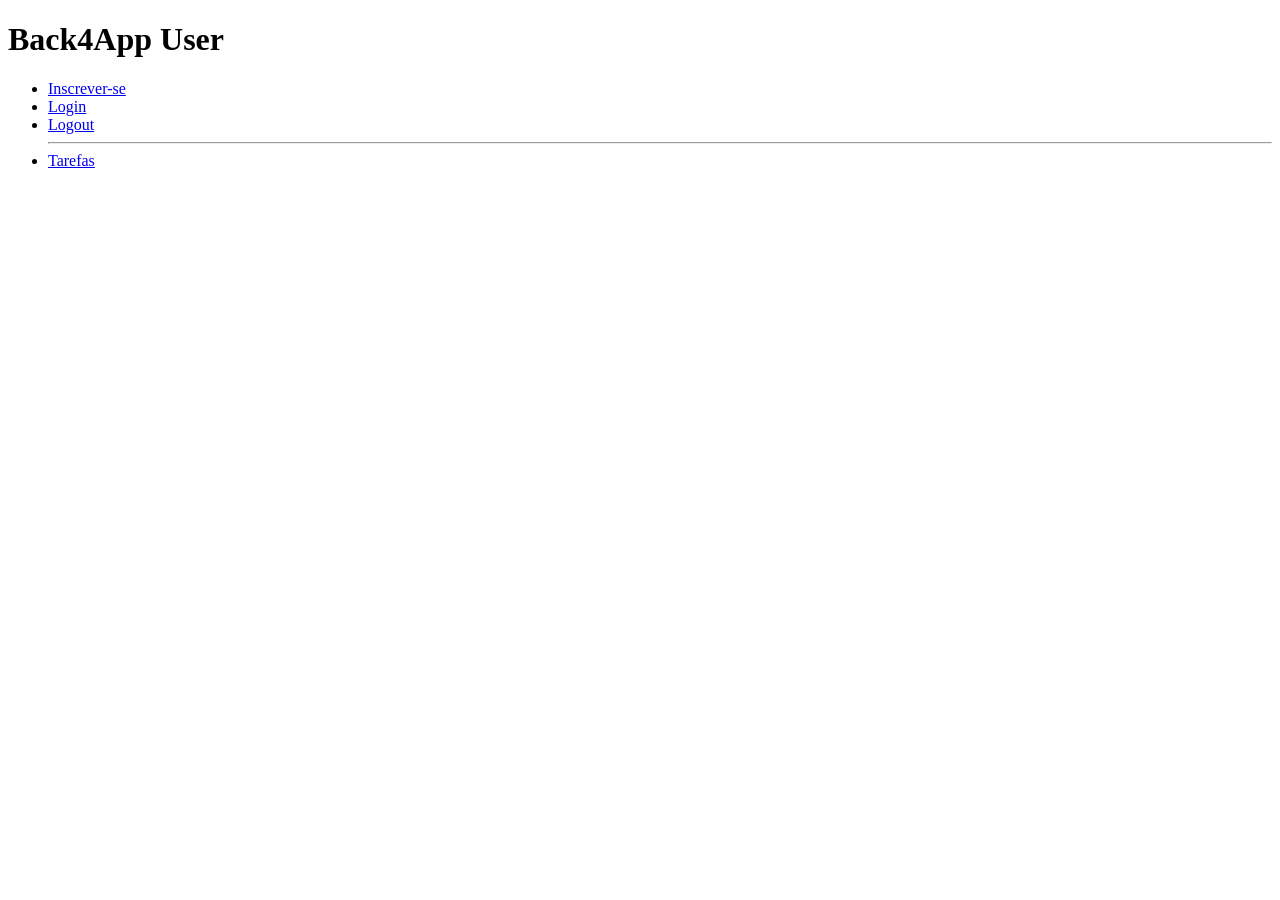
<file: loginTacDri/index.html>
<!DOCTYPE html>
<html lang="en">
  <head>
    <meta charset="UTF-8" />
    <meta name="viewport" content="width=device-width, initial-scale=1.0" />
    <title>Back4App User</title>
    <script src="./script.js" defer></script>
  </head>
  <body>
    <h1 id="h1IndexTitle">Back4App User</h1>
    <ul>
      <li><a href="./signup.html">Inscrever-se</a></li>
      <li><a href="./login.html">Login</a></li>
      <li><a href="./logout.html">Logout</a></li>
      <hr />
      <li><a href="./tarefas">Tarefas</a></li>
    </ul>
  </body>
</html>
</file>
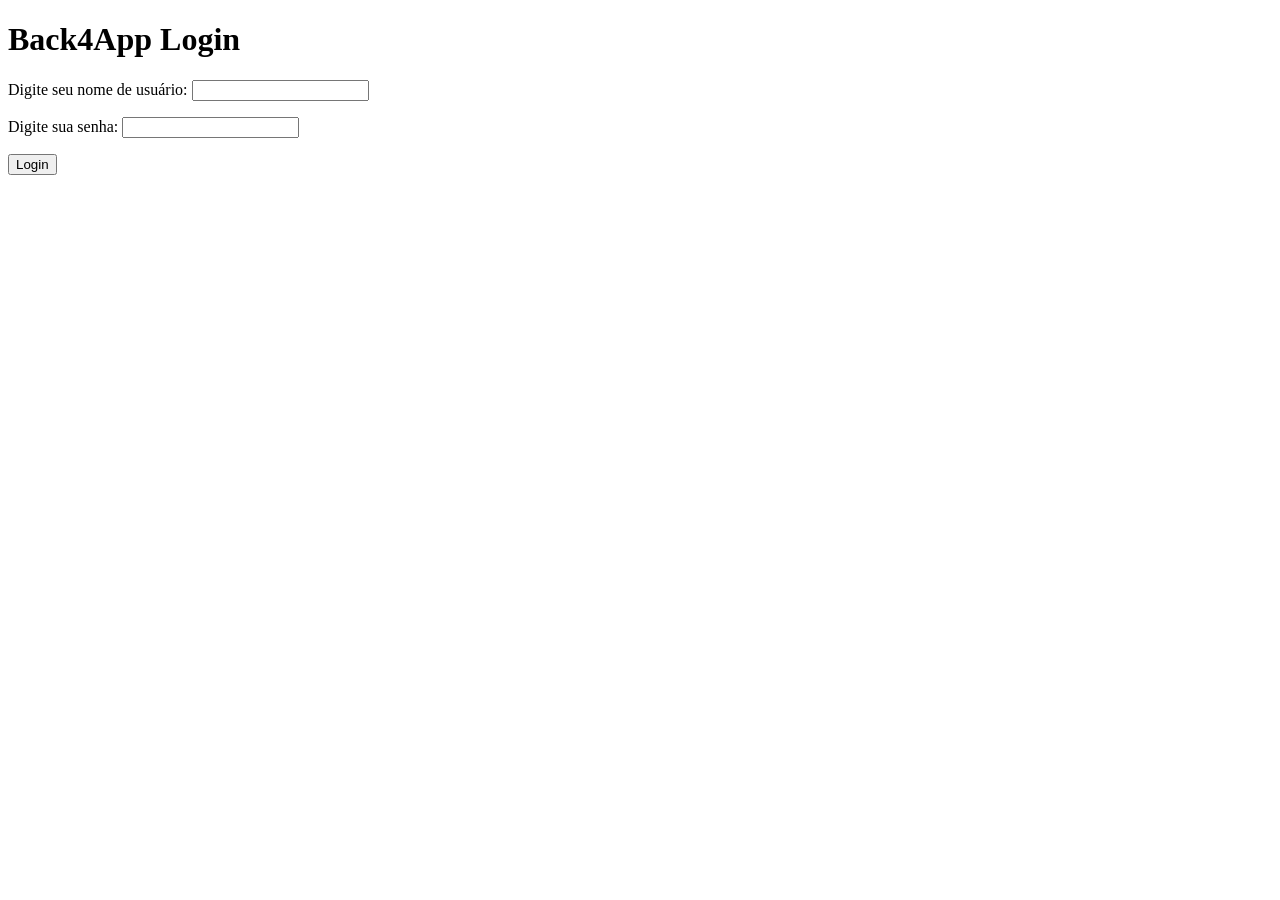
<file: loginTacDri/login.html>
<!DOCTYPE html>
<html lang="pt-br">
  <head>
    <meta charset="UTF-8" />
    <meta name="viewport" content="width=device-width, initial-scale=1.0" />
    <title>Back4App Login</title>
    <script src="./script.js" defer></script>
  </head>
  <body>
    <h1>Back4App Login</h1>
    <p>Digite seu nome de usuário: <input id="inputUsername" /></p>
    <p>Digite sua senha: <input type="password" id="inputPassword" /></p>
    <p><button id="btLogin">Login</button></p>
  </body>
</html>
</file>
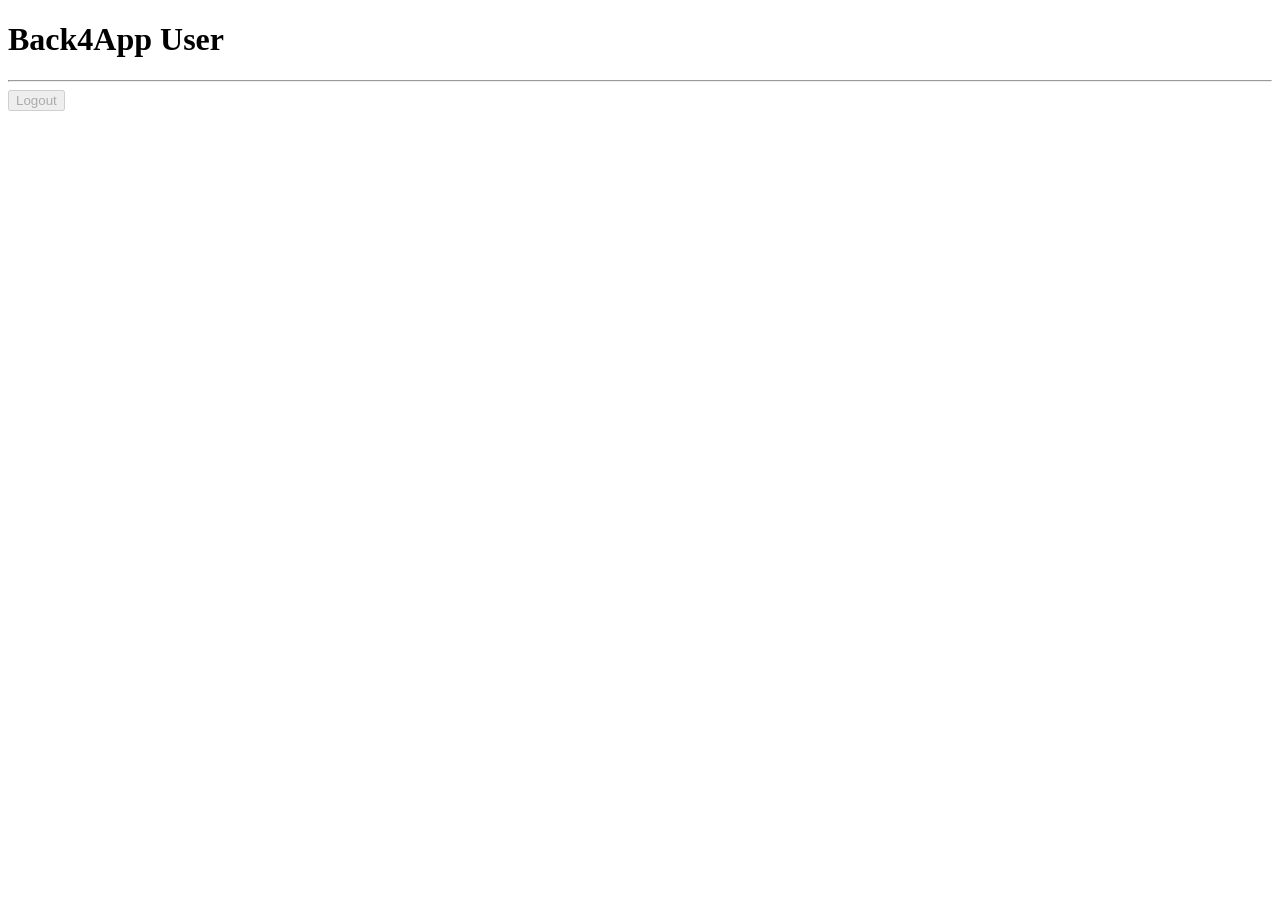
<file: loginTacDri/logout.html>
<!DOCTYPE html>
<html lang="en">
  <head>
    <meta charset="UTF-8" />
    <meta name="viewport" content="width=device-width, initial-scale=1.0" />
    <title>Back4App User</title>
    <script src="./script.js" defer></script>
  </head>
  <body>
    <h1 id="h1IndexTitle">Back4App User</h1>
    <hr />
    <button id="btLogout" disabled>Logout</button>
  </body>
</html>
</file>
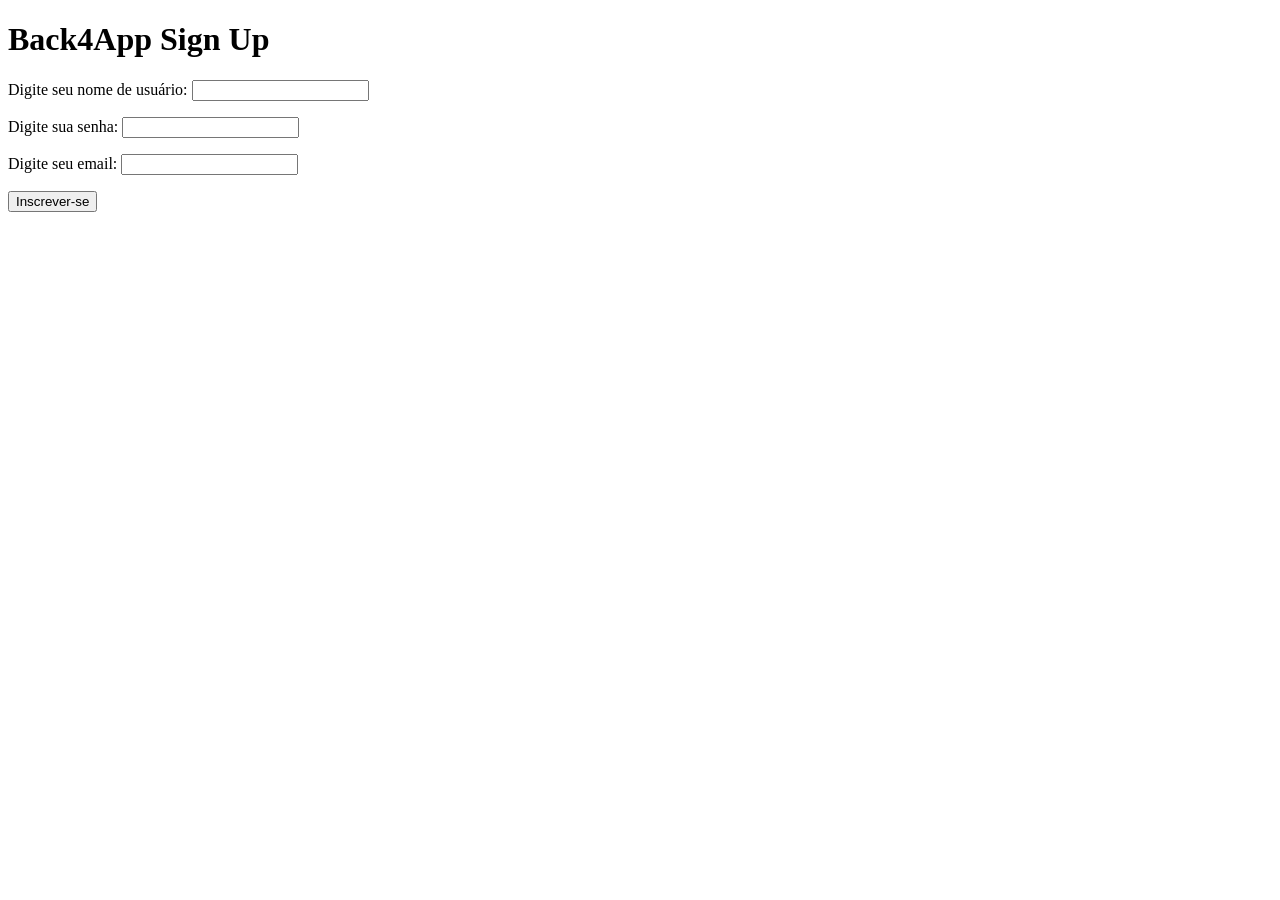
<file: loginTacDri/signup.html>
<!DOCTYPE html>
<html lang="pt-br">
  <head>
    <meta charset="UTF-8" />
    <meta name="viewport" content="width=device-width, initial-scale=1.0" />
    <title>Back4App Sign Up</title>
    <script src="./script.js" defer></script>
  </head>
  <body>
    <h1>Back4App Sign Up</h1>
    <p>Digite seu nome de usuário: <input id="inputUsername" /></p>
    <p>Digite sua senha: <input type="password" id="inputPassword" /></p>
    <p>Digite seu email: <input type="email" id="inputEmail" /></p>
    <p><button id="btSignUp">Inscrever-se</button></p>
  </body>
</html>
</file>
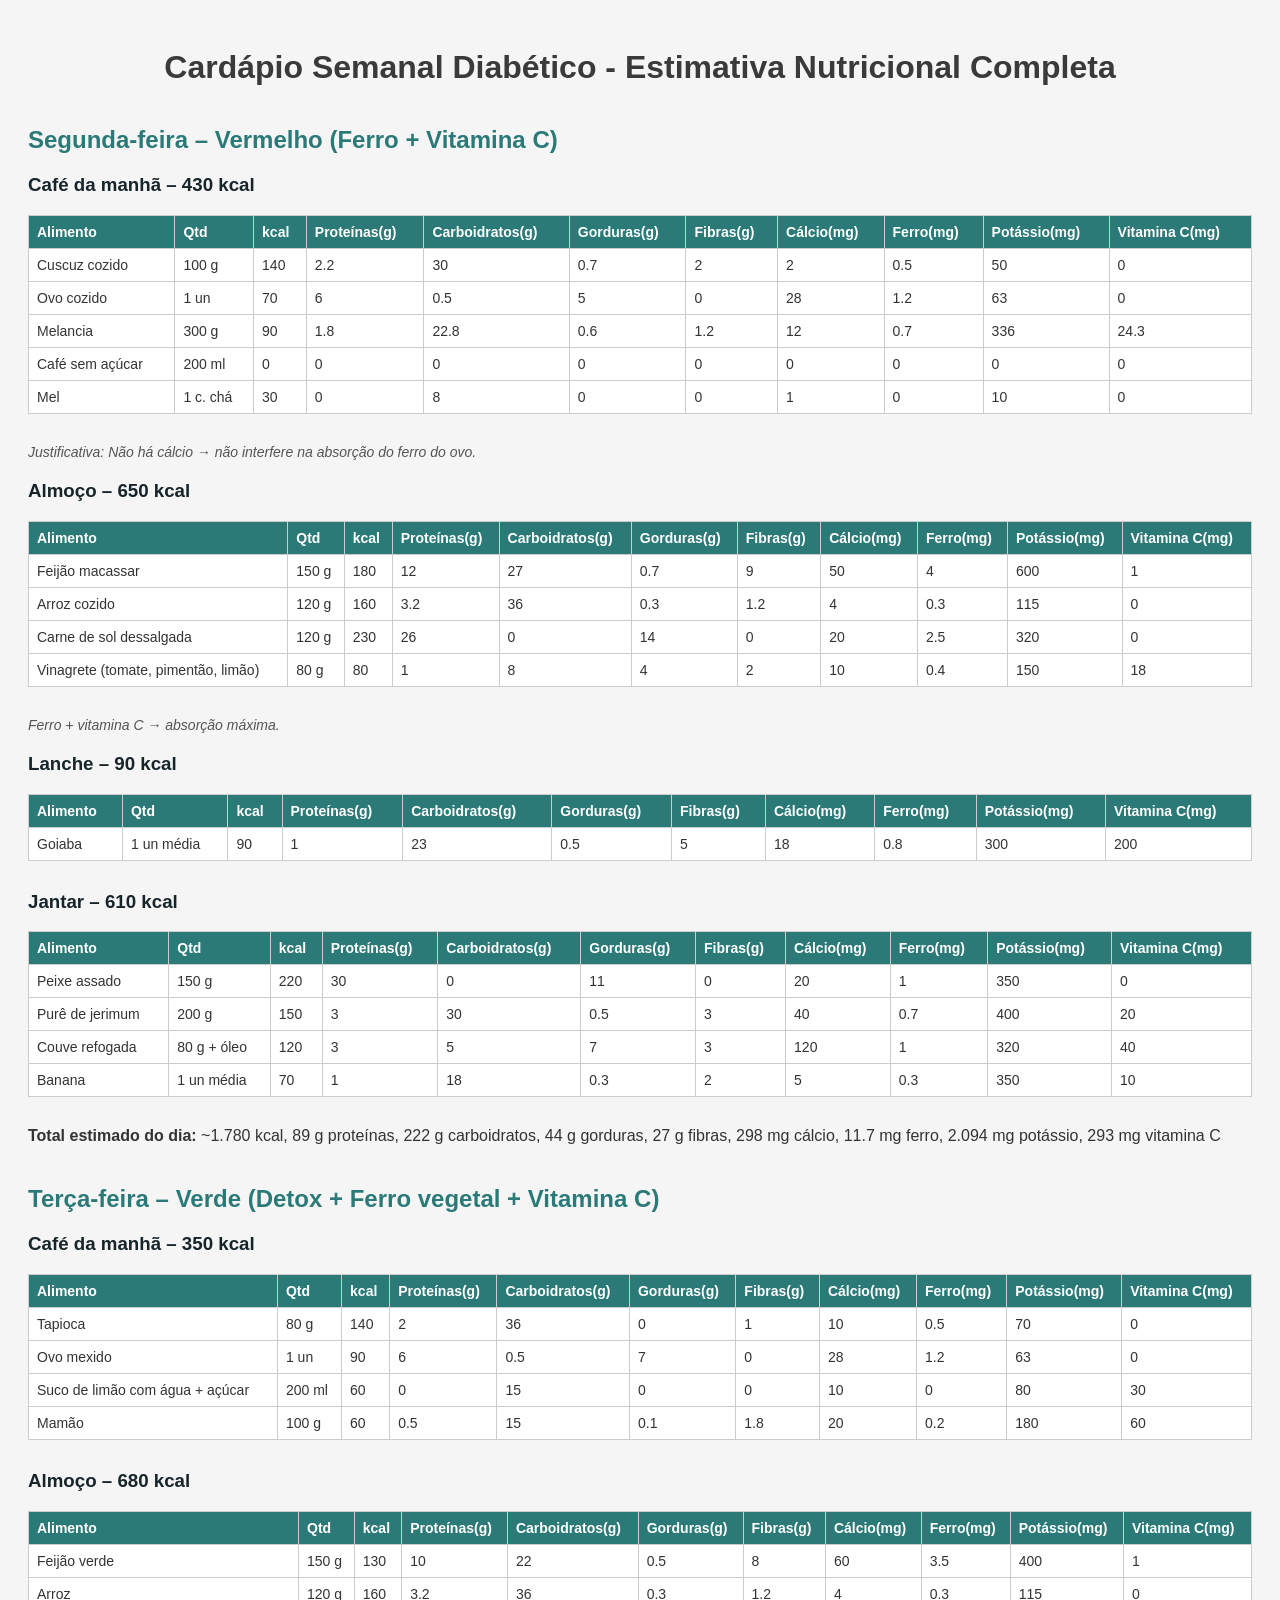
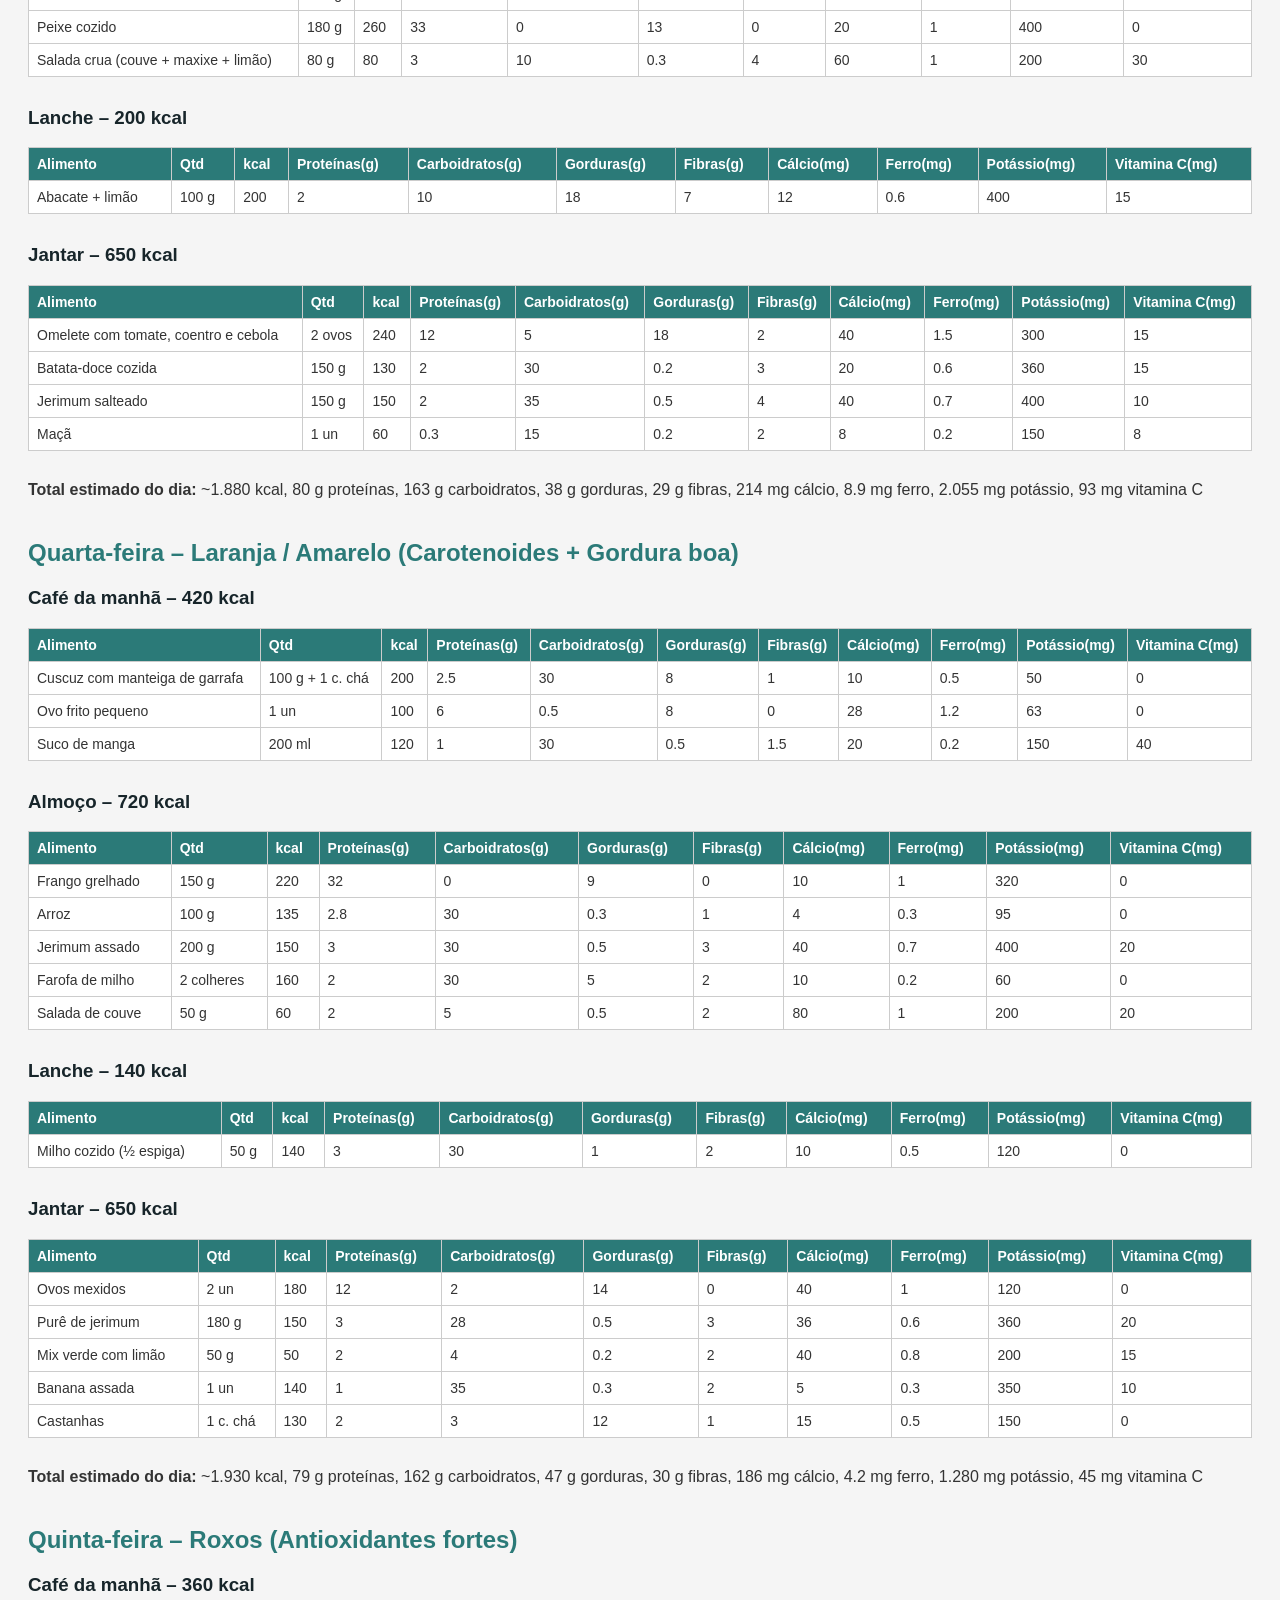
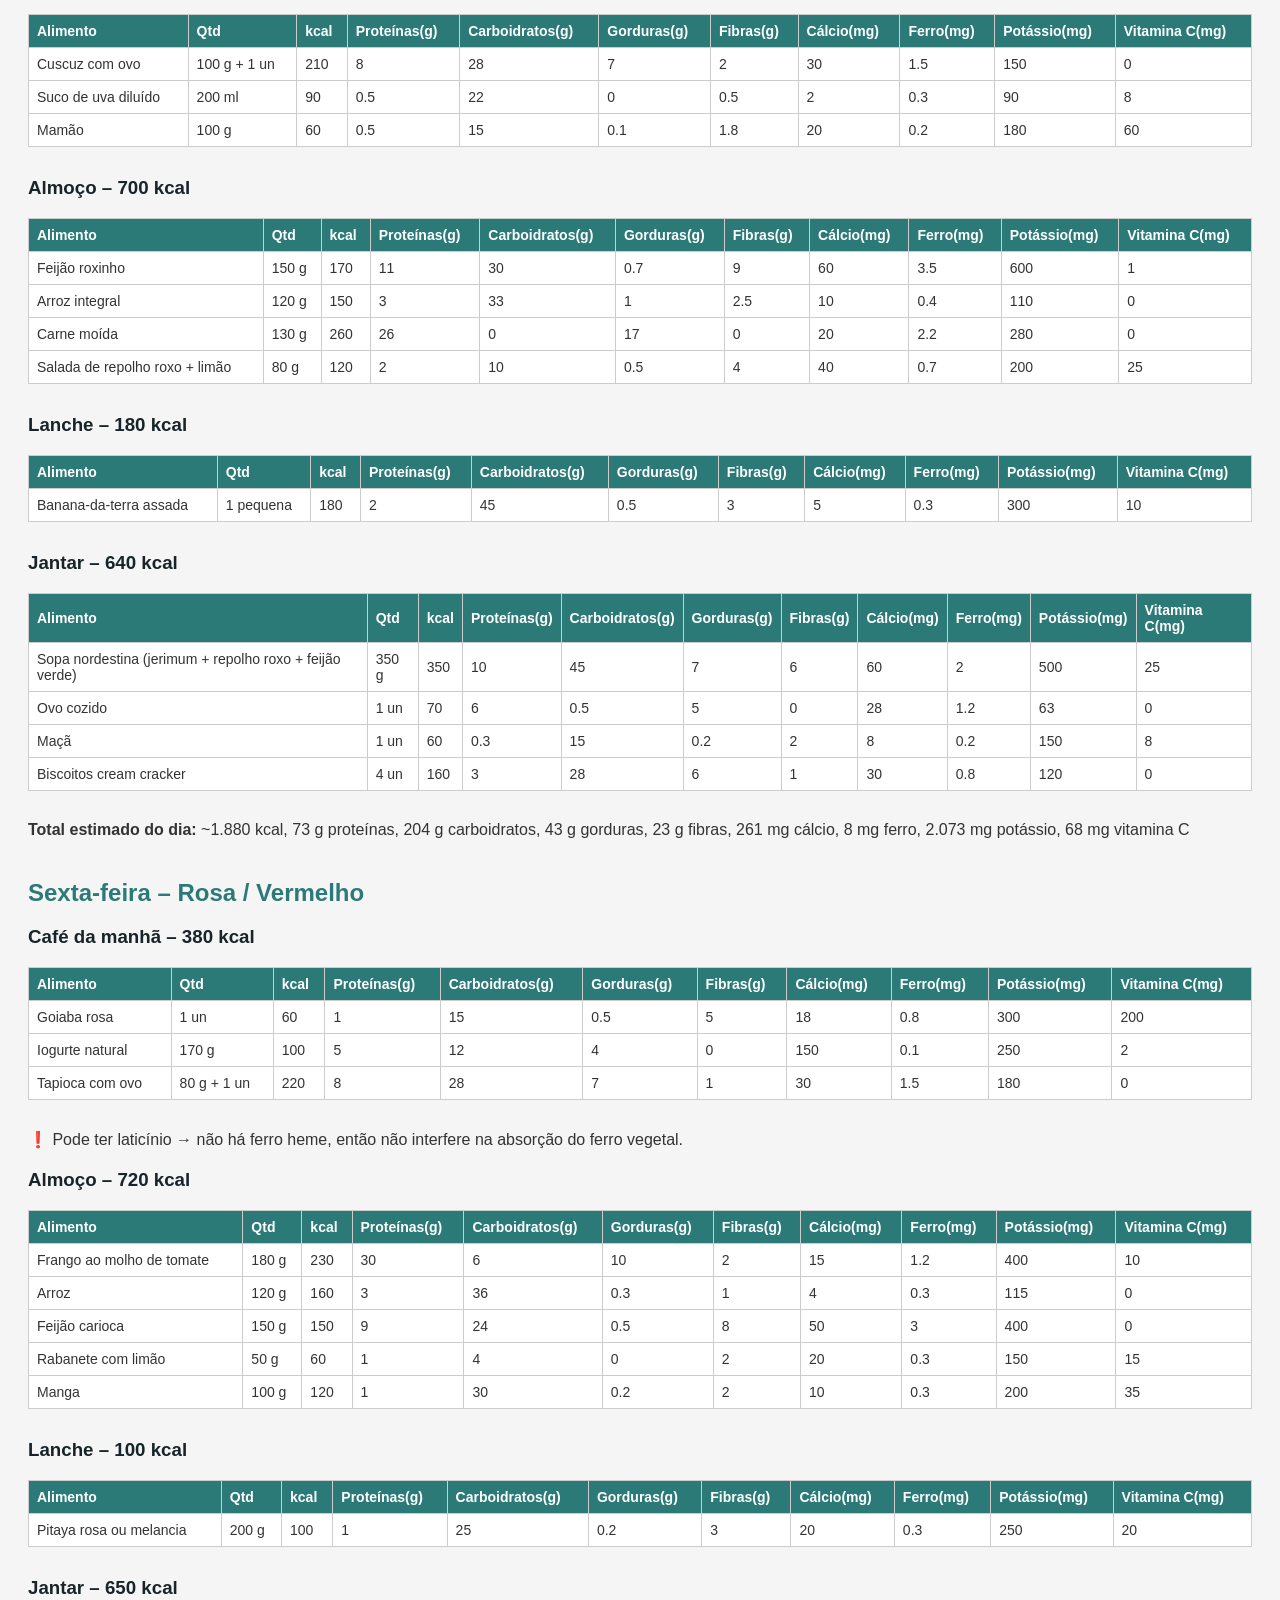
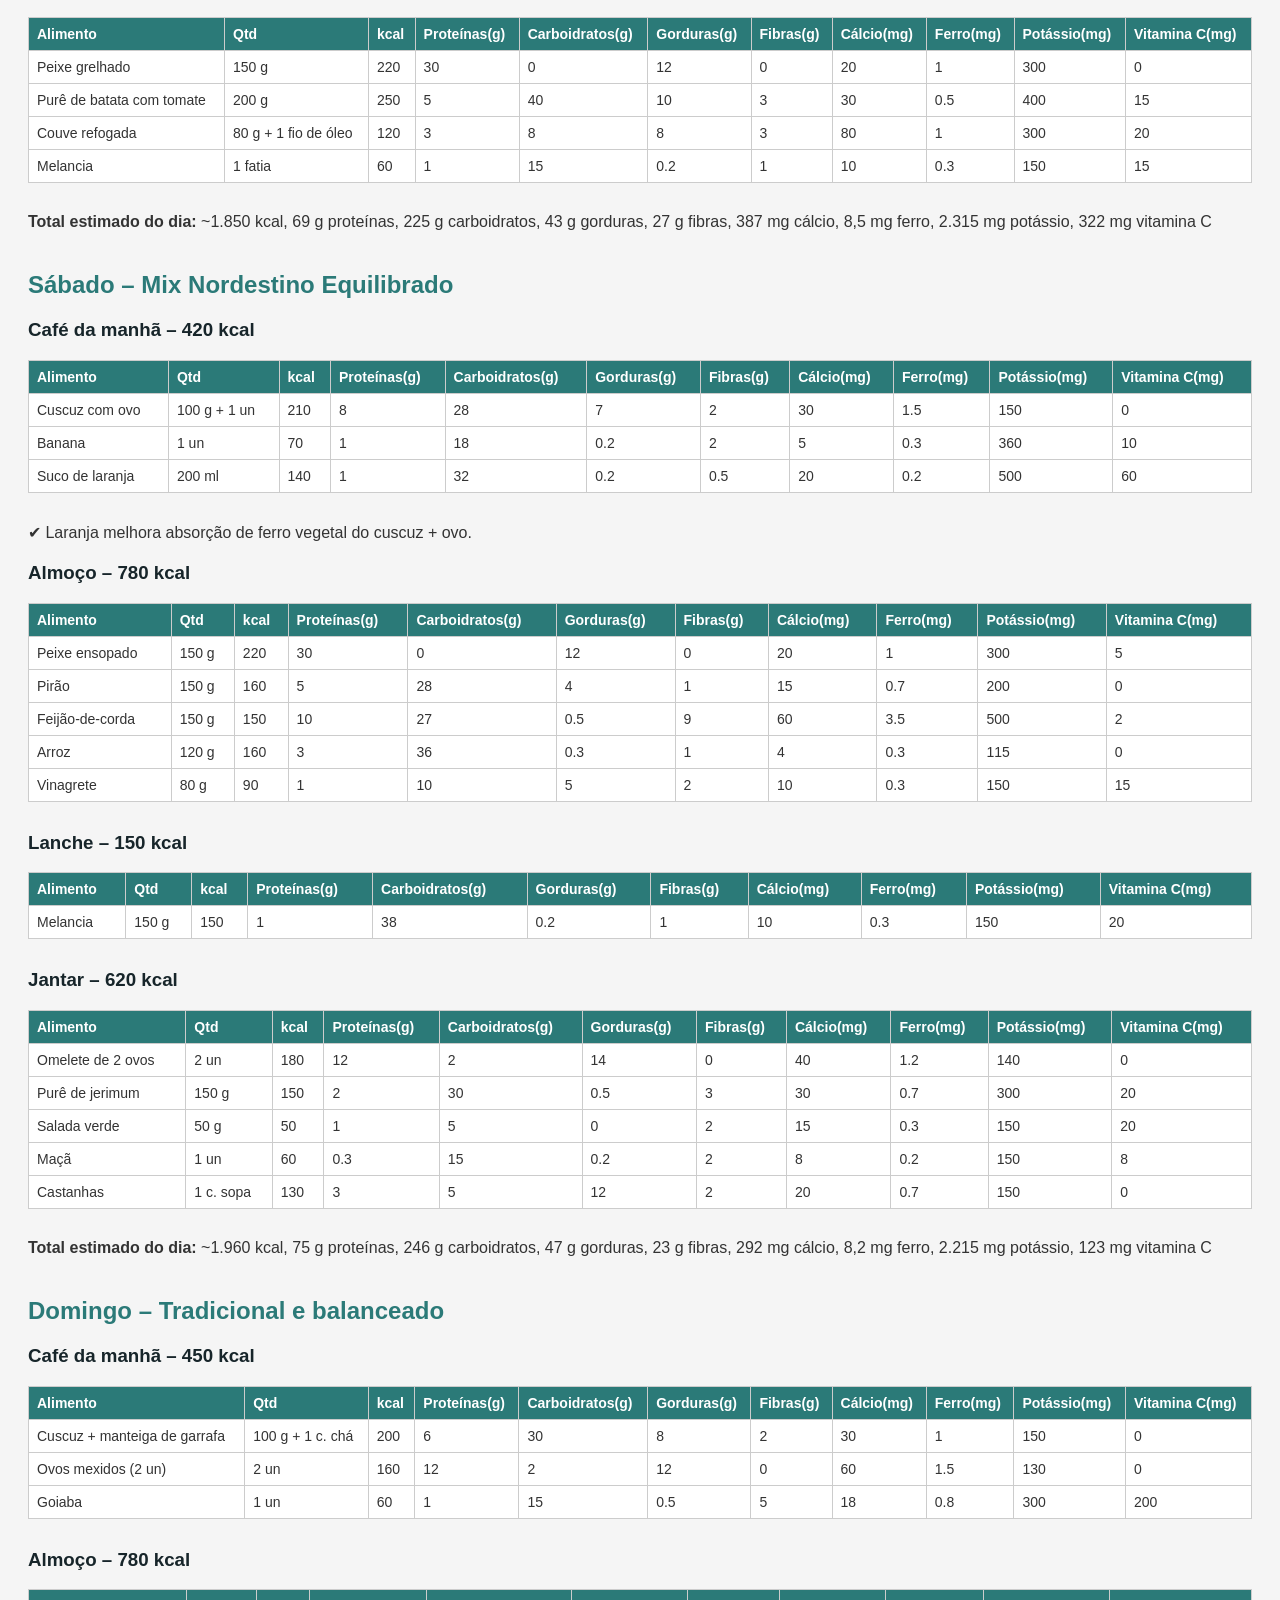
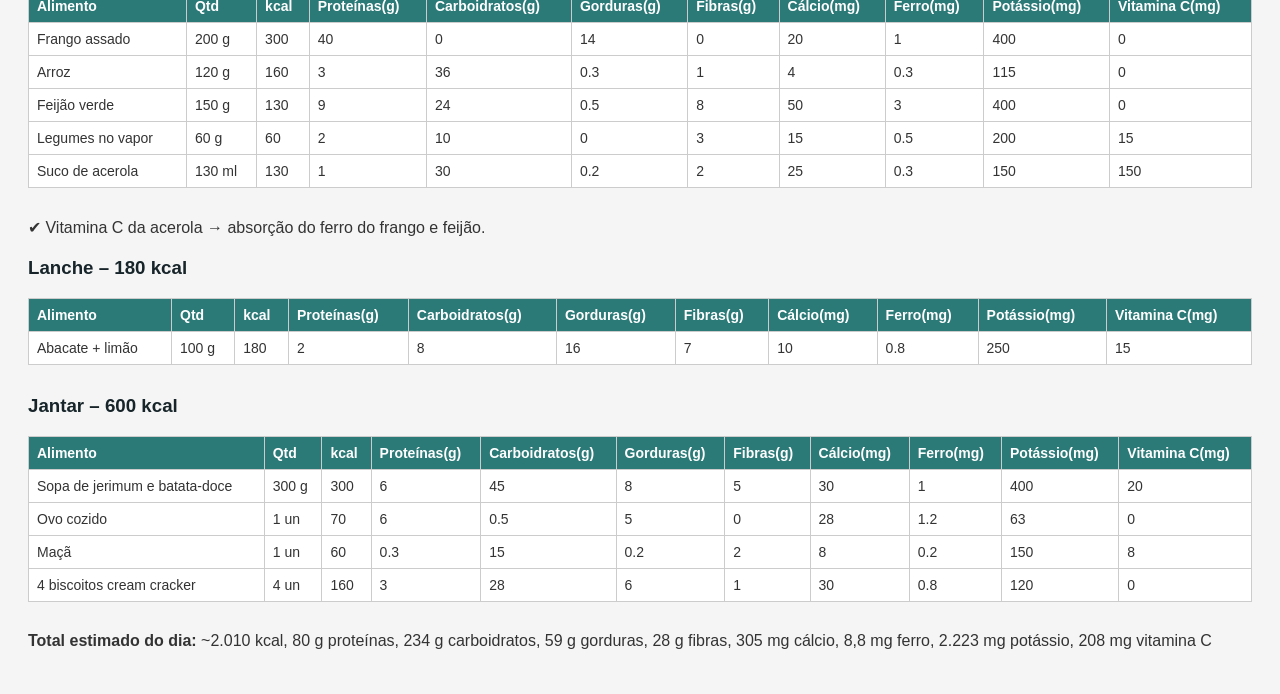
<file: Planejamento Dietético/diabetes.html>
<!DOCTYPE html>
<html lang="pt-BR">
<head>
  <meta charset="UTF-8">
  <meta name="viewport" content="width=device-width, initial-scale=1.0">
  <title>Cardápio Semanal Diabetes - Estimativa Nutricional</title>
  <style>
    body { font-family: Arial, sans-serif; background: #f5f5f5; color: #333; padding: 20px; }
    h1 { color: #3a3a3a; text-align: center; }
    h2 { color: #2b7a78; margin-top: 40px; }
    h3 { color: #17252a; }
    table { border-collapse: collapse; width: 100%; margin-bottom: 30px; background: #fff; }
    th, td { border: 1px solid #ccc; padding: 8px; text-align: left; font-size: 14px; }
    th { background: #2b7a78; color: #fff; }
    .meal { margin-bottom: 20px; }
    .note { font-size: 14px; font-style: italic; color: #555; }
  </style>
</head>
<body>
  <h1>Cardápio Semanal Diabético - Estimativa Nutricional Completa</h1>

  <!-- SEGUNDA-FEIRA -->
  <section class="day">
    <h2>Segunda-feira – Vermelho (Ferro + Vitamina C)</h2>

    <div class="meal">
      <h3>Café da manhã – 430 kcal</h3>
      <table>
        <tr><th>Alimento</th><th>Qtd</th><th>kcal</th><th>Proteínas(g)</th><th>Carboidratos(g)</th><th>Gorduras(g)</th><th>Fibras(g)</th><th>Cálcio(mg)</th><th>Ferro(mg)</th><th>Potássio(mg)</th><th>Vitamina C(mg)</th></tr>
        <tr><td>Cuscuz cozido</td><td>100 g</td><td>140</td><td>2.2</td><td>30</td><td>0.7</td><td>2</td><td>2</td><td>0.5</td><td>50</td><td>0</td></tr>
        <tr><td>Ovo cozido</td><td>1 un</td><td>70</td><td>6</td><td>0.5</td><td>5</td><td>0</td><td>28</td><td>1.2</td><td>63</td><td>0</td></tr>
        <tr><td>Melancia</td><td>300 g</td><td>90</td><td>1.8</td><td>22.8</td><td>0.6</td><td>1.2</td><td>12</td><td>0.7</td><td>336</td><td>24.3</td></tr>
        <tr><td>Café sem açúcar</td><td>200 ml</td><td>0</td><td>0</td><td>0</td><td>0</td><td>0</td><td>0</td><td>0</td><td>0</td><td>0</td></tr>
        <tr><td>Mel</td><td>1 c. chá</td><td>30</td><td>0</td><td>8</td><td>0</td><td>0</td><td>1</td><td>0</td><td>10</td><td>0</td></tr>
      </table>
      <p class="note">Justificativa: Não há cálcio → não interfere na absorção do ferro do ovo.</p>
    </div>

    <div class="meal">
      <h3>Almoço – 650 kcal</h3>
      <table>
        <tr><th>Alimento</th><th>Qtd</th><th>kcal</th><th>Proteínas(g)</th><th>Carboidratos(g)</th><th>Gorduras(g)</th><th>Fibras(g)</th><th>Cálcio(mg)</th><th>Ferro(mg)</th><th>Potássio(mg)</th><th>Vitamina C(mg)</th></tr>
        <tr><td>Feijão macassar</td><td>150 g</td><td>180</td><td>12</td><td>27</td><td>0.7</td><td>9</td><td>50</td><td>4</td><td>600</td><td>1</td></tr>
        <tr><td>Arroz cozido</td><td>120 g</td><td>160</td><td>3.2</td><td>36</td><td>0.3</td><td>1.2</td><td>4</td><td>0.3</td><td>115</td><td>0</td></tr>
        <tr><td>Carne de sol dessalgada</td><td>120 g</td><td>230</td><td>26</td><td>0</td><td>14</td><td>0</td><td>20</td><td>2.5</td><td>320</td><td>0</td></tr>
        <tr><td>Vinagrete (tomate, pimentão, limão)</td><td>80 g</td><td>80</td><td>1</td><td>8</td><td>4</td><td>2</td><td>10</td><td>0.4</td><td>150</td><td>18</td></tr>
      </table>
      <p class="note">Ferro + vitamina C → absorção máxima.</p>
    </div>

    <div class="meal">
      <h3>Lanche – 90 kcal</h3>
      <table>
        <tr><th>Alimento</th><th>Qtd</th><th>kcal</th><th>Proteínas(g)</th><th>Carboidratos(g)</th><th>Gorduras(g)</th><th>Fibras(g)</th><th>Cálcio(mg)</th><th>Ferro(mg)</th><th>Potássio(mg)</th><th>Vitamina C(mg)</th></tr>
        <tr><td>Goiaba</td><td>1 un média</td><td>90</td><td>1</td><td>23</td><td>0.5</td><td>5</td><td>18</td><td>0.8</td><td>300</td><td>200</td></tr>
      </table>
    </div>

    <div class="meal">
      <h3>Jantar – 610 kcal</h3>
      <table>
        <tr><th>Alimento</th><th>Qtd</th><th>kcal</th><th>Proteínas(g)</th><th>Carboidratos(g)</th><th>Gorduras(g)</th><th>Fibras(g)</th><th>Cálcio(mg)</th><th>Ferro(mg)</th><th>Potássio(mg)</th><th>Vitamina C(mg)</th></tr>
        <tr><td>Peixe assado</td><td>150 g</td><td>220</td><td>30</td><td>0</td><td>11</td><td>0</td><td>20</td><td>1</td><td>350</td><td>0</td></tr>
        <tr><td>Purê de jerimum</td><td>200 g</td><td>150</td><td>3</td><td>30</td><td>0.5</td><td>3</td><td>40</td><td>0.7</td><td>400</td><td>20</td></tr>
        <tr><td>Couve refogada</td><td>80 g + óleo</td><td>120</td><td>3</td><td>5</td><td>7</td><td>3</td><td>120</td><td>1</td><td>320</td><td>40</td></tr>
        <tr><td>Banana</td><td>1 un média</td><td>70</td><td>1</td><td>18</td><td>0.3</td><td>2</td><td>5</td><td>0.3</td><td>350</td><td>10</td></tr>
      </table>
    </div>

    <p><strong>Total estimado do dia:</strong> ~1.780 kcal, 89 g proteínas, 222 g carboidratos, 44 g gorduras, 27 g fibras, 298 mg cálcio, 11.7 mg ferro, 2.094 mg potássio, 293 mg vitamina C</p>
  </section>

  <!-- TERÇA-FEIRA -->
  <section class="day">
    <h2>Terça-feira – Verde (Detox + Ferro vegetal + Vitamina C)</h2>

    <div class="meal">
      <h3>Café da manhã – 350 kcal</h3>
      <table>
        <tr><th>Alimento</th><th>Qtd</th><th>kcal</th><th>Proteínas(g)</th><th>Carboidratos(g)</th><th>Gorduras(g)</th><th>Fibras(g)</th><th>Cálcio(mg)</th><th>Ferro(mg)</th><th>Potássio(mg)</th><th>Vitamina C(mg)</th></tr>
        <tr><td>Tapioca</td><td>80 g</td><td>140</td><td>2</td><td>36</td><td>0</td><td>1</td><td>10</td><td>0.5</td><td>70</td><td>0</td></tr>
        <tr><td>Ovo mexido</td><td>1 un</td><td>90</td><td>6</td><td>0.5</td><td>7</td><td>0</td><td>28</td><td>1.2</td><td>63</td><td>0</td></tr>
        <tr><td>Suco de limão com água + açúcar</td><td>200 ml</td><td>60</td><td>0</td><td>15</td><td>0</td><td>0</td><td>10</td><td>0</td><td>80</td><td>30</td></tr>
        <tr><td>Mamão</td><td>100 g</td><td>60</td><td>0.5</td><td>15</td><td>0.1</td><td>1.8</td><td>20</td><td>0.2</td><td>180</td><td>60</td></tr>
      </table>
    </div>

    <div class="meal">
      <h3>Almoço – 680 kcal</h3>
      <table>
        <tr><th>Alimento</th><th>Qtd</th><th>kcal</th><th>Proteínas(g)</th><th>Carboidratos(g)</th><th>Gorduras(g)</th><th>Fibras(g)</th><th>Cálcio(mg)</th><th>Ferro(mg)</th><th>Potássio(mg)</th><th>Vitamina C(mg)</th></tr>
        <tr><td>Feijão verde</td><td>150 g</td><td>130</td><td>10</td><td>22</td><td>0.5</td><td>8</td><td>60</td><td>3.5</td><td>400</td><td>1</td></tr>
        <tr><td>Arroz</td><td>120 g</td><td>160</td><td>3.2</td><td>36</td><td>0.3</td><td>1.2</td><td>4</td><td>0.3</td><td>115</td><td>0</td></tr>
        <tr><td>Peixe cozido</td><td>180 g</td><td>260</td><td>33</td><td>0</td><td>13</td><td>0</td><td>20</td><td>1</td><td>400</td><td>0</td></tr>
        <tr><td>Salada crua (couve + maxixe + limão)</td><td>80 g</td><td>80</td><td>3</td><td>10</td><td>0.3</td><td>4</td><td>60</td><td>1</td><td>200</td><td>30</td></tr>
      </table>
    </div>

    <div class="meal">
      <h3>Lanche – 200 kcal</h3>
      <table>
        <tr><th>Alimento</th><th>Qtd</th><th>kcal</th><th>Proteínas(g)</th><th>Carboidratos(g)</th><th>Gorduras(g)</th><th>Fibras(g)</th><th>Cálcio(mg)</th><th>Ferro(mg)</th><th>Potássio(mg)</th><th>Vitamina C(mg)</th></tr>
        <tr><td>Abacate + limão</td><td>100 g</td><td>200</td><td>2</td><td>10</td><td>18</td><td>7</td><td>12</td><td>0.6</td><td>400</td><td>15</td></tr>
      </table>
    </div>

    <div class="meal">
      <h3>Jantar – 650 kcal</h3>
      <table>
        <tr><th>Alimento</th><th>Qtd</th><th>kcal</th><th>Proteínas(g)</th><th>Carboidratos(g)</th><th>Gorduras(g)</th><th>Fibras(g)</th><th>Cálcio(mg)</th><th>Ferro(mg)</th><th>Potássio(mg)</th><th>Vitamina C(mg)</th></tr>
        <tr><td>Omelete com tomate, coentro e cebola</td><td>2 ovos</td><td>240</td><td>12</td><td>5</td><td>18</td><td>2</td><td>40</td><td>1.5</td><td>300</td><td>15</td></tr>
        <tr><td>Batata-doce cozida</td><td>150 g</td><td>130</td><td>2</td><td>30</td><td>0.2</td><td>3</td><td>20</td><td>0.6</td><td>360</td><td>15</td></tr>
        <tr><td>Jerimum salteado</td><td>150 g</td><td>150</td><td>2</td><td>35</td><td>0.5</td><td>4</td><td>40</td><td>0.7</td><td>400</td><td>10</td></tr>
        <tr><td>Maçã</td><td>1 un</td><td>60</td><td>0.3</td><td>15</td><td>0.2</td><td>2</td><td>8</td><td>0.2</td><td>150</td><td>8</td></tr>
      </table>
    </div>

    <p><strong>Total estimado do dia:</strong> ~1.880 kcal, 80 g proteínas, 163 g carboidratos, 38 g gorduras, 29 g fibras, 214 mg cálcio, 8.9 mg ferro, 2.055 mg potássio, 93 mg vitamina C</p>
  </section>

  <!-- QUARTA-FEIRA -->
  <section class="day">
    <h2>Quarta-feira – Laranja / Amarelo (Carotenoides + Gordura boa)</h2>
    <!-- Café da manhã -->
    <div class="meal">
      <h3>Café da manhã – 420 kcal</h3>
      <table>
        <tr><th>Alimento</th><th>Qtd</th><th>kcal</th><th>Proteínas(g)</th><th>Carboidratos(g)</th><th>Gorduras(g)</th><th>Fibras(g)</th><th>Cálcio(mg)</th><th>Ferro(mg)</th><th>Potássio(mg)</th><th>Vitamina C(mg)</th></tr>
        <tr><td>Cuscuz com manteiga de garrafa</td><td>100 g + 1 c. chá</td><td>200</td><td>2.5</td><td>30</td><td>8</td><td>1</td><td>10</td><td>0.5</td><td>50</td><td>0</td></tr>
        <tr><td>Ovo frito pequeno</td><td>1 un</td><td>100</td><td>6</td><td>0.5</td><td>8</td><td>0</td><td>28</td><td>1.2</td><td>63</td><td>0</td></tr>
        <tr><td>Suco de manga</td><td>200 ml</td><td>120</td><td>1</td><td>30</td><td>0.5</td><td>1.5</td><td>20</td><td>0.2</td><td>150</td><td>40</td></tr>
      </table>
    </div>

    <!-- Almoço -->
    <div class="meal">
      <h3>Almoço – 720 kcal</h3>
      <table>
        <tr><th>Alimento</th><th>Qtd</th><th>kcal</th><th>Proteínas(g)</th><th>Carboidratos(g)</th><th>Gorduras(g)</th><th>Fibras(g)</th><th>Cálcio(mg)</th><th>Ferro(mg)</th><th>Potássio(mg)</th><th>Vitamina C(mg)</th></tr>
        <tr><td>Frango grelhado</td><td>150 g</td><td>220</td><td>32</td><td>0</td><td>9</td><td>0</td><td>10</td><td>1</td><td>320</td><td>0</td></tr>
        <tr><td>Arroz</td><td>100 g</td><td>135</td><td>2.8</td><td>30</td><td>0.3</td><td>1</td><td>4</td><td>0.3</td><td>95</td><td>0</td></tr>
        <tr><td>Jerimum assado</td><td>200 g</td><td>150</td><td>3</td><td>30</td><td>0.5</td><td>3</td><td>40</td><td>0.7</td><td>400</td><td>20</td></tr>
        <tr><td>Farofa de milho</td><td>2 colheres</td><td>160</td><td>2</td><td>30</td><td>5</td><td>2</td><td>10</td><td>0.2</td><td>60</td><td>0</td></tr>
        <tr><td>Salada de couve</td><td>50 g</td><td>60</td><td>2</td><td>5</td><td>0.5</td><td>2</td><td>80</td><td>1</td><td>200</td><td>20</td></tr>
      </table>
    </div>

    <!-- Lanche -->
    <div class="meal">
      <h3>Lanche – 140 kcal</h3>
      <table>
        <tr><th>Alimento</th><th>Qtd</th><th>kcal</th><th>Proteínas(g)</th><th>Carboidratos(g)</th><th>Gorduras(g)</th><th>Fibras(g)</th><th>Cálcio(mg)</th><th>Ferro(mg)</th><th>Potássio(mg)</th><th>Vitamina C(mg)</th></tr>
        <tr><td>Milho cozido (½ espiga)</td><td>50 g</td><td>140</td><td>3</td><td>30</td><td>1</td><td>2</td><td>10</td><td>0.5</td><td>120</td><td>0</td></tr>
      </table>
    </div>

    <!-- Jantar -->
    <div class="meal">
      <h3>Jantar – 650 kcal</h3>
      <table>
        <tr><th>Alimento</th><th>Qtd</th><th>kcal</th><th>Proteínas(g)</th><th>Carboidratos(g)</th><th>Gorduras(g)</th><th>Fibras(g)</th><th>Cálcio(mg)</th><th>Ferro(mg)</th><th>Potássio(mg)</th><th>Vitamina C(mg)</th></tr>
        <tr><td>Ovos mexidos</td><td>2 un</td><td>180</td><td>12</td><td>2</td><td>14</td><td>0</td><td>40</td><td>1</td><td>120</td><td>0</td></tr>
        <tr><td>Purê de jerimum</td><td>180 g</td><td>150</td><td>3</td><td>28</td><td>0.5</td><td>3</td><td>36</td><td>0.6</td><td>360</td><td>20</td></tr>
        <tr><td>Mix verde com limão</td><td>50 g</td><td>50</td><td>2</td><td>4</td><td>0.2</td><td>2</td><td>40</td><td>0.8</td><td>200</td><td>15</td></tr>
        <tr><td>Banana assada</td><td>1 un</td><td>140</td><td>1</td><td>35</td><td>0.3</td><td>2</td><td>5</td><td>0.3</td><td>350</td><td>10</td></tr>
        <tr><td>Castanhas</td><td>1 c. chá</td><td>130</td><td>2</td><td>3</td><td>12</td><td>1</td><td>15</td><td>0.5</td><td>150</td><td>0</td></tr>
      </table>
    </div>

    <p><strong>Total estimado do dia:</strong> ~1.930 kcal, 79 g proteínas, 162 g carboidratos, 47 g gorduras, 30 g fibras, 186 mg cálcio, 4.2 mg ferro, 1.280 mg potássio, 45 mg vitamina C</p>
  </section>

    <!-- QUINTA-FEIRA -->
  <section class="day">
    <h2>Quinta-feira – Roxos (Antioxidantes fortes)</h2>

    <!-- Café da manhã -->
    <div class="meal">
      <h3>Café da manhã – 360 kcal</h3>
      <table>
        <tr><th>Alimento</th><th>Qtd</th><th>kcal</th><th>Proteínas(g)</th><th>Carboidratos(g)</th><th>Gorduras(g)</th><th>Fibras(g)</th><th>Cálcio(mg)</th><th>Ferro(mg)</th><th>Potássio(mg)</th><th>Vitamina C(mg)</th></tr>
        <tr><td>Cuscuz com ovo</td><td>100 g + 1 un</td><td>210</td><td>8</td><td>28</td><td>7</td><td>2</td><td>30</td><td>1.5</td><td>150</td><td>0</td></tr>
        <tr><td>Suco de uva diluído</td><td>200 ml</td><td>90</td><td>0.5</td><td>22</td><td>0</td><td>0.5</td><td>2</td><td>0.3</td><td>90</td><td>8</td></tr>
        <tr><td>Mamão</td><td>100 g</td><td>60</td><td>0.5</td><td>15</td><td>0.1</td><td>1.8</td><td>20</td><td>0.2</td><td>180</td><td>60</td></tr>
      </table>
    </div>

    <!-- Almoço -->
    <div class="meal">
      <h3>Almoço – 700 kcal</h3>
      <table>
        <tr><th>Alimento</th><th>Qtd</th><th>kcal</th><th>Proteínas(g)</th><th>Carboidratos(g)</th><th>Gorduras(g)</th><th>Fibras(g)</th><th>Cálcio(mg)</th><th>Ferro(mg)</th><th>Potássio(mg)</th><th>Vitamina C(mg)</th></tr>
        <tr><td>Feijão roxinho</td><td>150 g</td><td>170</td><td>11</td><td>30</td><td>0.7</td><td>9</td><td>60</td><td>3.5</td><td>600</td><td>1</td></tr>
        <tr><td>Arroz integral</td><td>120 g</td><td>150</td><td>3</td><td>33</td><td>1</td><td>2.5</td><td>10</td><td>0.4</td><td>110</td><td>0</td></tr>
        <tr><td>Carne moída</td><td>130 g</td><td>260</td><td>26</td><td>0</td><td>17</td><td>0</td><td>20</td><td>2.2</td><td>280</td><td>0</td></tr>
        <tr><td>Salada de repolho roxo + limão</td><td>80 g</td><td>120</td><td>2</td><td>10</td><td>0.5</td><td>4</td><td>40</td><td>0.7</td><td>200</td><td>25</td></tr>
      </table>
    </div>

    <!-- Lanche -->
    <div class="meal">
      <h3>Lanche – 180 kcal</h3>
      <table>
        <tr><th>Alimento</th><th>Qtd</th><th>kcal</th><th>Proteínas(g)</th><th>Carboidratos(g)</th><th>Gorduras(g)</th><th>Fibras(g)</th><th>Cálcio(mg)</th><th>Ferro(mg)</th><th>Potássio(mg)</th><th>Vitamina C(mg)</th></tr>
        <tr><td>Banana-da-terra assada</td><td>1 pequena</td><td>180</td><td>2</td><td>45</td><td>0.5</td><td>3</td><td>5</td><td>0.3</td><td>300</td><td>10</td></tr>
      </table>
    </div>

    <!-- Jantar -->
    <div class="meal">
      <h3>Jantar – 640 kcal</h3>
      <table>
        <tr><th>Alimento</th><th>Qtd</th><th>kcal</th><th>Proteínas(g)</th><th>Carboidratos(g)</th><th>Gorduras(g)</th><th>Fibras(g)</th><th>Cálcio(mg)</th><th>Ferro(mg)</th><th>Potássio(mg)</th><th>Vitamina C(mg)</th></tr>
        <tr><td>Sopa nordestina (jerimum + repolho roxo + feijão verde)</td><td>350 g</td><td>350</td><td>10</td><td>45</td><td>7</td><td>6</td><td>60</td><td>2</td><td>500</td><td>25</td></tr>
        <tr><td>Ovo cozido</td><td>1 un</td><td>70</td><td>6</td><td>0.5</td><td>5</td><td>0</td><td>28</td><td>1.2</td><td>63</td><td>0</td></tr>
        <tr><td>Maçã</td><td>1 un</td><td>60</td><td>0.3</td><td>15</td><td>0.2</td><td>2</td><td>8</td><td>0.2</td><td>150</td><td>8</td></tr>
        <tr><td>Biscoitos cream cracker</td><td>4 un</td><td>160</td><td>3</td><td>28</td><td>6</td><td>1</td><td>30</td><td>0.8</td><td>120</td><td>0</td></tr>
      </table>
    </div>

    <p><strong>Total estimado do dia:</strong> ~1.880 kcal, 73 g proteínas, 204 g carboidratos, 43 g gorduras, 23 g fibras, 261 mg cálcio, 8 mg ferro, 2.073 mg potássio, 68 mg vitamina C</p>
  </section>

<!-- SEXTA-FEIRA – Rosa / Vermelho (Licopeno + Vitamina C) -->
<section class="day">
  <h2>Sexta-feira – Rosa / Vermelho</h2>

  <!-- Café da manhã -->
  <div class="meal">
    <h3>Café da manhã – 380 kcal</h3>
    <table>
      <tr><th>Alimento</th><th>Qtd</th><th>kcal</th><th>Proteínas(g)</th><th>Carboidratos(g)</th><th>Gorduras(g)</th><th>Fibras(g)</th><th>Cálcio(mg)</th><th>Ferro(mg)</th><th>Potássio(mg)</th><th>Vitamina C(mg)</th></tr>
      <tr><td>Goiaba rosa</td><td>1 un</td><td>60</td><td>1</td><td>15</td><td>0.5</td><td>5</td><td>18</td><td>0.8</td><td>300</td><td>200</td></tr>
      <tr><td>Iogurte natural</td><td>170 g</td><td>100</td><td>5</td><td>12</td><td>4</td><td>0</td><td>150</td><td>0.1</td><td>250</td><td>2</td></tr>
      <tr><td>Tapioca com ovo</td><td>80 g + 1 un</td><td>220</td><td>8</td><td>28</td><td>7</td><td>1</td><td>30</td><td>1.5</td><td>180</td><td>0</td></tr>
    </table>
    <p>❗ Pode ter laticínio → não há ferro heme, então não interfere na absorção do ferro vegetal.</p>
  </div>

  <!-- Almoço -->
  <div class="meal">
    <h3>Almoço – 720 kcal</h3>
    <table>
      <tr><th>Alimento</th><th>Qtd</th><th>kcal</th><th>Proteínas(g)</th><th>Carboidratos(g)</th><th>Gorduras(g)</th><th>Fibras(g)</th><th>Cálcio(mg)</th><th>Ferro(mg)</th><th>Potássio(mg)</th><th>Vitamina C(mg)</th></tr>
      <tr><td>Frango ao molho de tomate</td><td>180 g</td><td>230</td><td>30</td><td>6</td><td>10</td><td>2</td><td>15</td><td>1.2</td><td>400</td><td>10</td></tr>
      <tr><td>Arroz</td><td>120 g</td><td>160</td><td>3</td><td>36</td><td>0.3</td><td>1</td><td>4</td><td>0.3</td><td>115</td><td>0</td></tr>
      <tr><td>Feijão carioca</td><td>150 g</td><td>150</td><td>9</td><td>24</td><td>0.5</td><td>8</td><td>50</td><td>3</td><td>400</td><td>0</td></tr>
      <tr><td>Rabanete com limão</td><td>50 g</td><td>60</td><td>1</td><td>4</td><td>0</td><td>2</td><td>20</td><td>0.3</td><td>150</td><td>15</td></tr>
      <tr><td>Manga</td><td>100 g</td><td>120</td><td>1</td><td>30</td><td>0.2</td><td>2</td><td>10</td><td>0.3</td><td>200</td><td>35</td></tr>
    </table>
  </div>

  <!-- Lanche -->
  <div class="meal">
    <h3>Lanche – 100 kcal</h3>
    <table>
      <tr><th>Alimento</th><th>Qtd</th><th>kcal</th><th>Proteínas(g)</th><th>Carboidratos(g)</th><th>Gorduras(g)</th><th>Fibras(g)</th><th>Cálcio(mg)</th><th>Ferro(mg)</th><th>Potássio(mg)</th><th>Vitamina C(mg)</th></tr>
      <tr><td>Pitaya rosa ou melancia</td><td>200 g</td><td>100</td><td>1</td><td>25</td><td>0.2</td><td>3</td><td>20</td><td>0.3</td><td>250</td><td>20</td></tr>
    </table>
  </div>

  <!-- Jantar -->
  <div class="meal">
    <h3>Jantar – 650 kcal</h3>
    <table>
      <tr><th>Alimento</th><th>Qtd</th><th>kcal</th><th>Proteínas(g)</th><th>Carboidratos(g)</th><th>Gorduras(g)</th><th>Fibras(g)</th><th>Cálcio(mg)</th><th>Ferro(mg)</th><th>Potássio(mg)</th><th>Vitamina C(mg)</th></tr>
      <tr><td>Peixe grelhado</td><td>150 g</td><td>220</td><td>30</td><td>0</td><td>12</td><td>0</td><td>20</td><td>1</td><td>300</td><td>0</td></tr>
      <tr><td>Purê de batata com tomate</td><td>200 g</td><td>250</td><td>5</td><td>40</td><td>10</td><td>3</td><td>30</td><td>0.5</td><td>400</td><td>15</td></tr>
      <tr><td>Couve refogada</td><td>80 g + 1 fio de óleo</td><td>120</td><td>3</td><td>8</td><td>8</td><td>3</td><td>80</td><td>1</td><td>300</td><td>20</td></tr>
      <tr><td>Melancia</td><td>1 fatia</td><td>60</td><td>1</td><td>15</td><td>0.2</td><td>1</td><td>10</td><td>0.3</td><td>150</td><td>15</td></tr>
    </table>
  </div>

  <p><strong>Total estimado do dia:</strong> ~1.850 kcal, 69 g proteínas, 225 g carboidratos, 43 g gorduras, 27 g fibras, 387 mg cálcio, 8,5 mg ferro, 2.315 mg potássio, 322 mg vitamina C</p>
</section>

  <!-- SÁBADO – Mix Nordestino Equilibrado -->
  <section class="day">
    <h2>Sábado – Mix Nordestino Equilibrado</h2>

    <!-- Café da manhã -->
    <div class="meal">
      <h3>Café da manhã – 420 kcal</h3>
      <table>
        <tr><th>Alimento</th><th>Qtd</th><th>kcal</th><th>Proteínas(g)</th><th>Carboidratos(g)</th><th>Gorduras(g)</th><th>Fibras(g)</th><th>Cálcio(mg)</th><th>Ferro(mg)</th><th>Potássio(mg)</th><th>Vitamina C(mg)</th></tr>
        <tr><td>Cuscuz com ovo</td><td>100 g + 1 un</td><td>210</td><td>8</td><td>28</td><td>7</td><td>2</td><td>30</td><td>1.5</td><td>150</td><td>0</td></tr>
        <tr><td>Banana</td><td>1 un</td><td>70</td><td>1</td><td>18</td><td>0.2</td><td>2</td><td>5</td><td>0.3</td><td>360</td><td>10</td></tr>
        <tr><td>Suco de laranja</td><td>200 ml</td><td>140</td><td>1</td><td>32</td><td>0.2</td><td>0.5</td><td>20</td><td>0.2</td><td>500</td><td>60</td></tr>
      </table>
      <p>✔ Laranja melhora absorção de ferro vegetal do cuscuz + ovo.</p>
    </div>

    <!-- Almoço -->
    <div class="meal">
      <h3>Almoço – 780 kcal</h3>
      <table>
        <tr><th>Alimento</th><th>Qtd</th><th>kcal</th><th>Proteínas(g)</th><th>Carboidratos(g)</th><th>Gorduras(g)</th><th>Fibras(g)</th><th>Cálcio(mg)</th><th>Ferro(mg)</th><th>Potássio(mg)</th><th>Vitamina C(mg)</th></tr>
        <tr><td>Peixe ensopado</td><td>150 g</td><td>220</td><td>30</td><td>0</td><td>12</td><td>0</td><td>20</td><td>1</td><td>300</td><td>5</td></tr>
        <tr><td>Pirão</td><td>150 g</td><td>160</td><td>5</td><td>28</td><td>4</td><td>1</td><td>15</td><td>0.7</td><td>200</td><td>0</td></tr>
        <tr><td>Feijão-de-corda</td><td>150 g</td><td>150</td><td>10</td><td>27</td><td>0.5</td><td>9</td><td>60</td><td>3.5</td><td>500</td><td>2</td></tr>
        <tr><td>Arroz</td><td>120 g</td><td>160</td><td>3</td><td>36</td><td>0.3</td><td>1</td><td>4</td><td>0.3</td><td>115</td><td>0</td></tr>
        <tr><td>Vinagrete</td><td>80 g</td><td>90</td><td>1</td><td>10</td><td>5</td><td>2</td><td>10</td><td>0.3</td><td>150</td><td>15</td></tr>
      </table>
    </div>

    <!-- Lanche -->
    <div class="meal">
      <h3>Lanche – 150 kcal</h3>
      <table>
        <tr><th>Alimento</th><th>Qtd</th><th>kcal</th><th>Proteínas(g)</th><th>Carboidratos(g)</th><th>Gorduras(g)</th><th>Fibras(g)</th><th>Cálcio(mg)</th><th>Ferro(mg)</th><th>Potássio(mg)</th><th>Vitamina C(mg)</th></tr>
        <tr><td>Melancia</td><td>150 g</td><td>150</td><td>1</td><td>38</td><td>0.2</td><td>1</td><td>10</td><td>0.3</td><td>150</td><td>20</td></tr>
      </table>
    </div>

    <!-- Jantar -->
    <div class="meal">
      <h3>Jantar – 620 kcal</h3>
      <table>
        <tr><th>Alimento</th><th>Qtd</th><th>kcal</th><th>Proteínas(g)</th><th>Carboidratos(g)</th><th>Gorduras(g)</th><th>Fibras(g)</th><th>Cálcio(mg)</th><th>Ferro(mg)</th><th>Potássio(mg)</th><th>Vitamina C(mg)</th></tr>
        <tr><td>Omelete de 2 ovos</td><td>2 un</td><td>180</td><td>12</td><td>2</td><td>14</td><td>0</td><td>40</td><td>1.2</td><td>140</td><td>0</td></tr>
        <tr><td>Purê de jerimum</td><td>150 g</td><td>150</td><td>2</td><td>30</td><td>0.5</td><td>3</td><td>30</td><td>0.7</td><td>300</td><td>20</td></tr>
        <tr><td>Salada verde</td><td>50 g</td><td>50</td><td>1</td><td>5</td><td>0</td><td>2</td><td>15</td><td>0.3</td><td>150</td><td>20</td></tr>
        <tr><td>Maçã</td><td>1 un</td><td>60</td><td>0.3</td><td>15</td><td>0.2</td><td>2</td><td>8</td><td>0.2</td><td>150</td><td>8</td></tr>
        <tr><td>Castanhas</td><td>1 c. sopa</td><td>130</td><td>3</td><td>5</td><td>12</td><td>2</td><td>20</td><td>0.7</td><td>150</td><td>0</td></tr>
      </table>
    </div>

    <p><strong>Total estimado do dia:</strong> ~1.960 kcal, 75 g proteínas, 246 g carboidratos, 47 g gorduras, 23 g fibras, 292 mg cálcio, 8,2 mg ferro, 2.215 mg potássio, 123 mg vitamina C</p>
  </section>

  <!-- DOMINGO – Tradicional e balanceado -->
  <section class="day">
    <h2>Domingo – Tradicional e balanceado</h2>

    <!-- Café da manhã -->
    <div class="meal">
      <h3>Café da manhã – 450 kcal</h3>
      <table>
        <tr><th>Alimento</th><th>Qtd</th><th>kcal</th><th>Proteínas(g)</th><th>Carboidratos(g)</th><th>Gorduras(g)</th><th>Fibras(g)</th><th>Cálcio(mg)</th><th>Ferro(mg)</th><th>Potássio(mg)</th><th>Vitamina C(mg)</th></tr>
        <tr><td>Cuscuz + manteiga de garrafa</td><td>100 g + 1 c. chá</td><td>200</td><td>6</td><td>30</td><td>8</td><td>2</td><td>30</td><td>1</td><td>150</td><td>0</td></tr>
        <tr><td>Ovos mexidos (2 un)</td><td>2 un</td><td>160</td><td>12</td><td>2</td><td>12</td><td>0</td><td>60</td><td>1.5</td><td>130</td><td>0</td></tr>
        <tr><td>Goiaba</td><td>1 un</td><td>60</td><td>1</td><td>15</td><td>0.5</td><td>5</td><td>18</td><td>0.8</td><td>300</td><td>200</td></tr>
      </table>
    </div>

    <!-- Almoço -->
    <div class="meal">
      <h3>Almoço – 780 kcal</h3>
      <table>
        <tr><th>Alimento</th><th>Qtd</th><th>kcal</th><th>Proteínas(g)</th><th>Carboidratos(g)</th><th>Gorduras(g)</th><th>Fibras(g)</th><th>Cálcio(mg)</th><th>Ferro(mg)</th><th>Potássio(mg)</th><th>Vitamina C(mg)</th></tr>
        <tr><td>Frango assado</td><td>200 g</td><td>300</td><td>40</td><td>0</td><td>14</td><td>0</td><td>20</td><td>1</td><td>400</td><td>0</td></tr>
        <tr><td>Arroz</td><td>120 g</td><td>160</td><td>3</td><td>36</td><td>0.3</td><td>1</td><td>4</td><td>0.3</td><td>115</td><td>0</td></tr>
        <tr><td>Feijão verde</td><td>150 g</td><td>130</td><td>9</td><td>24</td><td>0.5</td><td>8</td><td>50</td><td>3</td><td>400</td><td>0</td></tr>
        <tr><td>Legumes no vapor</td><td>60 g</td><td>60</td><td>2</td><td>10</td><td>0</td><td>3</td><td>15</td><td>0.5</td><td>200</td><td>15</td></tr>
        <tr><td>Suco de acerola</td><td>130 ml</td><td>130</td><td>1</td><td>30</td><td>0.2</td><td>2</td><td>25</td><td>0.3</td><td>150</td><td>150</td></tr>
      </table>
      <p>✔ Vitamina C da acerola → absorção do ferro do frango e feijão.</p>
    </div>

    <!-- Lanche -->
    <div class="meal">
      <h3>Lanche – 180 kcal</h3>
      <table>
        <tr><th>Alimento</th><th>Qtd</th><th>kcal</th><th>Proteínas(g)</th><th>Carboidratos(g)</th><th>Gorduras(g)</th><th>Fibras(g)</th><th>Cálcio(mg)</th><th>Ferro(mg)</th><th>Potássio(mg)</th><th>Vitamina C(mg)</th></tr>
        <tr><td>Abacate + limão</td><td>100 g</td><td>180</td><td>2</td><td>8</td><td>16</td><td>7</td><td>10</td><td>0.8</td><td>250</td><td>15</td></tr>
      </table>
    </div>

    <!-- Jantar -->
    <div class="meal">
      <h3>Jantar – 600 kcal</h3>
      <table>
        <tr><th>Alimento</th><th>Qtd</th><th>kcal</th><th>Proteínas(g)</th><th>Carboidratos(g)</th><th>Gorduras(g)</th><th>Fibras(g)</th><th>Cálcio(mg)</th><th>Ferro(mg)</th><th>Potássio(mg)</th><th>Vitamina C(mg)</th></tr>
        <tr><td>Sopa de jerimum e batata-doce</td><td>300 g</td><td>300</td><td>6</td><td>45</td><td>8</td><td>5</td><td>30</td><td>1</td><td>400</td><td>20</td></tr>
        <tr><td>Ovo cozido</td><td>1 un</td><td>70</td><td>6</td><td>0.5</td><td>5</td><td>0</td><td>28</td><td>1.2</td><td>63</td><td>0</td></tr>
        <tr><td>Maçã</td><td>1 un</td><td>60</td><td>0.3</td><td>15</td><td>0.2</td><td>2</td><td>8</td><td>0.2</td><td>150</td><td>8</td></tr>
        <tr><td>4 biscoitos cream cracker</td><td>4 un</td><td>160</td><td>3</td><td>28</td><td>6</td><td>1</td><td>30</td><td>0.8</td><td>120</td><td>0</td></tr>
      </table>
    </div>

    <p><strong>Total estimado do dia:</strong> ~2.010 kcal, 80 g proteínas, 234 g carboidratos, 59 g gorduras, 28 g fibras, 305 mg cálcio, 8,8 mg ferro, 2.223 mg potássio, 208 mg vitamina C</p>
  </section>
</file>
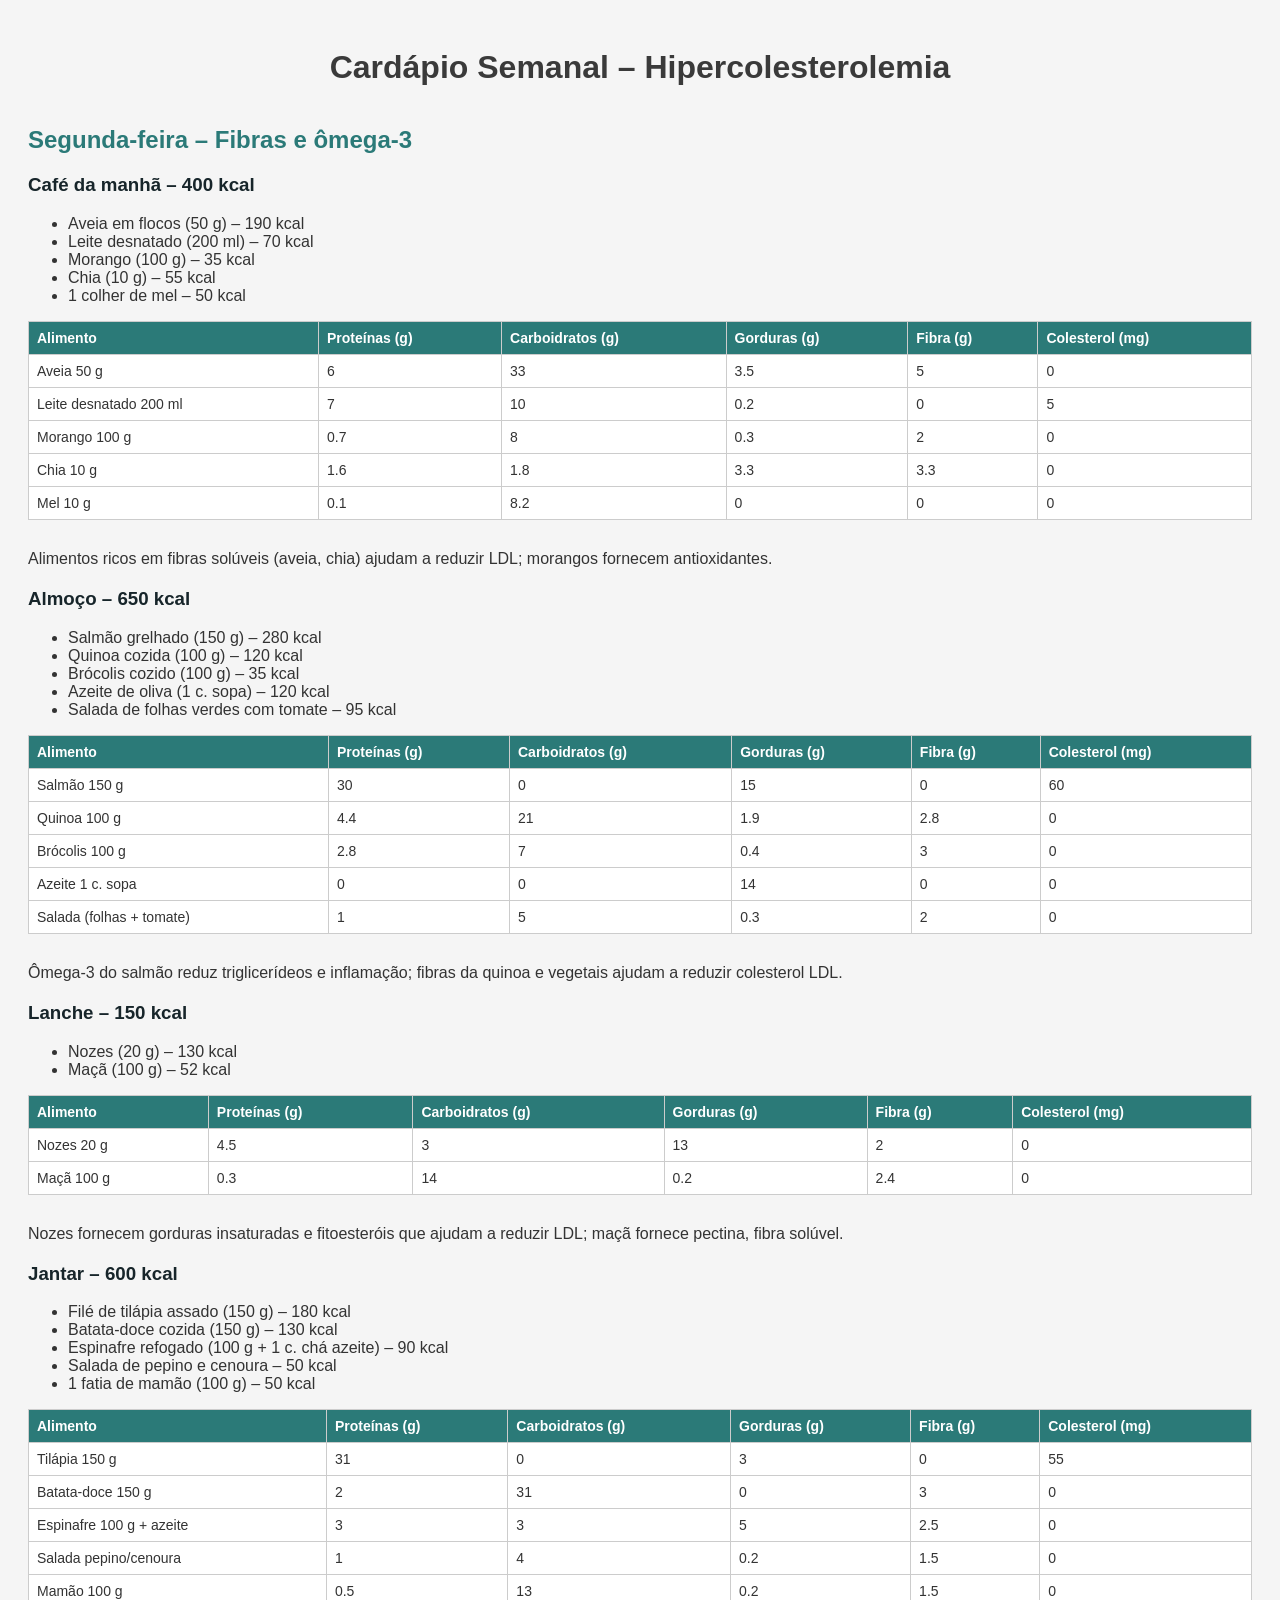
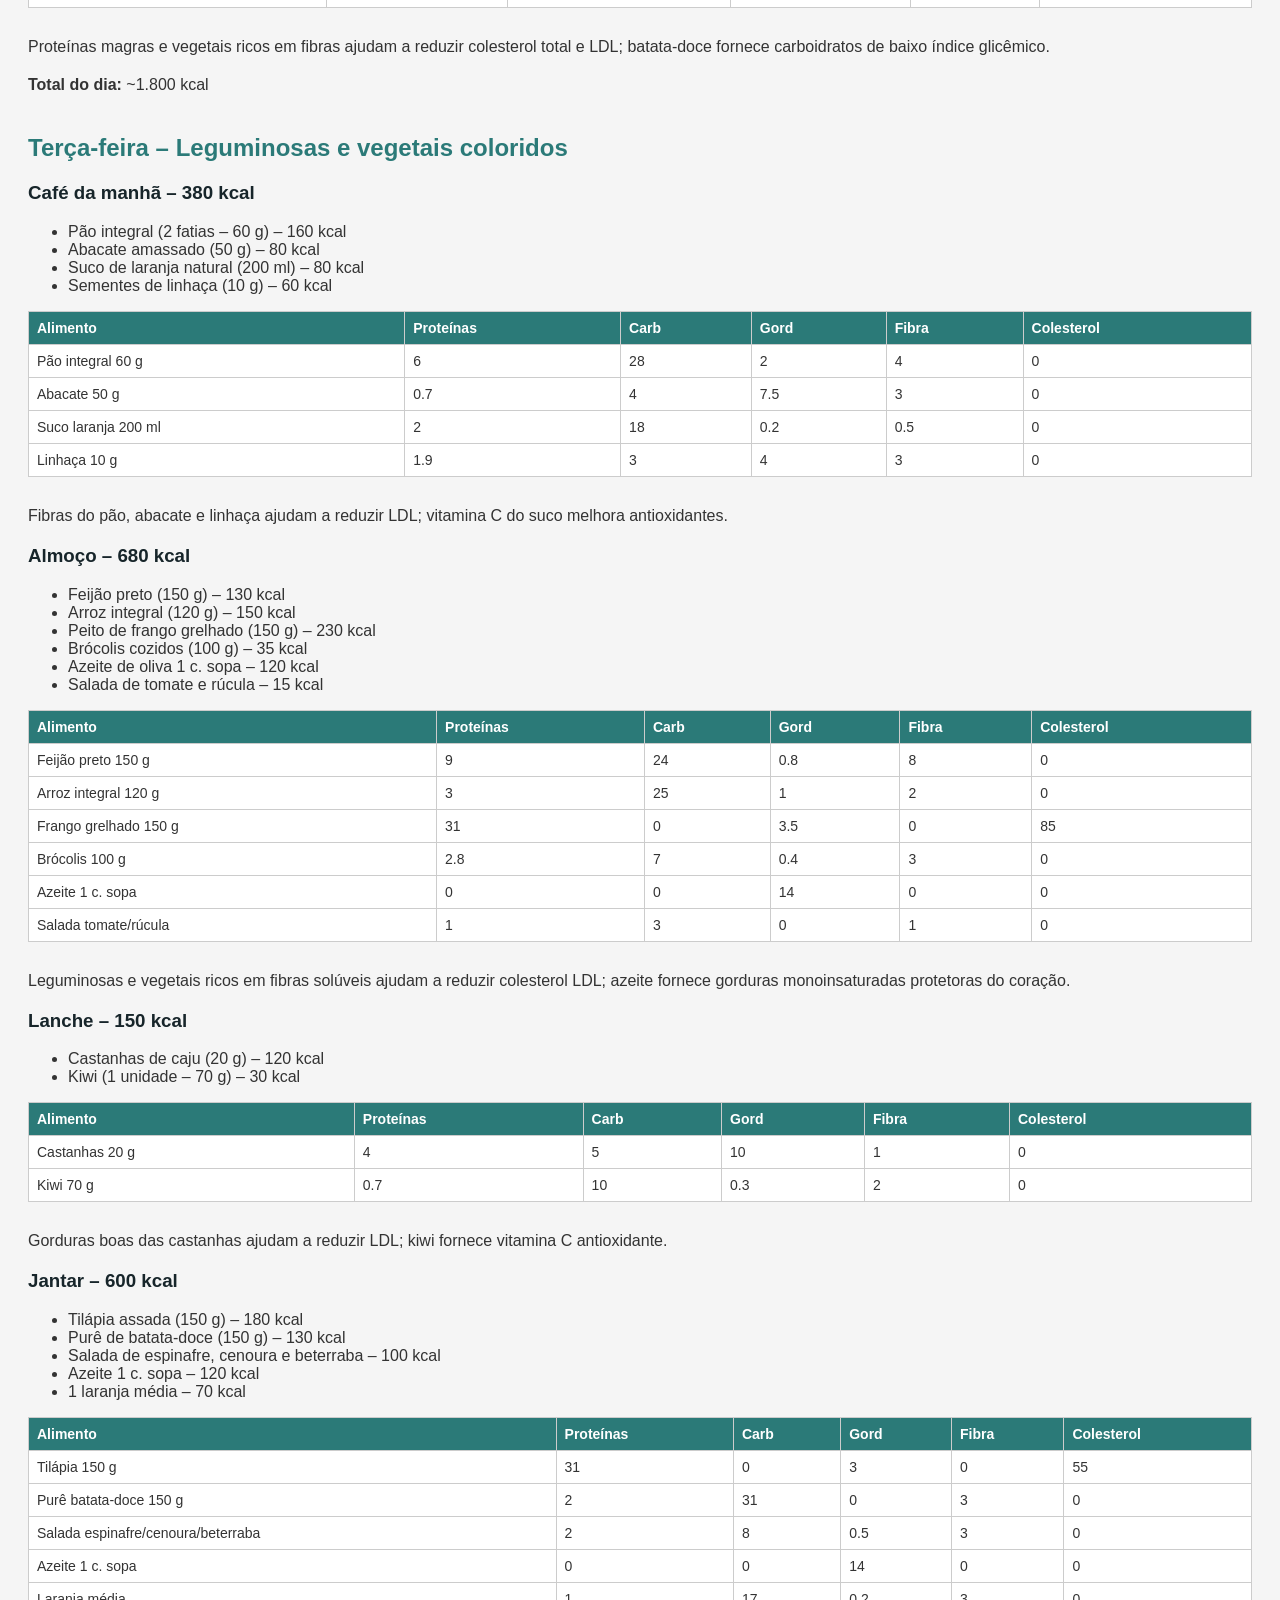
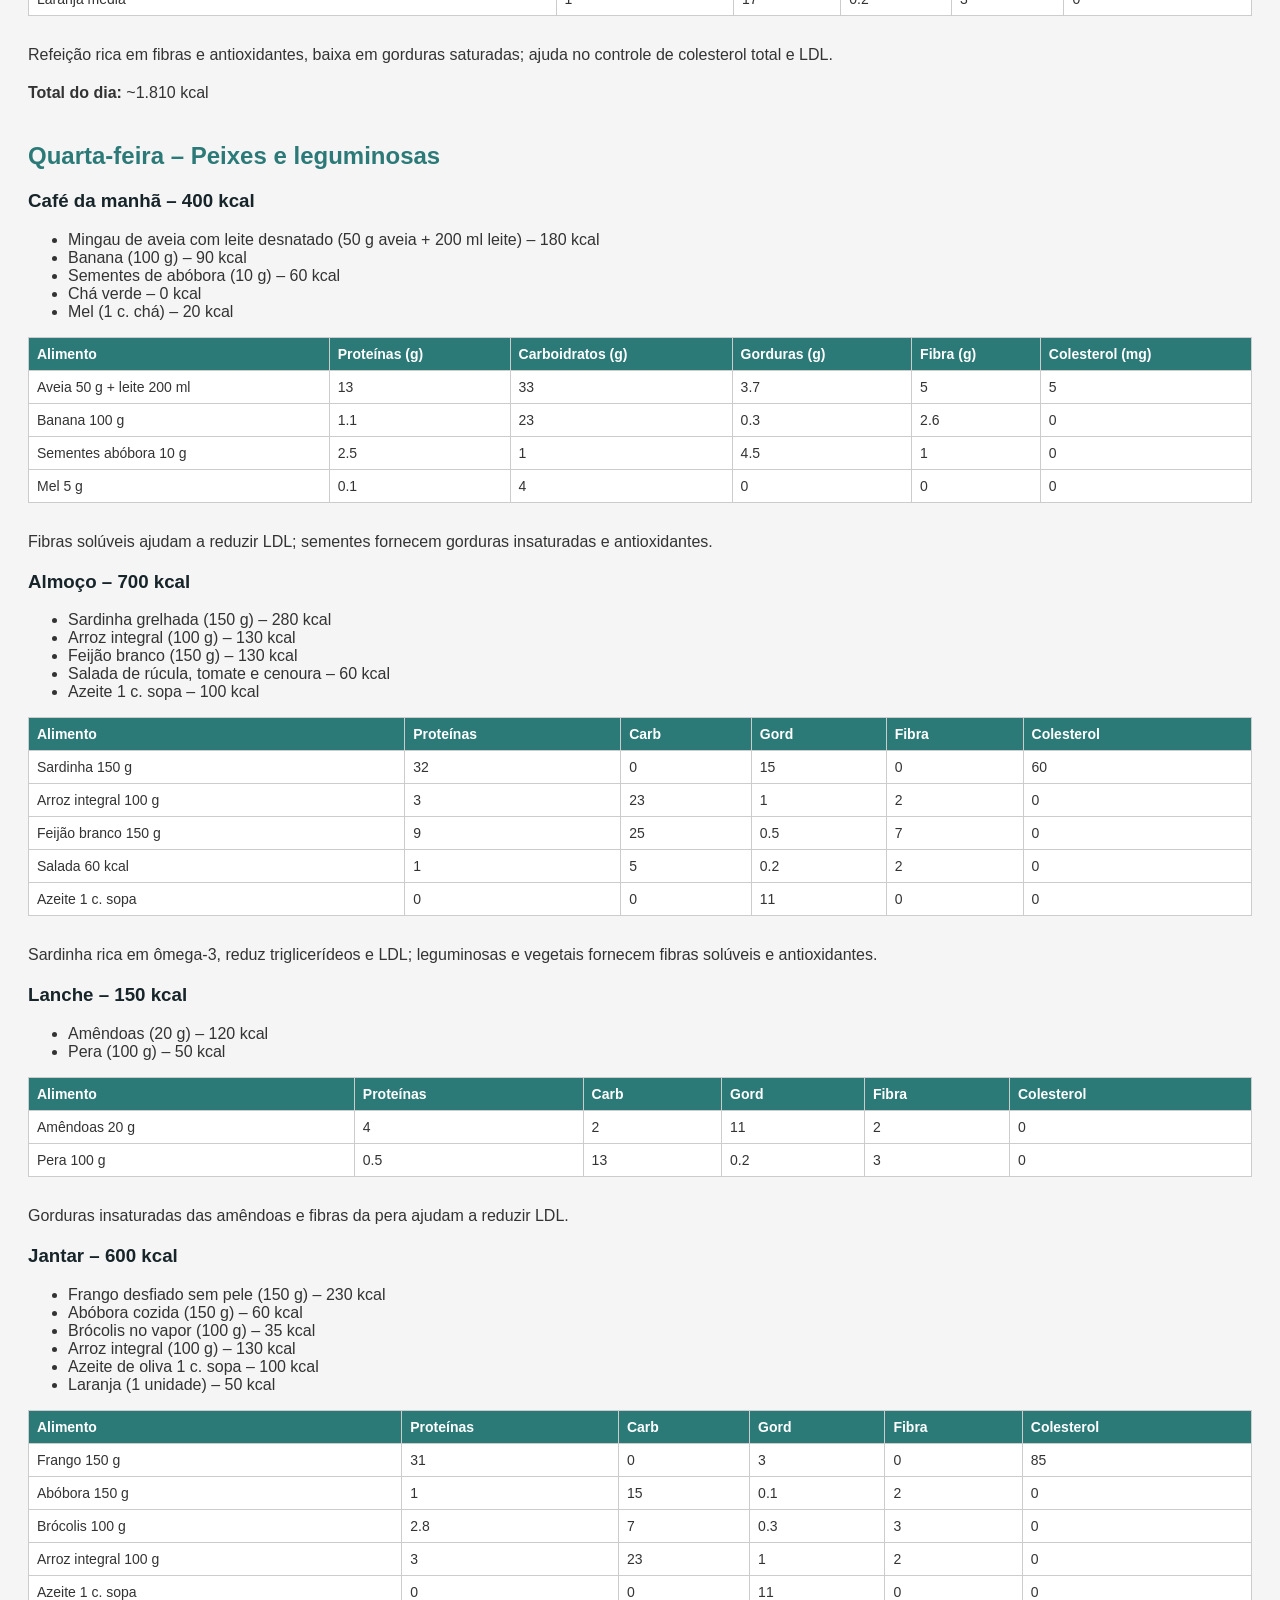
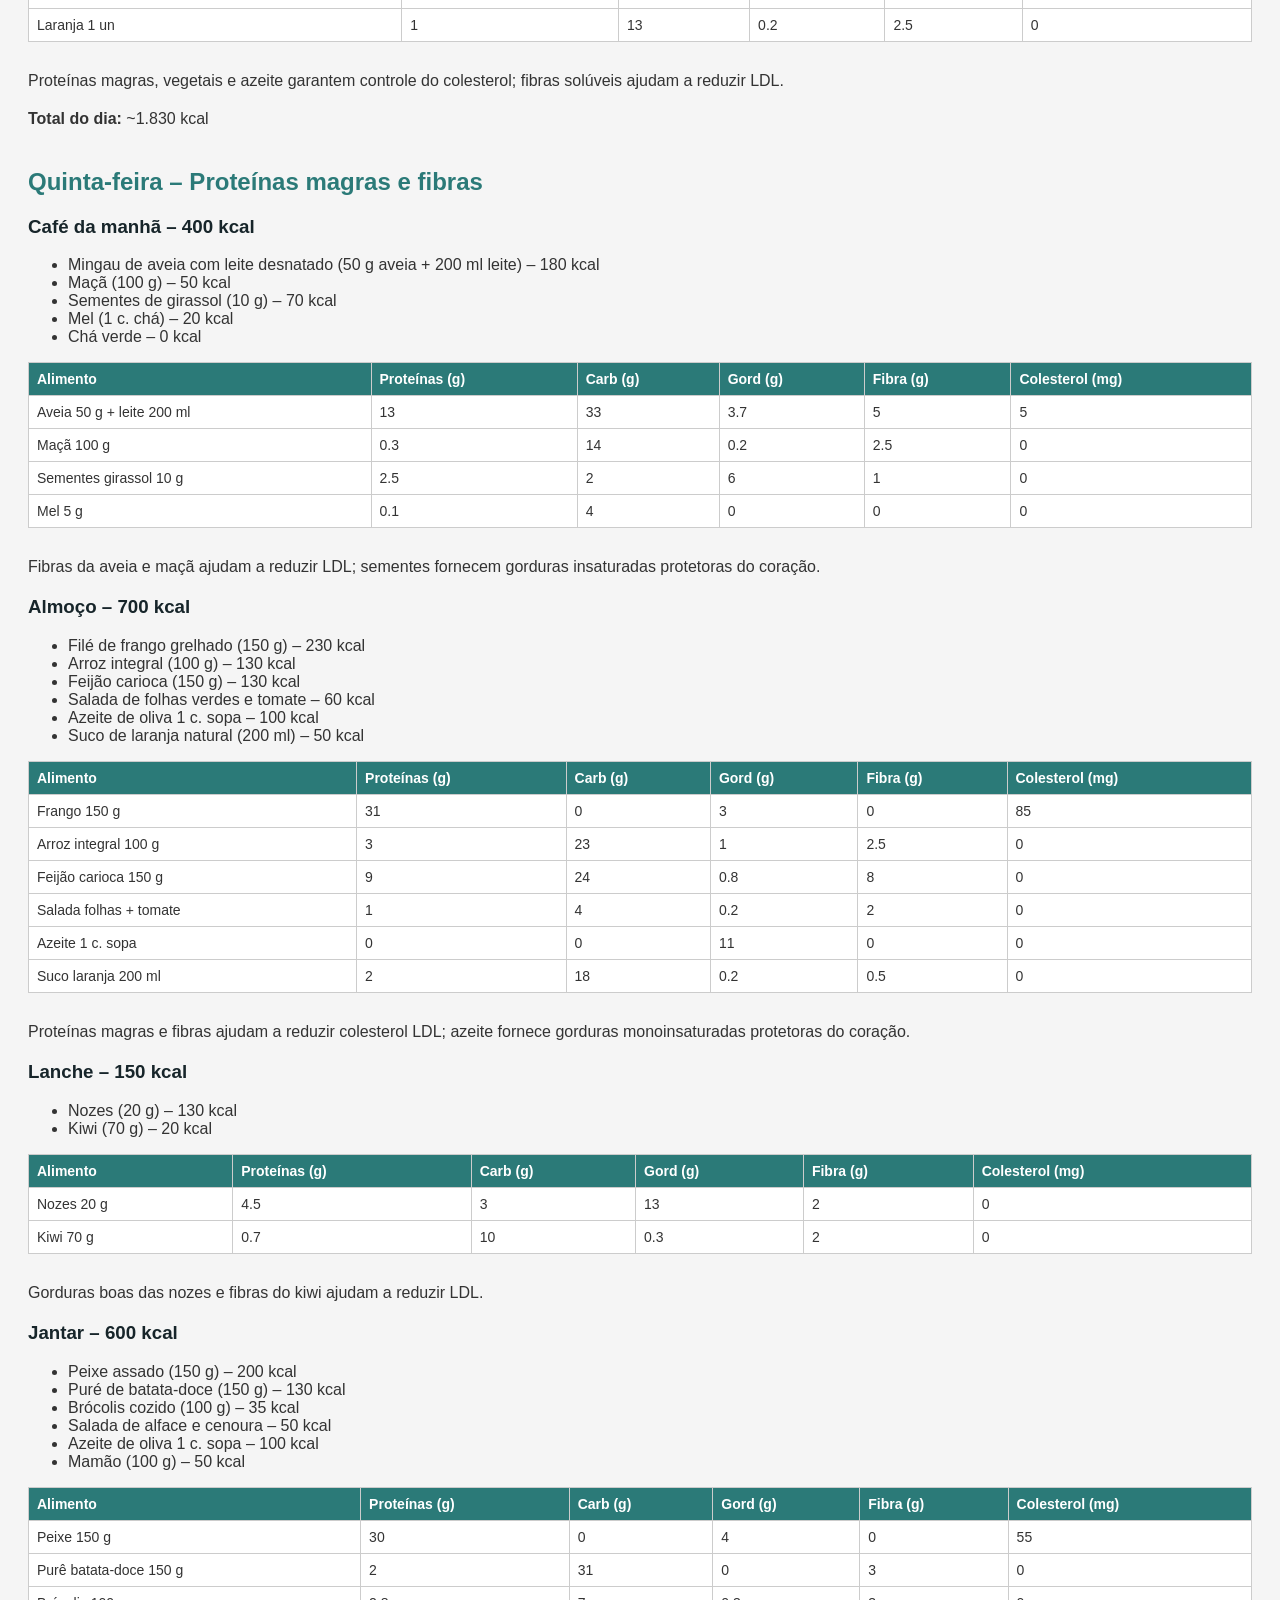
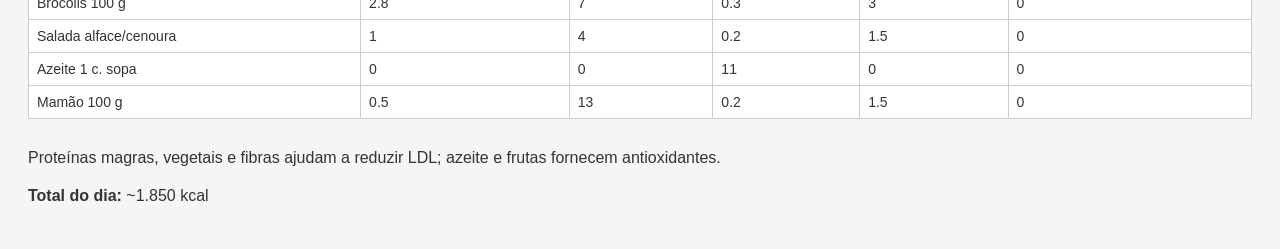
<file: Planejamento Dietético/Hipercolesterolemia.html>
<!DOCTYPE html>
<html lang="pt-BR">
<head>
<meta charset="UTF-8">
<meta name="viewport" content="width=device-width, initial-scale=1.0">
<title>Cardápio Semanal – Hipercolesterolemia</title>
<style>
    body { font-family: Arial, sans-serif; background: #f5f5f5; color: #333; padding: 20px; }
    h1 { color: #3a3a3a; text-align: center; }
    h2 { color: #2b7a78; margin-top: 40px; }
    h3 { color: #17252a; }
    table { border-collapse: collapse; width: 100%; margin-bottom: 30px; background: #fff; }
    th, td { border: 1px solid #ccc; padding: 8px; text-align: left; font-size: 14px; }
    th { background: #2b7a78; color: #fff; }
    .meal { margin-bottom: 20px; }
    .note { font-size: 14px; font-style: italic; color: #555; }
  </style>
</head>
<body>

<h1>Cardápio Semanal – Hipercolesterolemia</h1>

<!-- SEGUNDA-FEIRA -->
<section class="day">
  <h2>Segunda-feira – Fibras e ômega-3</h2>

  <!-- Café da manhã -->
  <div class="meal">
    <h3>Café da manhã – 400 kcal</h3>
    <ul>
      <li>Aveia em flocos (50 g) – 190 kcal</li>
      <li>Leite desnatado (200 ml) – 70 kcal</li>
      <li>Morango (100 g) – 35 kcal</li>
      <li>Chia (10 g) – 55 kcal</li>
      <li>1 colher de mel – 50 kcal</li>
    </ul>
    <table>
      <tr>
        <th>Alimento</th><th>Proteínas (g)</th><th>Carboidratos (g)</th><th>Gorduras (g)</th><th>Fibra (g)</th><th>Colesterol (mg)</th>
      </tr>
      <tr><td>Aveia 50 g</td><td>6</td><td>33</td><td>3.5</td><td>5</td><td>0</td></tr>
      <tr><td>Leite desnatado 200 ml</td><td>7</td><td>10</td><td>0.2</td><td>0</td><td>5</td></tr>
      <tr><td>Morango 100 g</td><td>0.7</td><td>8</td><td>0.3</td><td>2</td><td>0</td></tr>
      <tr><td>Chia 10 g</td><td>1.6</td><td>1.8</td><td>3.3</td><td>3.3</td><td>0</td></tr>
      <tr><td>Mel 10 g</td><td>0.1</td><td>8.2</td><td>0</td><td>0</td><td>0</td></tr>
    </table>
    <p class="justification">Alimentos ricos em fibras solúveis (aveia, chia) ajudam a reduzir LDL; morangos fornecem antioxidantes.</p>
  </div>

  <!-- Almoço -->
  <div class="meal">
    <h3>Almoço – 650 kcal</h3>
    <ul>
      <li>Salmão grelhado (150 g) – 280 kcal</li>
      <li>Quinoa cozida (100 g) – 120 kcal</li>
      <li>Brócolis cozido (100 g) – 35 kcal</li>
      <li>Azeite de oliva (1 c. sopa) – 120 kcal</li>
      <li>Salada de folhas verdes com tomate – 95 kcal</li>
    </ul>
    <table>
      <tr>
        <th>Alimento</th><th>Proteínas (g)</th><th>Carboidratos (g)</th><th>Gorduras (g)</th><th>Fibra (g)</th><th>Colesterol (mg)</th>
      </tr>
      <tr><td>Salmão 150 g</td><td>30</td><td>0</td><td>15</td><td>0</td><td>60</td></tr>
      <tr><td>Quinoa 100 g</td><td>4.4</td><td>21</td><td>1.9</td><td>2.8</td><td>0</td></tr>
      <tr><td>Brócolis 100 g</td><td>2.8</td><td>7</td><td>0.4</td><td>3</td><td>0</td></tr>
      <tr><td>Azeite 1 c. sopa</td><td>0</td><td>0</td><td>14</td><td>0</td><td>0</td></tr>
      <tr><td>Salada (folhas + tomate)</td><td>1</td><td>5</td><td>0.3</td><td>2</td><td>0</td></tr>
    </table>
    <p class="justification">Ômega-3 do salmão reduz triglicerídeos e inflamação; fibras da quinoa e vegetais ajudam a reduzir colesterol LDL.</p>
  </div>

  <!-- Lanche -->
  <div class="meal">
    <h3>Lanche – 150 kcal</h3>
    <ul>
      <li>Nozes (20 g) – 130 kcal</li>
      <li>Maçã (100 g) – 52 kcal</li>
    </ul>
    <table>
      <tr>
        <th>Alimento</th><th>Proteínas (g)</th><th>Carboidratos (g)</th><th>Gorduras (g)</th><th>Fibra (g)</th><th>Colesterol (mg)</th>
      </tr>
      <tr><td>Nozes 20 g</td><td>4.5</td><td>3</td><td>13</td><td>2</td><td>0</td></tr>
      <tr><td>Maçã 100 g</td><td>0.3</td><td>14</td><td>0.2</td><td>2.4</td><td>0</td></tr>
    </table>
    <p class="justification">Nozes fornecem gorduras insaturadas e fitoesteróis que ajudam a reduzir LDL; maçã fornece pectina, fibra solúvel.</p>
  </div>

  <!-- Jantar -->
  <div class="meal">
    <h3>Jantar – 600 kcal</h3>
    <ul>
      <li>Filé de tilápia assado (150 g) – 180 kcal</li>
      <li>Batata-doce cozida (150 g) – 130 kcal</li>
      <li>Espinafre refogado (100 g + 1 c. chá azeite) – 90 kcal</li>
      <li>Salada de pepino e cenoura – 50 kcal</li>
      <li>1 fatia de mamão (100 g) – 50 kcal</li>
    </ul>
    <table>
      <tr>
        <th>Alimento</th><th>Proteínas (g)</th><th>Carboidratos (g)</th><th>Gorduras (g)</th><th>Fibra (g)</th><th>Colesterol (mg)</th>
      </tr>
      <tr><td>Tilápia 150 g</td><td>31</td><td>0</td><td>3</td><td>0</td><td>55</td></tr>
      <tr><td>Batata-doce 150 g</td><td>2</td><td>31</td><td>0</td><td>3</td><td>0</td></tr>
      <tr><td>Espinafre 100 g + azeite</td><td>3</td><td>3</td><td>5</td><td>2.5</td><td>0</td></tr>
      <tr><td>Salada pepino/cenoura</td><td>1</td><td>4</td><td>0.2</td><td>1.5</td><td>0</td></tr>
      <tr><td>Mamão 100 g</td><td>0.5</td><td>13</td><td>0.2</td><td>1.5</td><td>0</td></tr>
    </table>
    <p class="justification">Proteínas magras e vegetais ricos em fibras ajudam a reduzir colesterol total e LDL; batata-doce fornece carboidratos de baixo índice glicêmico.</p>
  </div>

  <p><strong>Total do dia:</strong> ~1.800 kcal</p>
</section>

<!-- TERÇA-FEIRA -->
<section class="day">
  <h2>Terça-feira – Leguminosas e vegetais coloridos</h2>

  <!-- Café da manhã -->
  <div class="meal">
    <h3>Café da manhã – 380 kcal</h3>
    <ul>
      <li>Pão integral (2 fatias – 60 g) – 160 kcal</li>
      <li>Abacate amassado (50 g) – 80 kcal</li>
      <li>Suco de laranja natural (200 ml) – 80 kcal</li>
      <li>Sementes de linhaça (10 g) – 60 kcal</li>
    </ul>
    <table>
      <tr>
        <th>Alimento</th><th>Proteínas</th><th>Carb</th><th>Gord</th><th>Fibra</th><th>Colesterol</th>
      </tr>
      <tr><td>Pão integral 60 g</td><td>6</td><td>28</td><td>2</td><td>4</td><td>0</td></tr>
      <tr><td>Abacate 50 g</td><td>0.7</td><td>4</td><td>7.5</td><td>3</td><td>0</td></tr>
      <tr><td>Suco laranja 200 ml</td><td>2</td><td>18</td><td>0.2</td><td>0.5</td><td>0</td></tr>
      <tr><td>Linhaça 10 g</td><td>1.9</td><td>3</td><td>4</td><td>3</td><td>0</td></tr>
    </table>
    <p class="justification">Fibras do pão, abacate e linhaça ajudam a reduzir LDL; vitamina C do suco melhora antioxidantes.</p>
  </div>

  <!-- Almoço -->
  <div class="meal">
    <h3>Almoço – 680 kcal</h3>
    <ul>
      <li>Feijão preto (150 g) – 130 kcal</li>
      <li>Arroz integral (120 g) – 150 kcal</li>
      <li>Peito de frango grelhado (150 g) – 230 kcal</li>
      <li>Brócolis cozidos (100 g) – 35 kcal</li>
      <li>Azeite de oliva 1 c. sopa – 120 kcal</li>
      <li>Salada de tomate e rúcula – 15 kcal</li>
    </ul>
    <table>
      <tr><th>Alimento</th><th>Proteínas</th><th>Carb</th><th>Gord</th><th>Fibra</th><th>Colesterol</th></tr>
      <tr><td>Feijão preto 150 g</td><td>9</td><td>24</td><td>0.8</td><td>8</td><td>0</td></tr>
      <tr><td>Arroz integral 120 g</td><td>3</td><td>25</td><td>1</td><td>2</td><td>0</td></tr>
      <tr><td>Frango grelhado 150 g</td><td>31</td><td>0</td><td>3.5</td><td>0</td><td>85</td></tr>
      <tr><td>Brócolis 100 g</td><td>2.8</td><td>7</td><td>0.4</td><td>3</td><td>0</td></tr>
      <tr><td>Azeite 1 c. sopa</td><td>0</td><td>0</td><td>14</td><td>0</td><td>0</td></tr>
      <tr><td>Salada tomate/rúcula</td><td>1</td><td>3</td><td>0</td><td>1</td><td>0</td></tr>
    </table>
    <p class="justification">Leguminosas e vegetais ricos em fibras solúveis ajudam a reduzir colesterol LDL; azeite fornece gorduras monoinsaturadas protetoras do coração.</p>
  </div>

  <!-- Lanche -->
  <div class="meal">
    <h3>Lanche – 150 kcal</h3>
    <ul>
      <li>Castanhas de caju (20 g) – 120 kcal</li>
      <li>Kiwi (1 unidade – 70 g) – 30 kcal</li>
    </ul>
    <table>
      <tr><th>Alimento</th><th>Proteínas</th><th>Carb</th><th>Gord</th><th>Fibra</th><th>Colesterol</th></tr>
      <tr><td>Castanhas 20 g</td><td>4</td><td>5</td><td>10</td><td>1</td><td>0</td></tr>
      <tr><td>Kiwi 70 g</td><td>0.7</td><td>10</td><td>0.3</td><td>2</td><td>0</td></tr>
    </table>
    <p class="justification">Gorduras boas das castanhas ajudam a reduzir LDL; kiwi fornece vitamina C antioxidante.</p>
  </div>

  <!-- Jantar -->
  <div class="meal">
    <h3>Jantar – 600 kcal</h3>
    <ul>
      <li>Tilápia assada (150 g) – 180 kcal</li>
      <li>Purê de batata-doce (150 g) – 130 kcal</li>
      <li>Salada de espinafre, cenoura e beterraba – 100 kcal</li>
      <li>Azeite 1 c. sopa – 120 kcal</li>
      <li>1 laranja média – 70 kcal</li>
    </ul>
    <table>
      <tr><th>Alimento</th><th>Proteínas</th><th>Carb</th><th>Gord</th><th>Fibra</th><th>Colesterol</th></tr>
      <tr><td>Tilápia 150 g</td><td>31</td><td>0</td><td>3</td><td>0</td><td>55</td></tr>
      <tr><td>Purê batata-doce 150 g</td><td>2</td><td>31</td><td>0</td><td>3</td><td>0</td></tr>
      <tr><td>Salada espinafre/cenoura/beterraba</td><td>2</td><td>8</td><td>0.5</td><td>3</td><td>0</td></tr>
      <tr><td>Azeite 1 c. sopa</td><td>0</td><td>0</td><td>14</td><td>0</td><td>0</td></tr>
      <tr><td>Laranja média</td><td>1</td><td>17</td><td>0.2</td><td>3</td><td>0</td></tr>
    </table>
    <p class="justification">Refeição rica em fibras e antioxidantes, baixa em gorduras saturadas; ajuda no controle de colesterol total e LDL.</p>
  </div>

  <p><strong>Total do dia:</strong> ~1.810 kcal</p>
</section>

<!-- QUARTA-FEIRA -->
<section class="day">
  <h2>Quarta-feira – Peixes e leguminosas</h2>

  <!-- Café da manhã -->
  <div class="meal">
    <h3>Café da manhã – 400 kcal</h3>
    <ul>
      <li>Mingau de aveia com leite desnatado (50 g aveia + 200 ml leite) – 180 kcal</li>
      <li>Banana (100 g) – 90 kcal</li>
      <li>Sementes de abóbora (10 g) – 60 kcal</li>
      <li>Chá verde – 0 kcal</li>
      <li>Mel (1 c. chá) – 20 kcal</li>
    </ul>
    <table>
      <tr><th>Alimento</th><th>Proteínas (g)</th><th>Carboidratos (g)</th><th>Gorduras (g)</th><th>Fibra (g)</th><th>Colesterol (mg)</th></tr>
      <tr><td>Aveia 50 g + leite 200 ml</td><td>13</td><td>33</td><td>3.7</td><td>5</td><td>5</td></tr>
      <tr><td>Banana 100 g</td><td>1.1</td><td>23</td><td>0.3</td><td>2.6</td><td>0</td></tr>
      <tr><td>Sementes abóbora 10 g</td><td>2.5</td><td>1</td><td>4.5</td><td>1</td><td>0</td></tr>
      <tr><td>Mel 5 g</td><td>0.1</td><td>4</td><td>0</td><td>0</td><td>0</td></tr>
    </table>
    <p class="justification">Fibras solúveis ajudam a reduzir LDL; sementes fornecem gorduras insaturadas e antioxidantes.</p>
  </div>

  <!-- Almoço -->
  <div class="meal">
    <h3>Almoço – 700 kcal</h3>
    <ul>
      <li>Sardinha grelhada (150 g) – 280 kcal</li>
      <li>Arroz integral (100 g) – 130 kcal</li>
      <li>Feijão branco (150 g) – 130 kcal</li>
      <li>Salada de rúcula, tomate e cenoura – 60 kcal</li>
      <li>Azeite 1 c. sopa – 100 kcal</li>
    </ul>
    <table>
      <tr><th>Alimento</th><th>Proteínas</th><th>Carb</th><th>Gord</th><th>Fibra</th><th>Colesterol</th></tr>
      <tr><td>Sardinha 150 g</td><td>32</td><td>0</td><td>15</td><td>0</td><td>60</td></tr>
      <tr><td>Arroz integral 100 g</td><td>3</td><td>23</td><td>1</td><td>2</td><td>0</td></tr>
      <tr><td>Feijão branco 150 g</td><td>9</td><td>25</td><td>0.5</td><td>7</td><td>0</td></tr>
      <tr><td>Salada 60 kcal</td><td>1</td><td>5</td><td>0.2</td><td>2</td><td>0</td></tr>
      <tr><td>Azeite 1 c. sopa</td><td>0</td><td>0</td><td>11</td><td>0</td><td>0</td></tr>
    </table>
    <p class="justification">Sardinha rica em ômega-3, reduz triglicerídeos e LDL; leguminosas e vegetais fornecem fibras solúveis e antioxidantes.</p>
  </div>

  <!-- Lanche -->
  <div class="meal">
    <h3>Lanche – 150 kcal</h3>
    <ul>
      <li>Amêndoas (20 g) – 120 kcal</li>
      <li>Pera (100 g) – 50 kcal</li>
    </ul>
    <table>
      <tr><th>Alimento</th><th>Proteínas</th><th>Carb</th><th>Gord</th><th>Fibra</th><th>Colesterol</th></tr>
      <tr><td>Amêndoas 20 g</td><td>4</td><td>2</td><td>11</td><td>2</td><td>0</td></tr>
      <tr><td>Pera 100 g</td><td>0.5</td><td>13</td><td>0.2</td><td>3</td><td>0</td></tr>
    </table>
    <p class="justification">Gorduras insaturadas das amêndoas e fibras da pera ajudam a reduzir LDL.</p>
  </div>

  <!-- Jantar -->
  <div class="meal">
    <h3>Jantar – 600 kcal</h3>
    <ul>
      <li>Frango desfiado sem pele (150 g) – 230 kcal</li>
      <li>Abóbora cozida (150 g) – 60 kcal</li>
      <li>Brócolis no vapor (100 g) – 35 kcal</li>
      <li>Arroz integral (100 g) – 130 kcal</li>
      <li>Azeite de oliva 1 c. sopa – 100 kcal</li>
      <li>Laranja (1 unidade) – 50 kcal</li>
    </ul>
    <table>
      <tr><th>Alimento</th><th>Proteínas</th><th>Carb</th><th>Gord</th><th>Fibra</th><th>Colesterol</th></tr>
      <tr><td>Frango 150 g</td><td>31</td><td>0</td><td>3</td><td>0</td><td>85</td></tr>
      <tr><td>Abóbora 150 g</td><td>1</td><td>15</td><td>0.1</td><td>2</td><td>0</td></tr>
      <tr><td>Brócolis 100 g</td><td>2.8</td><td>7</td><td>0.3</td><td>3</td><td>0</td></tr>
      <tr><td>Arroz integral 100 g</td><td>3</td><td>23</td><td>1</td><td>2</td><td>0</td></tr>
      <tr><td>Azeite 1 c. sopa</td><td>0</td><td>0</td><td>11</td><td>0</td><td>0</td></tr>
      <tr><td>Laranja 1 un</td><td>1</td><td>13</td><td>0.2</td><td>2.5</td><td>0</td></tr>
    </table>
    <p class="justification">Proteínas magras, vegetais e azeite garantem controle do colesterol; fibras solúveis ajudam a reduzir LDL.</p>
  </div>

  <p><strong>Total do dia:</strong> ~1.830 kcal</p>
</section>

<!-- QUINTA-FEIRA -->
<section class="day">
  <h2>Quinta-feira – Proteínas magras e fibras</h2>

  <!-- Café da manhã -->
  <div class="meal">
    <h3>Café da manhã – 400 kcal</h3>
    <ul>
      <li>Mingau de aveia com leite desnatado (50 g aveia + 200 ml leite) – 180 kcal</li>
      <li>Maçã (100 g) – 50 kcal</li>
      <li>Sementes de girassol (10 g) – 70 kcal</li>
      <li>Mel (1 c. chá) – 20 kcal</li>
      <li>Chá verde – 0 kcal</li>
    </ul>
    <table>
      <tr><th>Alimento</th><th>Proteínas (g)</th><th>Carb (g)</th><th>Gord (g)</th><th>Fibra (g)</th><th>Colesterol (mg)</th></tr>
      <tr><td>Aveia 50 g + leite 200 ml</td><td>13</td><td>33</td><td>3.7</td><td>5</td><td>5</td></tr>
      <tr><td>Maçã 100 g</td><td>0.3</td><td>14</td><td>0.2</td><td>2.5</td><td>0</td></tr>
      <tr><td>Sementes girassol 10 g</td><td>2.5</td><td>2</td><td>6</td><td>1</td><td>0</td></tr>
      <tr><td>Mel 5 g</td><td>0.1</td><td>4</td><td>0</td><td>0</td><td>0</td></tr>
    </table>
    <p class="justification">Fibras da aveia e maçã ajudam a reduzir LDL; sementes fornecem gorduras insaturadas protetoras do coração.</p>
  </div>

  <!-- Almoço -->
  <div class="meal">
    <h3>Almoço – 700 kcal</h3>
    <ul>
      <li>Filé de frango grelhado (150 g) – 230 kcal</li>
      <li>Arroz integral (100 g) – 130 kcal</li>
      <li>Feijão carioca (150 g) – 130 kcal</li>
      <li>Salada de folhas verdes e tomate – 60 kcal</li>
      <li>Azeite de oliva 1 c. sopa – 100 kcal</li>
      <li>Suco de laranja natural (200 ml) – 50 kcal</li>
    </ul>
    <table>
      <tr><th>Alimento</th><th>Proteínas (g)</th><th>Carb (g)</th><th>Gord (g)</th><th>Fibra (g)</th><th>Colesterol (mg)</th></tr>
      <tr><td>Frango 150 g</td><td>31</td><td>0</td><td>3</td><td>0</td><td>85</td></tr>
      <tr><td>Arroz integral 100 g</td><td>3</td><td>23</td><td>1</td><td>2.5</td><td>0</td></tr>
      <tr><td>Feijão carioca 150 g</td><td>9</td><td>24</td><td>0.8</td><td>8</td><td>0</td></tr>
      <tr><td>Salada folhas + tomate</td><td>1</td><td>4</td><td>0.2</td><td>2</td><td>0</td></tr>
      <tr><td>Azeite 1 c. sopa</td><td>0</td><td>0</td><td>11</td><td>0</td><td>0</td></tr>
      <tr><td>Suco laranja 200 ml</td><td>2</td><td>18</td><td>0.2</td><td>0.5</td><td>0</td></tr>
    </table>
    <p class="justification">Proteínas magras e fibras ajudam a reduzir colesterol LDL; azeite fornece gorduras monoinsaturadas protetoras do coração.</p>
  </div>

  <!-- Lanche -->
  <div class="meal">
    <h3>Lanche – 150 kcal</h3>
    <ul>
      <li>Nozes (20 g) – 130 kcal</li>
      <li>Kiwi (70 g) – 20 kcal</li>
    </ul>
    <table>
      <tr><th>Alimento</th><th>Proteínas (g)</th><th>Carb (g)</th><th>Gord (g)</th><th>Fibra (g)</th><th>Colesterol (mg)</th></tr>
      <tr><td>Nozes 20 g</td><td>4.5</td><td>3</td><td>13</td><td>2</td><td>0</td></tr>
      <tr><td>Kiwi 70 g</td><td>0.7</td><td>10</td><td>0.3</td><td>2</td><td>0</td></tr>
    </table>
    <p class="justification">Gorduras boas das nozes e fibras do kiwi ajudam a reduzir LDL.</p>
  </div>

  <!-- Jantar -->
  <div class="meal">
    <h3>Jantar – 600 kcal</h3>
    <ul>
      <li>Peixe assado (150 g) – 200 kcal</li>
      <li>Puré de batata-doce (150 g) – 130 kcal</li>
      <li>Brócolis cozido (100 g) – 35 kcal</li>
      <li>Salada de alface e cenoura – 50 kcal</li>
      <li>Azeite de oliva 1 c. sopa – 100 kcal</li>
      <li>Mamão (100 g) – 50 kcal</li>
    </ul>
    <table>
      <tr><th>Alimento</th><th>Proteínas (g)</th><th>Carb (g)</th><th>Gord (g)</th><th>Fibra (g)</th><th>Colesterol (mg)</th></tr>
      <tr><td>Peixe 150 g</td><td>30</td><td>0</td><td>4</td><td>0</td><td>55</td></tr>
      <tr><td>Purê batata-doce 150 g</td><td>2</td><td>31</td><td>0</td><td>3</td><td>0</td></tr>
      <tr><td>Brócolis 100 g</td><td>2.8</td><td>7</td><td>0.3</td><td>3</td><td>0</td></tr>
      <tr><td>Salada alface/cenoura</td><td>1</td><td>4</td><td>0.2</td><td>1.5</td><td>0</td></tr>
      <tr><td>Azeite 1 c. sopa</td><td>0</td><td>0</td><td>11</td><td>0</td><td>0</td></tr>
      <tr><td>Mamão 100 g</td><td>0.5</td><td>13</td><td>0.2</td><td>1.5</td><td>0</td></tr>
    </table>
    <p class="justification">Proteínas magras, vegetais e fibras ajudam a reduzir LDL; azeite e frutas fornecem antioxidantes.</p>
  </div>

  <p><strong>Total do dia:</strong> ~1.850 kcal</p>
</section>
</file>
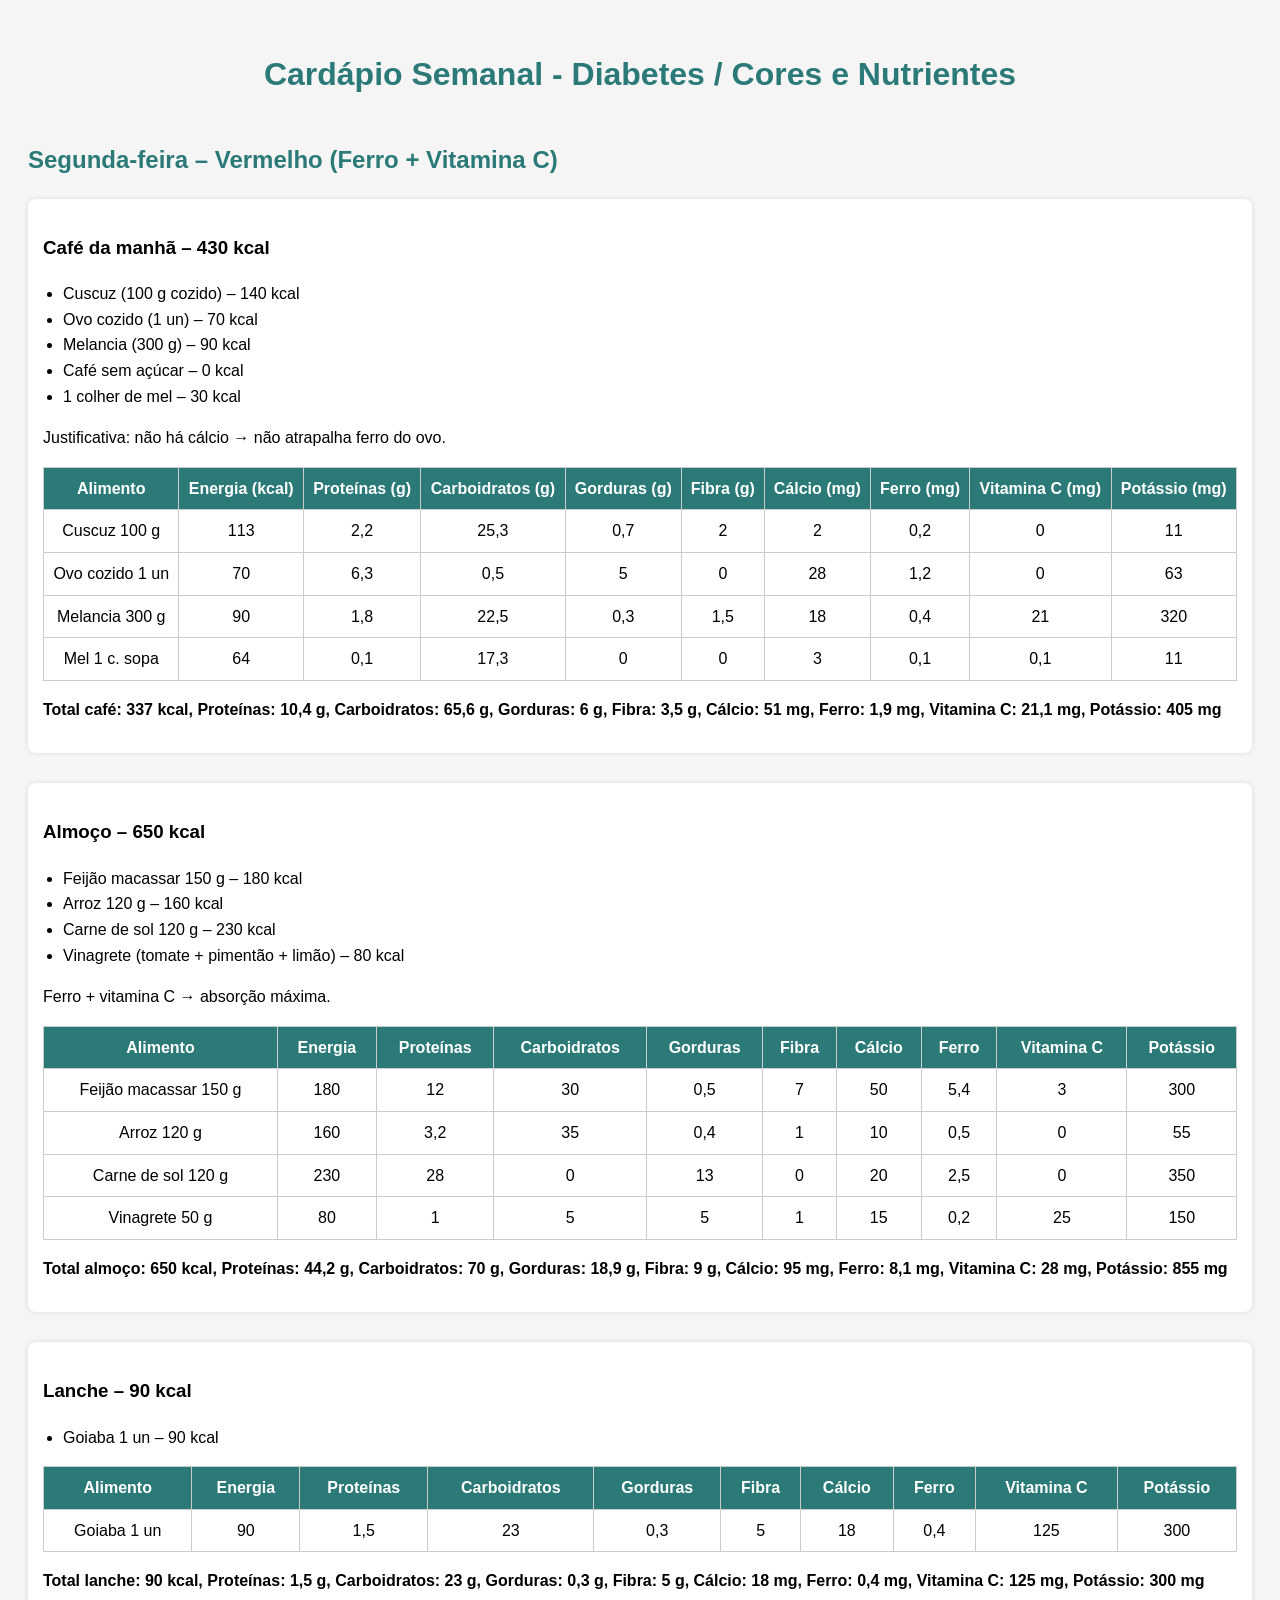
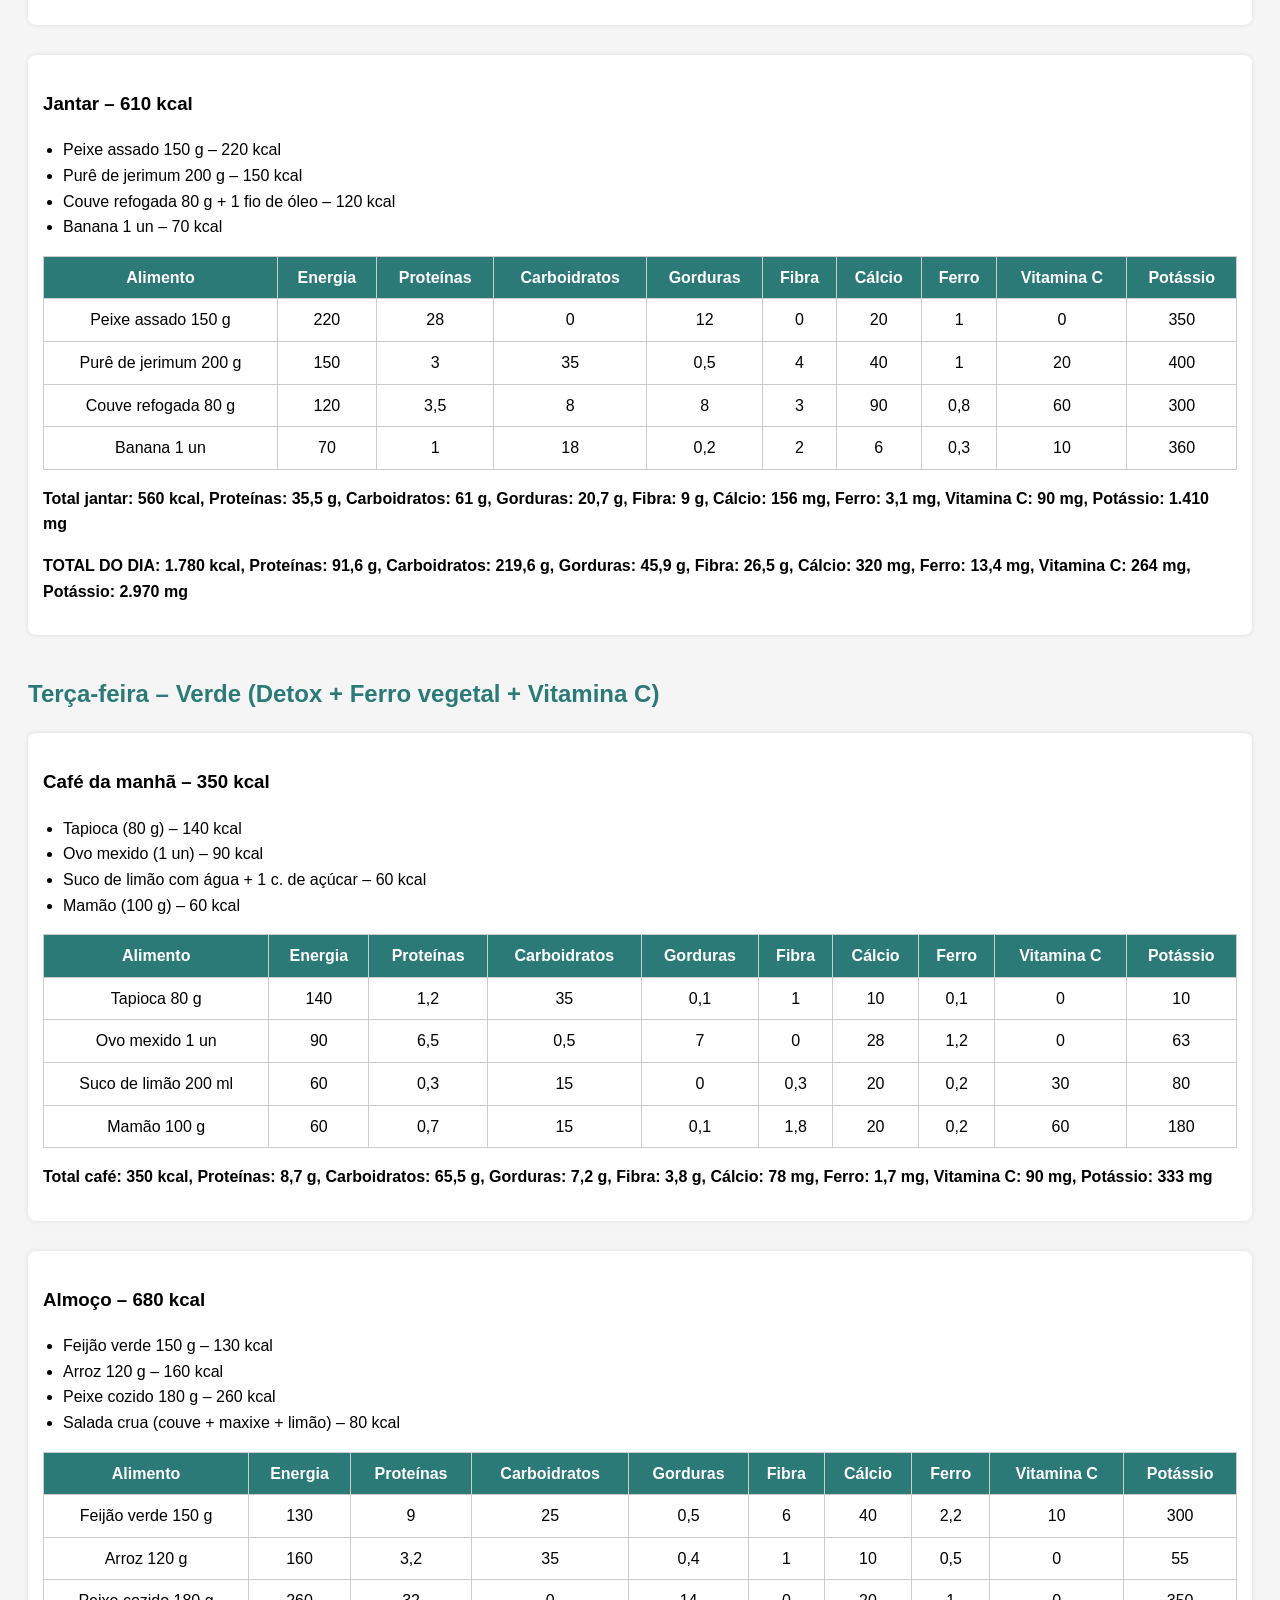
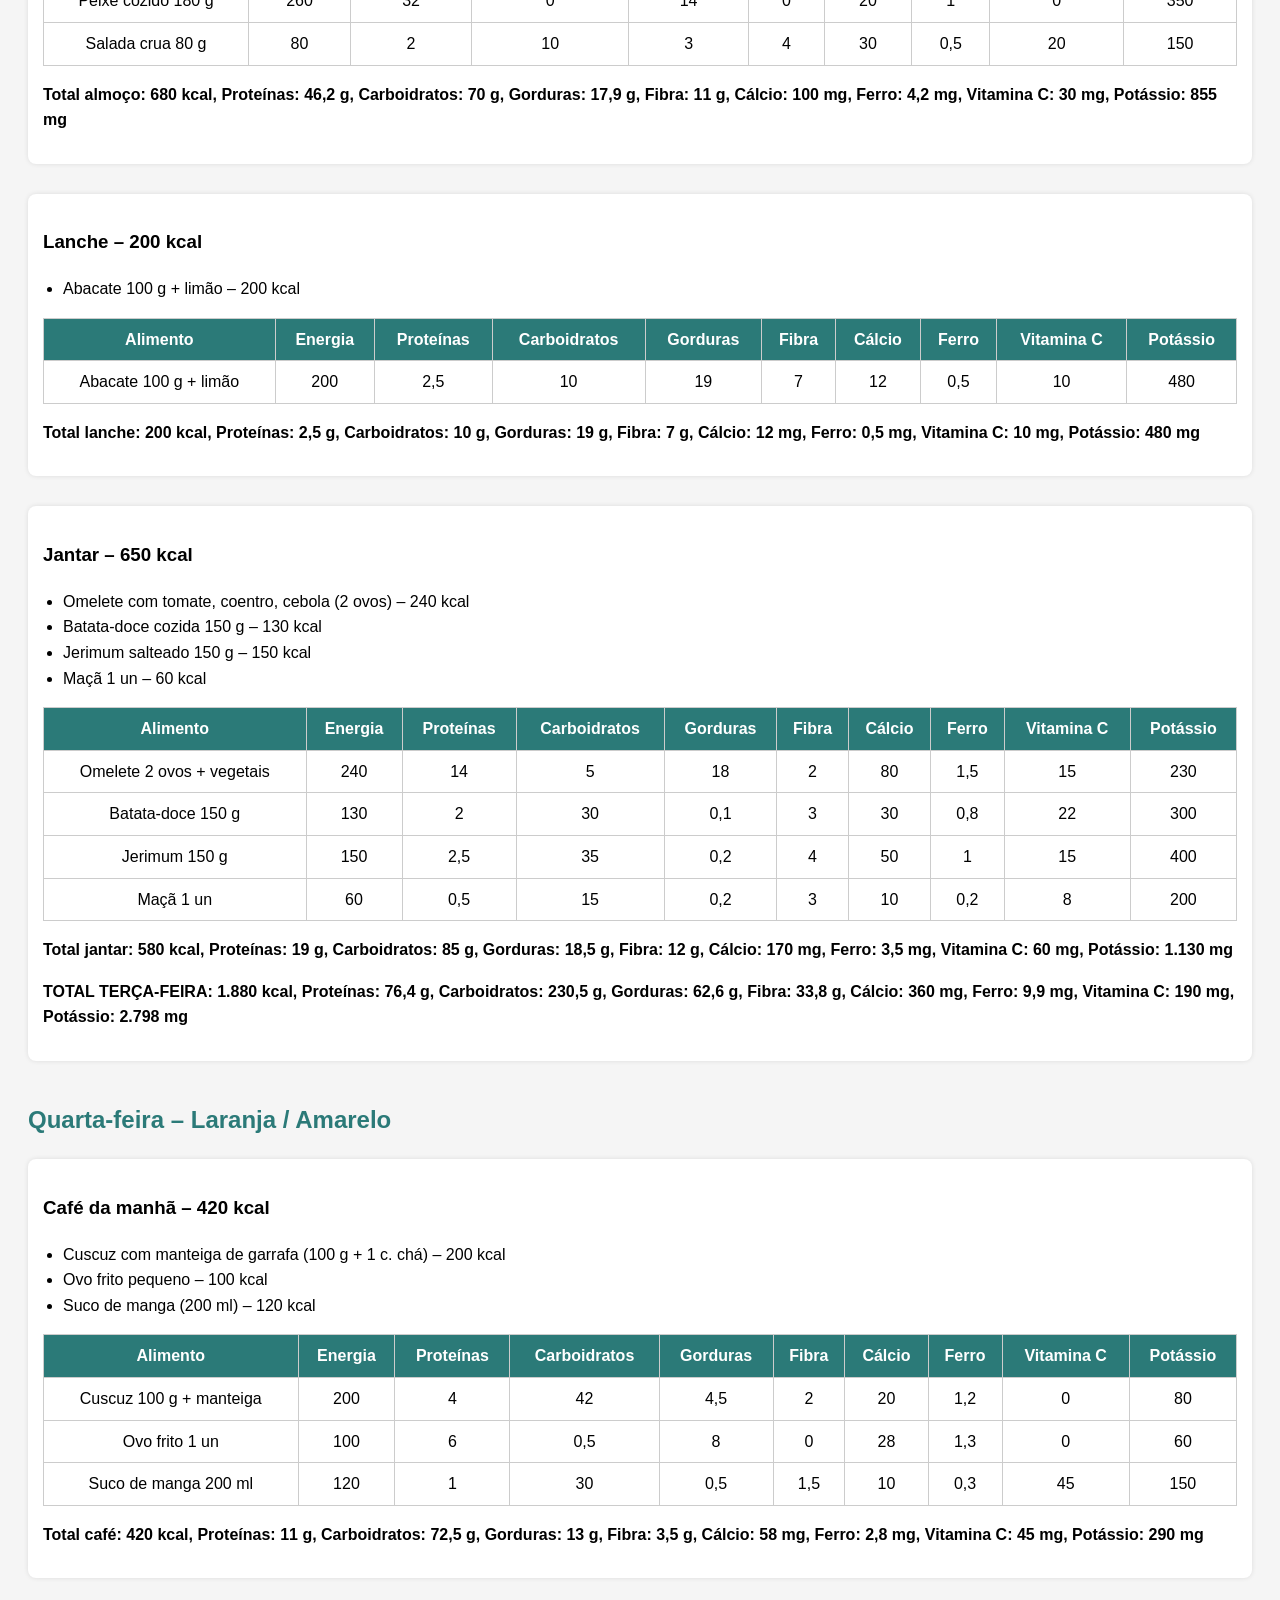
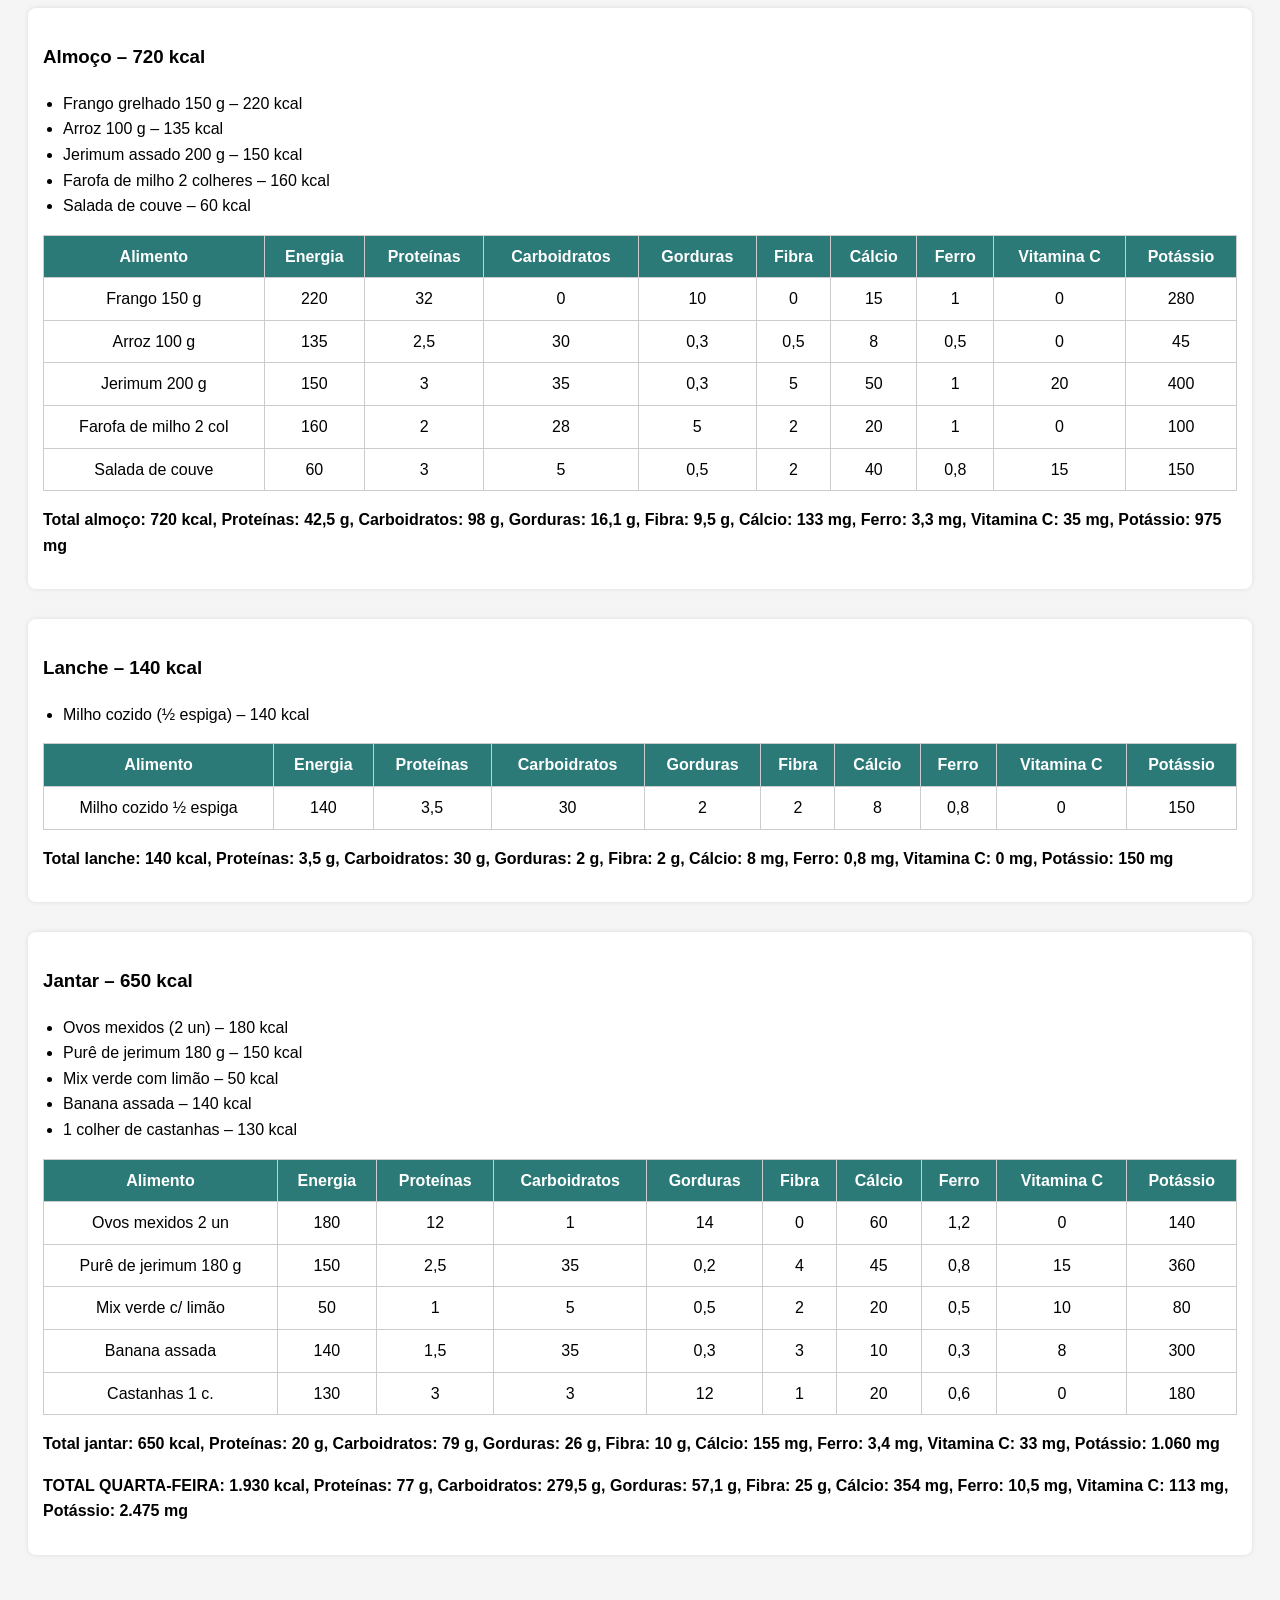
<file: Planejamento Dietético/planejamento.html>
<!DOCTYPE html>
<html lang="pt-BR">
<head>
<meta charset="UTF-8">
<title>Cardápio Semanal - Diabetes / Cores e Nutrientes</title>
<style>
body { font-family: Arial, sans-serif; line-height: 1.6; padding: 20px; background: #f5f5f5; }
h1 { color: #2b7a78; text-align:center; }
h2 { color: #2b7a78; margin-top:40px; }
.meal { margin-bottom: 30px; background: #fff; padding: 15px; border-radius: 8px; box-shadow: 0 0 5px rgba(0,0,0,0.1);}
table { width: 100%; border-collapse: collapse; margin-top: 10px; }
th, td { border: 1px solid #ccc; padding: 8px; text-align: center; }
th { background: #2b7a78; color: #fff; }
ul { padding-left: 20px; }
p.total { font-weight: bold; }
</style>
</head>
<body>
<h1>Cardápio Semanal - Diabetes / Cores e Nutrientes</h1>

<!-- SEGUNDA-FEIRA -->
<section class="day">
<h2>Segunda-feira – Vermelho (Ferro + Vitamina C)</h2>

<div class="meal">
<h3>Café da manhã – 430 kcal</h3>
<ul>
<li>Cuscuz (100 g cozido) – 140 kcal</li>
<li>Ovo cozido (1 un) – 70 kcal</li>
<li>Melancia (300 g) – 90 kcal</li>
<li>Café sem açúcar – 0 kcal</li>
<li>1 colher de mel – 30 kcal</li>
</ul>
<p>Justificativa: não há cálcio → não atrapalha ferro do ovo.</p>
<table>
<thead>
<tr>
<th>Alimento</th><th>Energia (kcal)</th><th>Proteínas (g)</th><th>Carboidratos (g)</th>
<th>Gorduras (g)</th><th>Fibra (g)</th><th>Cálcio (mg)</th><th>Ferro (mg)</th>
<th>Vitamina C (mg)</th><th>Potássio (mg)</th>
</tr>
</thead>
<tbody>
<tr><td>Cuscuz 100 g</td><td>113</td><td>2,2</td><td>25,3</td><td>0,7</td><td>2</td><td>2</td><td>0,2</td><td>0</td><td>11</td></tr>
<tr><td>Ovo cozido 1 un</td><td>70</td><td>6,3</td><td>0,5</td><td>5</td><td>0</td><td>28</td><td>1,2</td><td>0</td><td>63</td></tr>
<tr><td>Melancia 300 g</td><td>90</td><td>1,8</td><td>22,5</td><td>0,3</td><td>1,5</td><td>18</td><td>0,4</td><td>21</td><td>320</td></tr>
<tr><td>Mel 1 c. sopa</td><td>64</td><td>0,1</td><td>17,3</td><td>0</td><td>0</td><td>3</td><td>0,1</td><td>0,1</td><td>11</td></tr>
</tbody>
</table>
<p class="total">Total café: 337 kcal, Proteínas: 10,4 g, Carboidratos: 65,6 g, Gorduras: 6 g, Fibra: 3,5 g, Cálcio: 51 mg, Ferro: 1,9 mg, Vitamina C: 21,1 mg, Potássio: 405 mg</p>
</div>

<div class="meal">
<h3>Almoço – 650 kcal</h3>
<ul>
<li>Feijão macassar 150 g – 180 kcal</li>
<li>Arroz 120 g – 160 kcal</li>
<li>Carne de sol 120 g – 230 kcal</li>
<li>Vinagrete (tomate + pimentão + limão) – 80 kcal</li>
</ul>
<p>Ferro + vitamina C → absorção máxima.</p>
<table>
<thead>
<tr>
<th>Alimento</th><th>Energia</th><th>Proteínas</th><th>Carboidratos</th><th>Gorduras</th>
<th>Fibra</th><th>Cálcio</th><th>Ferro</th><th>Vitamina C</th><th>Potássio</th>
</tr>
</thead>
<tbody>
<tr><td>Feijão macassar 150 g</td><td>180</td><td>12</td><td>30</td><td>0,5</td><td>7</td><td>50</td><td>5,4</td><td>3</td><td>300</td></tr>
<tr><td>Arroz 120 g</td><td>160</td><td>3,2</td><td>35</td><td>0,4</td><td>1</td><td>10</td><td>0,5</td><td>0</td><td>55</td></tr>
<tr><td>Carne de sol 120 g</td><td>230</td><td>28</td><td>0</td><td>13</td><td>0</td><td>20</td><td>2,5</td><td>0</td><td>350</td></tr>
<tr><td>Vinagrete 50 g</td><td>80</td><td>1</td><td>5</td><td>5</td><td>1</td><td>15</td><td>0,2</td><td>25</td><td>150</td></tr>
</tbody>
</table>
<p class="total">Total almoço: 650 kcal, Proteínas: 44,2 g, Carboidratos: 70 g, Gorduras: 18,9 g, Fibra: 9 g, Cálcio: 95 mg, Ferro: 8,1 mg, Vitamina C: 28 mg, Potássio: 855 mg</p>
</div>

<div class="meal">
<h3>Lanche – 90 kcal</h3>
<ul><li>Goiaba 1 un – 90 kcal</li></ul>
<table>
<thead>
<tr><th>Alimento</th><th>Energia</th><th>Proteínas</th><th>Carboidratos</th><th>Gorduras</th>
<th>Fibra</th><th>Cálcio</th><th>Ferro</th><th>Vitamina C</th><th>Potássio</th></tr>
</thead>
<tbody>
<tr><td>Goiaba 1 un</td><td>90</td><td>1,5</td><td>23</td><td>0,3</td><td>5</td><td>18</td><td>0,4</td><td>125</td><td>300</td></tr>
</tbody>
</table>
<p class="total">Total lanche: 90 kcal, Proteínas: 1,5 g, Carboidratos: 23 g, Gorduras: 0,3 g, Fibra: 5 g, Cálcio: 18 mg, Ferro: 0,4 mg, Vitamina C: 125 mg, Potássio: 300 mg</p>
</div>

<div class="meal">
<h3>Jantar – 610 kcal</h3>
<ul>
<li>Peixe assado 150 g – 220 kcal</li>
<li>Purê de jerimum 200 g – 150 kcal</li>
<li>Couve refogada 80 g + 1 fio de óleo – 120 kcal</li>
<li>Banana 1 un – 70 kcal</li>
</ul>
<table>
<thead>
<tr><th>Alimento</th><th>Energia</th><th>Proteínas</th><th>Carboidratos</th><th>Gorduras</th>
<th>Fibra</th><th>Cálcio</th><th>Ferro</th><th>Vitamina C</th><th>Potássio</th></tr>
</thead>
<tbody>
<tr><td>Peixe assado 150 g</td><td>220</td><td>28</td><td>0</td><td>12</td><td>0</td><td>20</td><td>1</td><td>0</td><td>350</td></tr>
<tr><td>Purê de jerimum 200 g</td><td>150</td><td>3</td><td>35</td><td>0,5</td><td>4</td><td>40</td><td>1</td><td>20</td><td>400</td></tr>
<tr><td>Couve refogada 80 g</td><td>120</td><td>3,5</td><td>8</td><td>8</td><td>3</td><td>90</td><td>0,8</td><td>60</td><td>300</td></tr>
<tr><td>Banana 1 un</td><td>70</td><td>1</td><td>18</td><td>0,2</td><td>2</td><td>6</td><td>0,3</td><td>10</td><td>360</td></tr>
</tbody>
</table>
<p class="total">Total jantar: 560 kcal, Proteínas: 35,5 g, Carboidratos: 61 g, Gorduras: 20,7 g, Fibra: 9 g, Cálcio: 156 mg, Ferro: 3,1 mg, Vitamina C: 90 mg, Potássio: 1.410 mg</p>

<p class="total">TOTAL DO DIA: 1.780 kcal, Proteínas: 91,6 g, Carboidratos: 219,6 g, Gorduras: 45,9 g, Fibra: 26,5 g, Cálcio: 320 mg, Ferro: 13,4 mg, Vitamina C: 264 mg, Potássio: 2.970 mg</p>
</section>

<!-- TERÇA-FEIRA – Verde (Detox + Ferro vegetal + Vitamina C) -->
<section class="day">
<h2>Terça-feira – Verde (Detox + Ferro vegetal + Vitamina C)</h2>

<div class="meal">
<h3>Café da manhã – 350 kcal</h3>
<ul>
<li>Tapioca (80 g) – 140 kcal</li>
<li>Ovo mexido (1 un) – 90 kcal</li>
<li>Suco de limão com água + 1 c. de açúcar – 60 kcal</li>
<li>Mamão (100 g) – 60 kcal</li>
</ul>
<table>
<thead>
<tr>
<th>Alimento</th><th>Energia</th><th>Proteínas</th><th>Carboidratos</th><th>Gorduras</th>
<th>Fibra</th><th>Cálcio</th><th>Ferro</th><th>Vitamina C</th><th>Potássio</th>
</tr>
</thead>
<tbody>
<tr><td>Tapioca 80 g</td><td>140</td><td>1,2</td><td>35</td><td>0,1</td><td>1</td><td>10</td><td>0,1</td><td>0</td><td>10</td></tr>
<tr><td>Ovo mexido 1 un</td><td>90</td><td>6,5</td><td>0,5</td><td>7</td><td>0</td><td>28</td><td>1,2</td><td>0</td><td>63</td></tr>
<tr><td>Suco de limão 200 ml</td><td>60</td><td>0,3</td><td>15</td><td>0</td><td>0,3</td><td>20</td><td>0,2</td><td>30</td><td>80</td></tr>
<tr><td>Mamão 100 g</td><td>60</td><td>0,7</td><td>15</td><td>0,1</td><td>1,8</td><td>20</td><td>0,2</td><td>60</td><td>180</td></tr>
</tbody>
</table>
<p class="total">Total café: 350 kcal, Proteínas: 8,7 g, Carboidratos: 65,5 g, Gorduras: 7,2 g, Fibra: 3,8 g, Cálcio: 78 mg, Ferro: 1,7 mg, Vitamina C: 90 mg, Potássio: 333 mg</p>
</div>

<div class="meal">
<h3>Almoço – 680 kcal</h3>
<ul>
<li>Feijão verde 150 g – 130 kcal</li>
<li>Arroz 120 g – 160 kcal</li>
<li>Peixe cozido 180 g – 260 kcal</li>
<li>Salada crua (couve + maxixe + limão) – 80 kcal</li>
</ul>
<table>
<thead>
<tr><th>Alimento</th><th>Energia</th><th>Proteínas</th><th>Carboidratos</th><th>Gorduras</th>
<th>Fibra</th><th>Cálcio</th><th>Ferro</th><th>Vitamina C</th><th>Potássio</th></tr>
</thead>
<tbody>
<tr><td>Feijão verde 150 g</td><td>130</td><td>9</td><td>25</td><td>0,5</td><td>6</td><td>40</td><td>2,2</td><td>10</td><td>300</td></tr>
<tr><td>Arroz 120 g</td><td>160</td><td>3,2</td><td>35</td><td>0,4</td><td>1</td><td>10</td><td>0,5</td><td>0</td><td>55</td></tr>
<tr><td>Peixe cozido 180 g</td><td>260</td><td>32</td><td>0</td><td>14</td><td>0</td><td>20</td><td>1</td><td>0</td><td>350</td></tr>
<tr><td>Salada crua 80 g</td><td>80</td><td>2</td><td>10</td><td>3</td><td>4</td><td>30</td><td>0,5</td><td>20</td><td>150</td></tr>
</tbody>
</table>
<p class="total">Total almoço: 680 kcal, Proteínas: 46,2 g, Carboidratos: 70 g, Gorduras: 17,9 g, Fibra: 11 g, Cálcio: 100 mg, Ferro: 4,2 mg, Vitamina C: 30 mg, Potássio: 855 mg</p>
</div>

<div class="meal">
<h3>Lanche – 200 kcal</h3>
<ul><li>Abacate 100 g + limão – 200 kcal</li></ul>
<table>
<thead>
<tr><th>Alimento</th><th>Energia</th><th>Proteínas</th><th>Carboidratos</th><th>Gorduras</th>
<th>Fibra</th><th>Cálcio</th><th>Ferro</th><th>Vitamina C</th><th>Potássio</th></tr>
</thead>
<tbody>
<tr><td>Abacate 100 g + limão</td><td>200</td><td>2,5</td><td>10</td><td>19</td><td>7</td><td>12</td><td>0,5</td><td>10</td><td>480</td></tr>
</tbody>
</table>
<p class="total">Total lanche: 200 kcal, Proteínas: 2,5 g, Carboidratos: 10 g, Gorduras: 19 g, Fibra: 7 g, Cálcio: 12 mg, Ferro: 0,5 mg, Vitamina C: 10 mg, Potássio: 480 mg</p>
</div>

<div class="meal">
<h3>Jantar – 650 kcal</h3>
<ul>
<li>Omelete com tomate, coentro, cebola (2 ovos) – 240 kcal</li>
<li>Batata-doce cozida 150 g – 130 kcal</li>
<li>Jerimum salteado 150 g – 150 kcal</li>
<li>Maçã 1 un – 60 kcal</li>
</ul>
<table>
<thead>
<tr><th>Alimento</th><th>Energia</th><th>Proteínas</th><th>Carboidratos</th><th>Gorduras</th>
<th>Fibra</th><th>Cálcio</th><th>Ferro</th><th>Vitamina C</th><th>Potássio</th></tr>
</thead>
<tbody>
<tr><td>Omelete 2 ovos + vegetais</td><td>240</td><td>14</td><td>5</td><td>18</td><td>2</td><td>80</td><td>1,5</td><td>15</td><td>230</td></tr>
<tr><td>Batata-doce 150 g</td><td>130</td><td>2</td><td>30</td><td>0,1</td><td>3</td><td>30</td><td>0,8</td><td>22</td><td>300</td></tr>
<tr><td>Jerimum 150 g</td><td>150</td><td>2,5</td><td>35</td><td>0,2</td><td>4</td><td>50</td><td>1</td><td>15</td><td>400</td></tr>
<tr><td>Maçã 1 un</td><td>60</td><td>0,5</td><td>15</td><td>0,2</td><td>3</td><td>10</td><td>0,2</td><td>8</td><td>200</td></tr>
</tbody>
</table>
<p class="total">Total jantar: 580 kcal, Proteínas: 19 g, Carboidratos: 85 g, Gorduras: 18,5 g, Fibra: 12 g, Cálcio: 170 mg, Ferro: 3,5 mg, Vitamina C: 60 mg, Potássio: 1.130 mg</p>

<p class="total">TOTAL TERÇA-FEIRA: 1.880 kcal, Proteínas: 76,4 g, Carboidratos: 230,5 g, Gorduras: 62,6 g, Fibra: 33,8 g, Cálcio: 360 mg, Ferro: 9,9 mg, Vitamina C: 190 mg, Potássio: 2.798 mg</p>
</section>

<!-- QUARTA-FEIRA – Laranja / Amarelo (Carotenoides + Gordura boa) -->
<section class="day">
<h2>Quarta-feira – Laranja / Amarelo</h2>

<div class="meal">
<h3>Café da manhã – 420 kcal</h3>
<ul>
<li>Cuscuz com manteiga de garrafa (100 g + 1 c. chá) – 200 kcal</li>
<li>Ovo frito pequeno – 100 kcal</li>
<li>Suco de manga (200 ml) – 120 kcal</li>
</ul>
<table>
<thead>
<tr><th>Alimento</th><th>Energia</th><th>Proteínas</th><th>Carboidratos</th><th>Gorduras</th>
<th>Fibra</th><th>Cálcio</th><th>Ferro</th><th>Vitamina C</th><th>Potássio</th></tr>
</thead>
<tbody>
<tr><td>Cuscuz 100 g + manteiga</td><td>200</td><td>4</td><td>42</td><td>4,5</td><td>2</td><td>20</td><td>1,2</td><td>0</td><td>80</td></tr>
<tr><td>Ovo frito 1 un</td><td>100</td><td>6</td><td>0,5</td><td>8</td><td>0</td><td>28</td><td>1,3</td><td>0</td><td>60</td></tr>
<tr><td>Suco de manga 200 ml</td><td>120</td><td>1</td><td>30</td><td>0,5</td><td>1,5</td><td>10</td><td>0,3</td><td>45</td><td>150</td></tr>
</tbody>
</table>
<p class="total">Total café: 420 kcal, Proteínas: 11 g, Carboidratos: 72,5 g, Gorduras: 13 g, Fibra: 3,5 g, Cálcio: 58 mg, Ferro: 2,8 mg, Vitamina C: 45 mg, Potássio: 290 mg</p>
</div>

<div class="meal">
<h3>Almoço – 720 kcal</h3>
<ul>
<li>Frango grelhado 150 g – 220 kcal</li>
<li>Arroz 100 g – 135 kcal</li>
<li>Jerimum assado 200 g – 150 kcal</li>
<li>Farofa de milho 2 colheres – 160 kcal</li>
<li>Salada de couve – 60 kcal</li>
</ul>
<table>
<thead>
<tr><th>Alimento</th><th>Energia</th><th>Proteínas</th><th>Carboidratos</th><th>Gorduras</th>
<th>Fibra</th><th>Cálcio</th><th>Ferro</th><th>Vitamina C</th><th>Potássio</th></tr>
</thead>
<tbody>
<tr><td>Frango 150 g</td><td>220</td><td>32</td><td>0</td><td>10</td><td>0</td><td>15</td><td>1</td><td>0</td><td>280</td></tr>
<tr><td>Arroz 100 g</td><td>135</td><td>2,5</td><td>30</td><td>0,3</td><td>0,5</td><td>8</td><td>0,5</td><td>0</td><td>45</td></tr>
<tr><td>Jerimum 200 g</td><td>150</td><td>3</td><td>35</td><td>0,3</td><td>5</td><td>50</td><td>1</td><td>20</td><td>400</td></tr>
<tr><td>Farofa de milho 2 col</td><td>160</td><td>2</td><td>28</td><td>5</td><td>2</td><td>20</td><td>1</td><td>0</td><td>100</td></tr>
<tr><td>Salada de couve</td><td>60</td><td>3</td><td>5</td><td>0,5</td><td>2</td><td>40</td><td>0,8</td><td>15</td><td>150</td></tr>
</tbody>
</table>
<p class="total">Total almoço: 720 kcal, Proteínas: 42,5 g, Carboidratos: 98 g, Gorduras: 16,1 g, Fibra: 9,5 g, Cálcio: 133 mg, Ferro: 3,3 mg, Vitamina C: 35 mg, Potássio: 975 mg</p>
</div>

<div class="meal">
<h3>Lanche – 140 kcal</h3>
<ul><li>Milho cozido (½ espiga) – 140 kcal</li></ul>
<table>
<thead>
<tr><th>Alimento</th><th>Energia</th><th>Proteínas</th><th>Carboidratos</th><th>Gorduras</th>
<th>Fibra</th><th>Cálcio</th><th>Ferro</th><th>Vitamina C</th><th>Potássio</th></tr>
</thead>
<tbody>
<tr><td>Milho cozido ½ espiga</td><td>140</td><td>3,5</td><td>30</td><td>2</td><td>2</td><td>8</td><td>0,8</td><td>0</td><td>150</td></tr>
</tbody>
</table>
<p class="total">Total lanche: 140 kcal, Proteínas: 3,5 g, Carboidratos: 30 g, Gorduras: 2 g, Fibra: 2 g, Cálcio: 8 mg, Ferro: 0,8 mg, Vitamina C: 0 mg, Potássio: 150 mg</p>
</div>

<div class="meal">
<h3>Jantar – 650 kcal</h3>
<ul>
<li>Ovos mexidos (2 un) – 180 kcal</li>
<li>Purê de jerimum 180 g – 150 kcal</li>
<li>Mix verde com limão – 50 kcal</li>
<li>Banana assada – 140 kcal</li>
<li>1 colher de castanhas – 130 kcal</li>
</ul>
<table>
<thead>
<tr><th>Alimento</th><th>Energia</th><th>Proteínas</th><th>Carboidratos</th><th>Gorduras</th>
<th>Fibra</th><th>Cálcio</th><th>Ferro</th><th>Vitamina C</th><th>Potássio</th></tr>
</thead>
<tbody>
<tr><td>Ovos mexidos 2 un</td><td>180</td><td>12</td><td>1</td><td>14</td><td>0</td><td>60</td><td>1,2</td><td>0</td><td>140</td></tr>
<tr><td>Purê de jerimum 180 g</td><td>150</td><td>2,5</td><td>35</td><td>0,2</td><td>4</td><td>45</td><td>0,8</td><td>15</td><td>360</td></tr>
<tr><td>Mix verde c/ limão</td><td>50</td><td>1</td><td>5</td><td>0,5</td><td>2</td><td>20</td><td>0,5</td><td>10</td><td>80</td></tr>
<tr><td>Banana assada</td><td>140</td><td>1,5</td><td>35</td><td>0,3</td><td>3</td><td>10</td><td>0,3</td><td>8</td><td>300</td></tr>
<tr><td>Castanhas 1 c. </td><td>130</td><td>3</td><td>3</td><td>12</td><td>1</td><td>20</td><td>0,6</td><td>0</td><td>180</td></tr>
</tbody>
</table>
<p class="total">Total jantar: 650 kcal, Proteínas: 20 g, Carboidratos: 79 g, Gorduras: 26 g, Fibra: 10 g, Cálcio: 155 mg, Ferro: 3,4 mg, Vitamina C: 33 mg, Potássio: 1.060 mg</p>

<p class="total">TOTAL QUARTA-FEIRA: 1.930 kcal, Proteínas: 77 g, Carboidratos: 279,5 g, Gorduras: 57,1 g, Fibra: 25 g, Cálcio: 354 mg, Ferro: 10,5 mg, Vitamina C: 113 mg, Potássio: 2.475 mg</p>
</section>
</file>
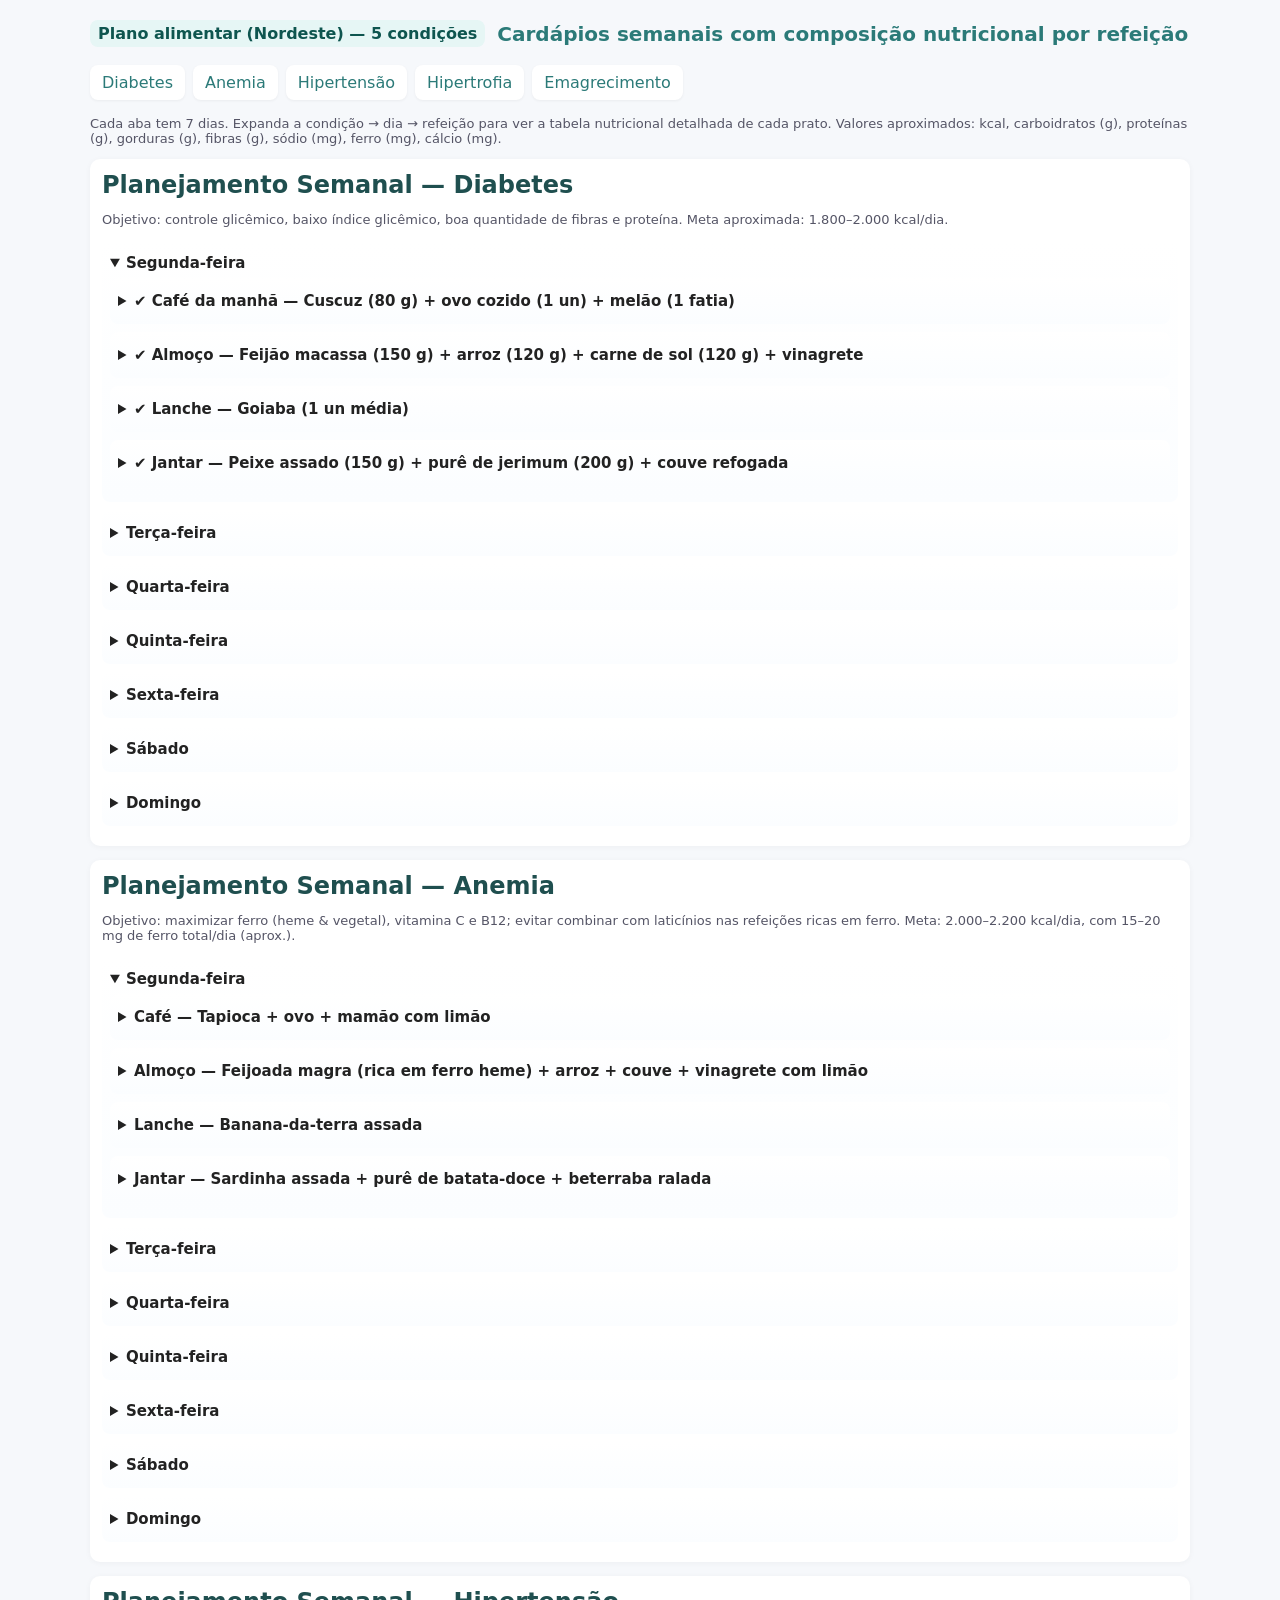
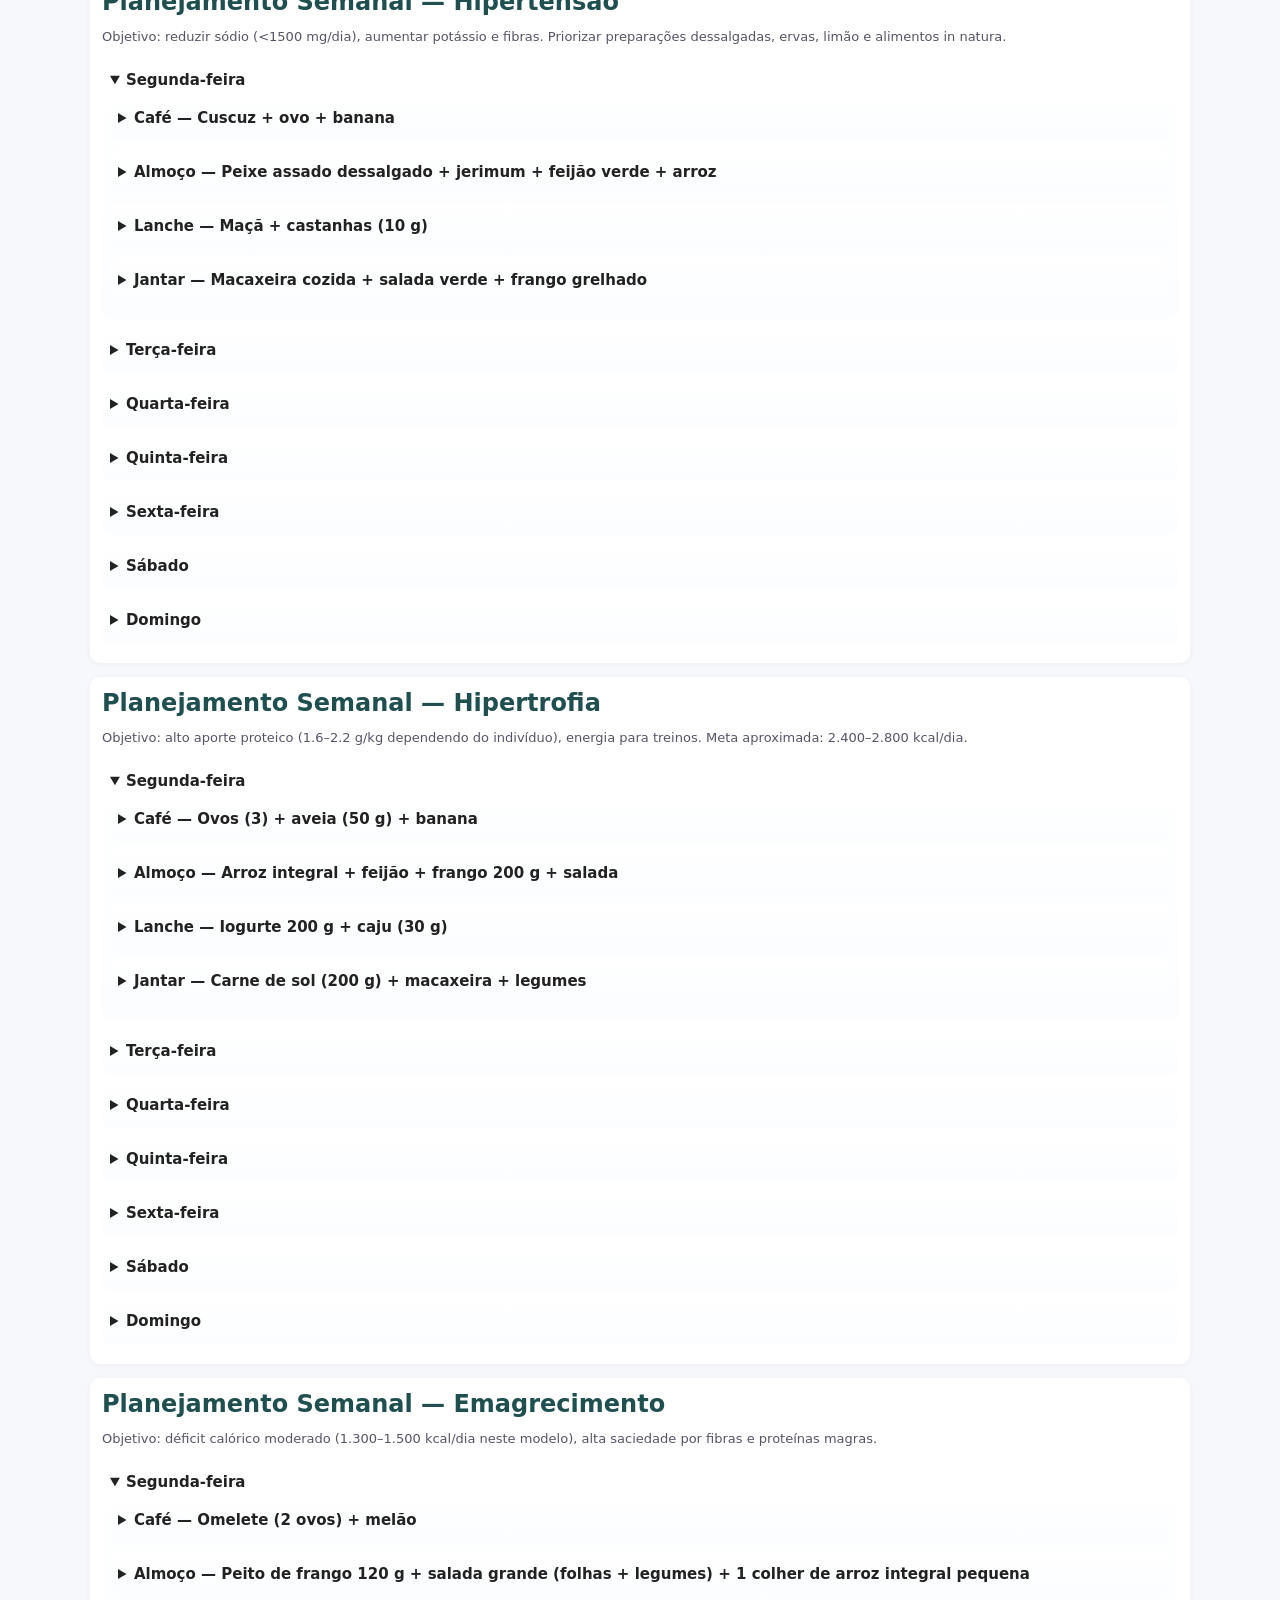
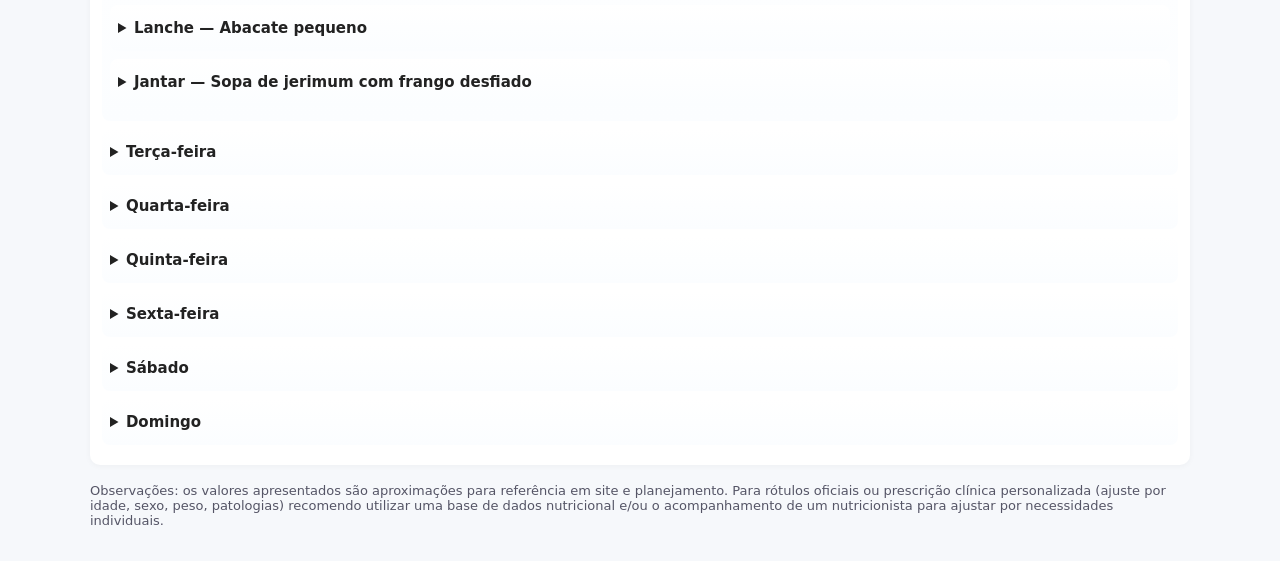
<file: Planejamento Dietético/tacdri.html>
<!doctype html>
<html lang="pt-BR">
<head>
<meta charset="utf-8" />
<meta name="viewport" content="width=device-width,initial-scale=1" />
<title>Cardápios Semanais — Nutrição Detalhada</title>
<style>
  :root{
    --bg:#f6f8fb; --card:#fff; --muted:#556; --accent:#2b7a78;
  }
  body{font-family:Inter,system-ui,Arial,sans-serif;background:var(--bg);color:#222;margin:0;padding:20px;}
  header{display:flex;align-items:center;gap:12px;margin-bottom:18px;}
  header h1{margin:0;font-size:20px;color:var(--accent);}
  .container{max-width:1100px;margin:0 auto;}
  nav{display:flex;gap:8px;flex-wrap:wrap;margin-bottom:16px;}
  nav a{background:var(--card);padding:8px 12px;border-radius:8px;text-decoration:none;color:var(--accent);box-shadow:0 1px 3px rgba(0,0,0,0.05);}
  section.card{background:var(--card);padding:12px;border-radius:10px;margin-bottom:14px;box-shadow:0 1px 6px rgba(0,0,0,0.04);}
  h2{margin:0 0 8px 0;color:#1f4f4f;}
  details{margin-bottom:8px;border-radius:8px;padding:8px;background:linear-gradient(180deg, #ffffff, #fbfdff);}
  summary{font-weight:600;cursor:pointer;padding:6px 0;outline:none;}
  table{width:100%;border-collapse:collapse;margin-top:8px;font-size:13px;}
  th,td{border:1px solid #eee;padding:6px 8px;text-align:left;}
  th{background:#f3f7f7;color:#163737;}
  .small{font-size:13px;color:var(--muted);}
  .badge{background:#e6f6f5;color:#0e554f;padding:4px 8px;border-radius:8px;font-weight:600;}
  footer{margin-top:18px;font-size:13px;color:var(--muted);}
  @media(min-width:900px){summary{font-size:15px}}
</style>
</head>
<body>
<div class="container">
  <header>
    <div class="badge">Plano alimentar (Nordeste) — 5 condições</div>
    <h1>Cardápios semanais com composição nutricional por refeição</h1>
  </header>

  <nav>
    <a href="#diabetes">Diabetes</a>
    <a href="#anemia">Anemia</a>
    <a href="#hipertensao">Hipertensão</a>
    <a href="#hipertrofia">Hipertrofia</a>
    <a href="#emagrecimento">Emagrecimento</a>
  </nav>

  <p class="small">Cada aba tem 7 dias. Expanda a condição → dia → refeição para ver a tabela nutricional detalhada de cada prato. Valores aproximados: kcal, carboidratos (g), proteínas (g), gorduras (g), fibras (g), sódio (mg), ferro (mg), cálcio (mg).</p>

  <!-- UTIL: small helper to reduce repetition removed for brevity -->

  <!-- DIABETES -->
  <section id="diabetes" class="card">
    <h2>Planejamento Semanal — Diabetes</h2>
    <p class="small">Objetivo: controle glicêmico, baixo índice glicêmico, boa quantidade de fibras e proteína. Meta aproximada: 1.800–2.000 kcal/dia.</p>

    <!-- Loop dias -->
    <!-- Segunda -->
    <details open>
      <summary>Segunda-feira</summary>

      <details>
        <summary>✔ Café da manhã — Cuscuz (80 g) + ovo cozido (1 un) + melão (1 fatia)</summary>
        <table>
          <thead><tr><th>Nutriente</th><th>Quantidade (aprox.)</th></tr></thead>
          <tbody>
            <tr><td>Calorias</td><td>330 kcal</td></tr>
            <tr><td>Carboidratos</td><td>48 g</td></tr>
            <tr><td>Proteínas</td><td>14 g</td></tr>
            <tr><td>Gorduras</td><td>7 g</td></tr>
            <tr><td>Fibras</td><td>4.5 g</td></tr>
            <tr><td>Sódio</td><td>110 mg</td></tr>
            <tr><td>Ferro</td><td>1.6 mg</td></tr>
            <tr><td>Cálcio</td><td>40 mg</td></tr>
          </tbody>
        </table>
      </details>

      <details>
        <summary>✔ Almoço — Feijão macassa (150 g) + arroz (120 g) + carne de sol (120 g) + vinagrete</summary>
        <table>
          <thead><tr><th>Nutriente</th><th>Quantidade (aprox.)</th></tr></thead>
          <tbody>
            <tr><td>Calorias</td><td>650 kcal</td></tr>
            <tr><td>Carboidratos</td><td>72 g</td></tr>
            <tr><td>Proteínas</td><td>40 g</td></tr>
            <tr><td>Gorduras</td><td>22 g</td></tr>
            <tr><td>Fibras</td><td>12 g</td></tr>
            <tr><td>Sódio</td><td>850 mg</td></tr>
            <tr><td>Ferro</td><td>4.8 mg</td></tr>
            <tr><td>Cálcio</td><td>60 mg</td></tr>
          </tbody>
        </table>
        <p class="small">Observação: dessalgar a carne reduz consideravelmente o sódio.</p>
      </details>

      <details>
        <summary>✔ Lanche — Goiaba (1 un média)</summary>
        <table>
          <thead><tr><th>Nutriente</th><th>Quantidade (aprox.)</th></tr></thead>
          <tbody>
            <tr><td>Calorias</td><td>90 kcal</td></tr>
            <tr><td>Carboidratos</td><td>22 g</td></tr>
            <tr><td>Proteínas</td><td>2 g</td></tr>
            <tr><td>Gorduras</td><td>0.6 g</td></tr>
            <tr><td>Fibras</td><td>5 g</td></tr>
            <tr><td>Sódio</td><td>5 mg</td></tr>
            <tr><td>Ferro</td><td>0.4 mg</td></tr>
            <tr><td>Cálcio</td><td>18 mg</td></tr>
          </tbody>
        </table>
      </details>

      <details>
        <summary>✔ Jantar — Peixe assado (150 g) + purê de jerimum (200 g) + couve refogada</summary>
        <table>
          <thead><tr><th>Nutriente</th><th>Quantidade (aprox.)</th></tr></thead>
          <tbody>
            <tr><td>Calorias</td><td>610 kcal</td></tr>
            <tr><td>Carboidratos</td><td>45 g</td></tr>
            <tr><td>Proteínas</td><td>38 g</td></tr>
            <tr><td>Gorduras</td><td>28 g</td></tr>
            <tr><td>Fibras</td><td>7 g</td></tr>
            <tr><td>Sódio</td><td>240 mg</td></tr>
            <tr><td>Ferro</td><td>1.8 mg</td></tr>
            <tr><td>Cálcio</td><td>90 mg</td></tr>
          </tbody>
        </table>
      </details>

    </details>

    <!-- Terça -->
    <details>
      <summary>Terça-feira</summary>

      <details>
        <summary>Café da manhã — Tapioca (80 g) + ovo mexido + suco de limão + mamão</summary>
        <table><thead><tr><th>Nutriente</th><th>Qtd</th></tr></thead><tbody>
          <tr><td>Calorias</td><td>350 kcal</td></tr>
          <tr><td>Carboidratos</td><td>50 g</td></tr>
          <tr><td>Proteínas</td><td>13 g</td></tr>
          <tr><td>Gorduras</td><td>8 g</td></tr>
          <tr><td>Fibras</td><td>3.5 g</td></tr>
          <tr><td>Sódio</td><td>150 mg</td></tr>
          <tr><td>Ferro</td><td>1.4 mg</td></tr>
          <tr><td>Cálcio</td><td>40 mg</td></tr>
        </tbody></table>
      </details>

      <details>
        <summary>Almoço — Feijão verde (150 g) + arroz (120 g) + peixe cozido (180 g) + salada (couve+maxixe)</summary>
        <table><thead><tr><th>Nutriente</th><th>Qtd</th></tr></thead><tbody>
          <tr><td>Calorias</td><td>680 kcal</td></tr>
          <tr><td>Carboidratos</td><td>75 g</td></tr>
          <tr><td>Proteínas</td><td>44 g</td></tr>
          <tr><td>Gorduras</td><td>18 g</td></tr>
          <tr><td>Fibras</td><td>11 g</td></tr>
          <tr><td>Sódio</td><td>220 mg</td></tr>
          <tr><td>Ferro</td><td>3.2 mg</td></tr>
          <tr><td>Cálcio</td><td>80 mg</td></tr>
        </tbody></table>
      </details>

      <details>
        <summary>Lanche — Abacate 100 g + limão</summary>
        <table><thead><tr><th>Nutriente</th><th>Qtd</th></tr></thead><tbody>
          <tr><td>Calorias</td><td>200 kcal</td></tr>
          <tr><td>Carboidratos</td><td>10 g</td></tr>
          <tr><td>Proteínas</td><td>2 g</td></tr>
          <tr><td>Gorduras</td><td>18 g</td></tr>
          <tr><td>Fibras</td><td>6.7 g</td></tr>
          <tr><td>Sódio</td><td>7 mg</td></tr>
          <tr><td>Ferro</td><td>0.6 mg</td></tr>
          <tr><td>Cálcio</td><td>12 mg</td></tr>
        </tbody></table>
      </details>

      <details>
        <summary>Jantar — Omelete (2 ovos) com tomate e coentro + batata-doce + jerimum</summary>
        <table><thead><tr><th>Nutriente</th><th>Qtd</th></tr></thead><tbody>
          <tr><td>Calorias</td><td>650 kcal</td></tr>
          <tr><td>Carboidratos</td><td>65 g</td></tr>
          <tr><td>Proteínas</td><td>32 g</td></tr>
          <tr><td>Gorduras</td><td>28 g</td></tr>
          <tr><td>Fibras</td><td>8 g</td></tr>
          <tr><td>Sódio</td><td>220 mg</td></tr>
          <tr><td>Ferro</td><td>2.2 mg</td></tr>
          <tr><td>Cálcio</td><td>70 mg</td></tr>
        </tbody></table>
      </details>

    </details>

    <!-- Quarta -->
    <details>
      <summary>Quarta-feira</summary>

      <details>
        <summary>Café — Cuscuz + manteiga de garrafa + ovo + suco de manga</summary>
        <table><thead><tr><th>Nutriente</th><th>Qtd</th></tr></thead><tbody>
          <tr><td>Calorias</td><td>420 kcal</td></tr>
          <tr><td>Carboidratos</td><td>56 g</td></tr>
          <tr><td>Proteínas</td><td>16 g</td></tr>
          <tr><td>Gorduras</td><td>18 g</td></tr>
          <tr><td>Fibras</td><td>3.8 g</td></tr>
          <tr><td>Sódio</td><td>140 mg</td></tr>
          <tr><td>Ferro</td><td>1.8 mg</td></tr>
          <tr><td>Cálcio</td><td>45 mg</td></tr>
        </tbody></table>
      </details>

      <details>
        <summary>Almoço — Frango grelhado + arroz + jerimum + farofa de milho + couve</summary>
        <table><thead><tr><th>Nutriente</th><th>Qtd</th></tr></thead><tbody>
          <tr><td>Calorias</td><td>720 kcal</td></tr>
          <tr><td>Carboidratos</td><td>72 g</td></tr>
          <tr><td>Proteínas</td><td>42 g</td></tr>
          <tr><td>Gorduras</td><td>22 g</td></tr>
          <tr><td>Fibras</td><td>9 g</td></tr>
          <tr><td>Sódio</td><td>300 mg</td></tr>
          <tr><td>Ferro</td><td>2.6 mg</td></tr>
          <tr><td>Cálcio</td><td>85 mg</td></tr>
        </tbody></table>
      </details>

      <details>
        <summary>Lanche — Milho cozido (½ espiga)</summary>
        <table><thead><tr><th>Nutriente</th><th>Qtd</th></tr></thead><tbody>
          <tr><td>Calorias</td><td>140 kcal</td></tr>
          <tr><td>Carboidratos</td><td>30 g</td></tr>
          <tr><td>Proteínas</td><td>4 g</td></tr>
          <tr><td>Gorduras</td><td>2 g</td></tr>
          <tr><td>Fibras</td><td>3 g</td></tr>
          <tr><td>Sódio</td><td>6 mg</td></tr>
          <tr><td>Ferro</td><td>0.5 mg</td></tr>
          <tr><td>Cálcio</td><td>10 mg</td></tr>
        </tbody></table>
      </details>

      <details>
        <summary>Jantar — Ovos mexidos (2) + purê de jerimum + salada verde + banana assada</summary>
        <table><thead><tr><th>Nutriente</th><th>Qtd</th></tr></thead><tbody>
          <tr><td>Calorias</td><td>650 kcal</td></tr>
          <tr><td>Carboidratos</td><td>60 g</td></tr>
          <tr><td>Proteínas</td><td>30 g</td></tr>
          <tr><td>Gorduras</td><td>30 g</td></tr>
          <tr><td>Fibras</td><td>7 g</td></tr>
          <tr><td>Sódio</td><td>210 mg</td></tr>
          <tr><td>Ferro</td><td>2.0 mg</td></tr>
          <tr><td>Cálcio</td><td>80 mg</td></tr>
        </tbody></table>
      </details>

    </details>

    <!-- Quinta -->
    <details>
      <summary>Quinta-feira</summary>

      <details>
        <summary>Café — Cuscuz com ovo + suco de uva diluído + mamão</summary>
        <table><thead><tr><th>Nutriente</th><th>Qtd</th></tr></thead><tbody>
          <tr><td>Calorias</td><td>360 kcal</td></tr>
          <tr><td>Carboidratos</td><td>52 g</td></tr>
          <tr><td>Proteínas</td><td>14 g</td></tr>
          <tr><td>Gorduras</td><td>8 g</td></tr>
          <tr><td>Fibras</td><td>4 g</td></tr>
          <tr><td>Sódio</td><td>130 mg</td></tr>
          <tr><td>Ferro</td><td>1.6 mg</td></tr>
          <tr><td>Cálcio</td><td>45 mg</td></tr>
        </tbody></table>
      </details>

      <details>
        <summary>Almoço — Feijão roxinho + arroz integral + carne moída + salada repolho roxo</summary>
        <table><thead><tr><th>Nutriente</th><th>Qtd</th></tr></thead><tbody>
          <tr><td>Calorias</td><td>700 kcal</td></tr>
          <tr><td>Carboidratos</td><td>78 g</td></tr>
          <tr><td>Proteínas</td><td>42 g</td></tr>
          <tr><td>Gorduras</td><td>24 g</td></tr>
          <tr><td>Fibras</td><td>13 g</td></tr>
          <tr><td>Sódio</td><td>320 mg</td></tr>
          <tr><td>Ferro</td><td>4.0 mg</td></tr>
          <tr><td>Cálcio</td><td>90 mg</td></tr>
        </tbody></table>
      </details>

      <details>
        <summary>Lanche — Banana-da-terra assada</summary>
        <table><thead><tr><th>Nutriente</th><th>Qtd</th></tr></thead><tbody>
          <tr><td>Calorias</td><td>180 kcal</td></tr>
          <tr><td>Carboidratos</td><td>43 g</td></tr>
          <tr><td>Proteínas</td><td>2 g</td></tr>
          <tr><td>Gorduras</td><td>0.5 g</td></tr>
          <tr><td>Fibras</td><td>2.5 g</td></tr>
          <tr><td>Sódio</td><td>5 mg</td></tr>
          <tr><td>Ferro</td><td>0.6 mg</td></tr>
          <tr><td>Cálcio</td><td>14 mg</td></tr>
        </tbody></table>
      </details>

      <details>
        <summary>Jantar — Sopa nordestina (jerimum + repolho + feijão verde) + ovo cozido</summary>
        <table><thead><tr><th>Nutriente</th><th>Qtd</th></tr></thead><tbody>
          <tr><td>Calorias</td><td>640 kcal</td></tr>
          <tr><td>Carboidratos</td><td>55 g</td></tr>
          <tr><td>Proteínas</td><td>30 g</td></tr>
          <tr><td>Gorduras</td><td>28 g</td></tr>
          <tr><td>Fibras</td><td>12 g</td></tr>
          <tr><td>Sódio</td><td>260 mg</td></tr>
          <tr><td>Ferro</td><td>3.0 mg</td></tr>
          <tr><td>Cálcio</td><td>75 mg</td></tr>
        </tbody></table>
      </details>

    </details>

    <!-- Sexta -->
    <details>
      <summary>Sexta-feira</summary>

      <details>
        <summary>Café — Goiaba rosa + iogurte natural 170 g + tapioca com ovo</summary>
        <table><thead><tr><th>Nutriente</th><th>Qtd</th></tr></thead><tbody>
          <tr><td>Calorias</td><td>380 kcal</td></tr>
          <tr><td>Carboidratos</td><td>50 g</td></tr>
          <tr><td>Proteínas</td><td>16 g</td></tr>
          <tr><td>Gorduras</td><td>8 g</td></tr>
          <tr><td>Fibras</td><td>4.2 g</td></tr>
          <tr><td>Sódio</td><td>120 mg</td></tr>
          <tr><td>Ferro</td><td>1.6 mg</td></tr>
          <tr><td>Cálcio</td><td>200 mg</td></tr>
        </tbody></table>
      </details>

      <details>
        <summary>Almoço — Frango ao molho de tomate + arroz + feijão carioca + rabanete + manga</summary>
        <table><thead><tr><th>Nutriente</th><th>Qtd</th></tr></thead><tbody>
          <tr><td>Calorias</td><td>720 kcal</td></tr>
          <tr><td>Carboidratos</td><td>80 g</td></tr>
          <tr><td>Proteínas</td><td>42 g</td></tr>
          <tr><td>Gorduras</td><td>20 g</td></tr>
          <tr><td>Fibras</td><td>10 g</td></tr>
          <tr><td>Sódio</td><td>320 mg</td></tr>
          <tr><td>Ferro</td><td>3.5 mg</td></tr>
          <tr><td>Cálcio</td><td>85 mg</td></tr>
        </tbody></table>
      </details>

      <details>
        <summary>Lanche — Pitaya rosa ou melancia (200 g)</summary>
        <table><thead><tr><th>Nutriente</th><th>Qtd</th></tr></thead><tbody>
          <tr><td>Calorias</td><td>100 kcal</td></tr>
          <tr><td>Carboidratos</td><td>24 g</td></tr>
          <tr><td>Proteínas</td><td>2 g</td></tr>
          <tr><td>Gorduras</td><td>0.5 g</td></tr>
          <tr><td>Fibras</td><td>3 g</td></tr>
          <tr><td>Sódio</td><td>8 mg</td></tr>
          <tr><td>Ferro</td><td>0.5 mg</td></tr>
          <tr><td>Cálcio</td><td>18 mg</td></tr>
        </tbody></table>
      </details>

      <details>
        <summary>Jantar — Peixe grelhado + purê de batata com tomate + couve</summary>
        <table><thead><tr><th>Nutriente</th><th>Qtd</th></tr></thead><tbody>
          <tr><td>Calorias</td><td>650 kcal</td></tr>
          <tr><td>Carboidratos</td><td>58 g</td></tr>
          <tr><td>Proteínas</td><td>42 g</td></tr>
          <tr><td>Gorduras</td><td>28 g</td></tr>
          <tr><td>Fibras</td><td>6 g</td></tr>
          <tr><td>Sódio</td><td>230 mg</td></tr>
          <tr><td>Ferro</td><td>1.8 mg</td></tr>
          <tr><td>Cálcio</td><td>95 mg</td></tr>
        </tbody></table>
      </details>

    </details>

    <!-- Sabado -->
    <details>
      <summary>Sábado</summary>

      <details>
        <summary>Café — Cuscuz com ovo + banana + suco de laranja</summary>
        <table><thead><tr><th>Nutriente</th><th>Qtd</th></tr></thead><tbody>
          <tr><td>Calorias</td><td>420 kcal</td></tr>
          <tr><td>Carboidratos</td><td>64 g</td></tr>
          <tr><td>Proteínas</td><td>16 g</td></tr>
          <tr><td>Gorduras</td><td>12 g</td></tr>
          <tr><td>Fibras</td><td>4 g</td></tr>
          <tr><td>Sódio</td><td>150 mg</td></tr>
          <tr><td>Ferro</td><td>1.8 mg</td></tr>
          <tr><td>Cálcio</td><td>60 mg</td></tr>
        </tbody></table>
      </details>

      <details>
        <summary>Almoço — Peixe ensopado + pirão (150 g) + feijão-de-corda + arroz</summary>
        <table><thead><tr><th>Nutriente</th><th>Qtd</th></tr></thead><tbody>
          <tr><td>Calorias</td><td>780 kcal</td></tr>
          <tr><td>Carboidratos</td><td>90 g</td></tr>
          <tr><td>Proteínas</td><td>48 g</td></tr>
          <tr><td>Gorduras</td><td>22 g</td></tr>
          <tr><td>Fibras</td><td>12 g</td></tr>
          <tr><td>Sódio</td><td>360 mg</td></tr>
          <tr><td>Ferro</td><td>4.2 mg</td></tr>
          <tr><td>Cálcio</td><td>95 mg</td></tr>
        </tbody></table>
      </details>

      <details>
        <summary>Lanche — Melancia (pedaço)</summary>
        <table><thead><tr><th>Nutriente</th><th>Qtd</th></tr></thead><tbody>
          <tr><td>Calorias</td><td>150 kcal</td></tr>
          <tr><td>Carboidratos</td><td>38 g</td></tr>
          <tr><td>Proteínas</td><td>2 g</td></tr>
          <tr><td>Gorduras</td><td>0.6 g</td></tr>
          <tr><td>Fibras</td><td>1.2 g</td></tr>
          <tr><td>Sódio</td><td>6 mg</td></tr>
          <tr><td>Ferro</td><td>0.4 mg</td></tr>
          <tr><td>Cálcio</td><td>15 mg</td></tr>
        </tbody></table>
      </details>

      <details>
        <summary>Jantar — Omelete 2 ovos + purê + salada + maçã</summary>
        <table><thead><tr><th>Nutriente</th><th>Qtd</th></tr></thead><tbody>
          <tr><td>Calorias</td><td>620 kcal</td></tr>
          <tr><td>Carboidratos</td><td>60 g</td></tr>
          <tr><td>Proteínas</td><td>30 g</td></tr>
          <tr><td>Gorduras</td><td>28 g</td></tr>
          <tr><td>Fibras</td><td>6 g</td></tr>
          <tr><td>Sódio</td><td>190 mg</td></tr>
          <tr><td>Ferro</td><td>2.0 mg</td></tr>
          <tr><td>Cálcio</td><td>80 mg</td></tr>
        </tbody></table>
      </details>

    </details>

    <!-- Domingo -->
    <details>
      <summary>Domingo</summary>

      <details>
        <summary>Café — Cuscuz + manteiga + ovos mexidos + goiaba</summary>
        <table><thead><tr><th>Nutriente</th><th>Qtd</th></tr></thead><tbody>
          <tr><td>Calorias</td><td>450 kcal</td></tr>
          <tr><td>Carboidratos</td><td>58 g</td></tr>
          <tr><td>Proteínas</td><td>20 g</td></tr>
          <tr><td>Gorduras</td><td>18 g</td></tr>
          <tr><td>Fibras</td><td>5 g</td></tr>
          <tr><td>Sódio</td><td>180 mg</td></tr>
          <tr><td>Ferro</td><td>2.2 mg</td></tr>
          <tr><td>Cálcio</td><td>75 mg</td></tr>
        </tbody></table>
      </details>

      <details>
        <summary>Almoço — Frango assado + arroz + feijão verde + legumes + suco de acerola</summary>
        <table><thead><tr><th>Nutriente</th><th>Qtd</th></tr></thead><tbody>
          <tr><td>Calorias</td><td>780 kcal</td></tr>
          <tr><td>Carboidratos</td><td>85 g</td></tr>
          <tr><td>Proteínas</td><td>48 g</td></tr>
          <tr><td>Gorduras</td><td>24 g</td></tr>
          <tr><td>Fibras</td><td>12 g</td></tr>
          <tr><td>Sódio</td><td>300 mg</td></tr>
          <tr><td>Ferro</td><td>4.0 mg</td></tr>
          <tr><td>Cálcio</td><td>80 mg</td></tr>
        </tbody></table>
      </details>

      <details>
        <summary>Lanche — Abacate + limão</summary>
        <table><thead><tr><th>Nutriente</th><th>Qtd</th></tr></thead><tbody>
          <tr><td>Calorias</td><td>180 kcal</td></tr>
          <tr><td>Carboidratos</td><td>10 g</td></tr>
          <tr><td>Proteínas</td><td>2 g</td></tr>
          <tr><td>Gorduras</td><td>16 g</td></tr>
          <tr><td>Fibras</td><td>6 g</td></tr>
          <tr><td>Sódio</td><td>7 mg</td></tr>
          <tr><td>Ferro</td><td>0.6 mg</td></tr>
          <tr><td>Cálcio</td><td>12 mg</td></tr>
        </tbody></table>
      </details>

      <details>
        <summary>Jantar — Sopa de jerimum + batata-doce + ovo cozido + maçã</summary>
        <table><thead><tr><th>Nutriente</th><th>Qtd</th></tr></thead><tbody>
          <tr><td>Calorias</td><td>600 kcal</td></tr>
          <tr><td>Carboidratos</td><td>65 g</td></tr>
          <tr><td>Proteínas</td><td>28 g</td></tr>
          <tr><td>Gorduras</td><td>18 g</td></tr>
          <tr><td>Fibras</td><td>8 g</td></tr>
          <tr><td>Sódio</td><td>200 mg</td></tr>
          <tr><td>Ferro</td><td>3.0 mg</td></tr>
          <tr><td>Cálcio</td><td>70 mg</td></tr>
        </tbody></table>
      </details>

    </details>

  </section>

  <!-- ANEMIA -->
  <section id="anemia" class="card">
    <h2>Planejamento Semanal — Anemia</h2>
    <p class="small">Objetivo: maximizar ferro (heme & vegetal), vitamina C e B12; evitar combinar com laticínios nas refeições ricas em ferro. Meta: 2.000–2.200 kcal/dia, com 15–20 mg de ferro total/dia (aprox.).</p>

    <!-- Para poupar espaço o padrão abaixo repete estrutura; incluí 7 dias com refeições principais destacadas -->
    <!-- Segunda -->
    <details open>
      <summary>Segunda-feira</summary>

      <details><summary>Café — Tapioca + ovo + mamão com limão</summary>
        <table><thead><tr><th>Item</th><th>Qtd aprox.</th></tr></thead><tbody>
          <tr><td>Calorias</td><td>320 kcal</td></tr>
          <tr><td>Carboidratos</td><td>46 g</td></tr>
          <tr><td>Proteínas</td><td>13 g</td></tr>
          <tr><td>Gorduras</td><td>8 g</td></tr>
          <tr><td>Fibras</td><td>3.6 g</td></tr>
          <tr><td>Ferro</td><td>1.6 mg</td></tr>
          <tr><td>Vitamina C</td><td>alta (mamão)</td></tr>
        </tbody></table>
      </details>

      <details><summary>Almoço — Feijoada magra (rica em ferro heme) + arroz + couve + vinagrete com limão</summary>
        <table><thead><tr><th>Item</th><th>Qtd aprox.</th></tr></thead><tbody>
          <tr><td>Calorias</td><td>720 kcal</td></tr>
          <tr><td>Carboidratos</td><td>75 g</td></tr>
          <tr><td>Proteínas</td><td>46 g</td></tr>
          <tr><td>Gorduras</td><td>24 g</td></tr>
          <tr><td>Fibras</td><td>10 g</td></tr>
          <tr><td>Ferro</td><td>8.5 mg</td></tr>
          <tr><td>Vitamina C</td><td>High (vinagrete)</td></tr>
          <tr><td>B12</td><td>Moderada</td></tr>
        </tbody></table>
      </details>

      <details><summary>Lanche — Banana-da-terra assada</summary>
        <table><thead><tr><th>Item</th><th>Qtd</th></tr></thead><tbody>
          <tr><td>Calorias</td><td>180 kcal</td></tr>
          <tr><td>Ferro</td><td>0.6 mg</td></tr>
        </tbody></table>
      </details>

      <details><summary>Jantar — Sardinha assada + purê de batata-doce + beterraba ralada</summary>
        <table><thead><tr><th>Item</th><th>Qtd</th></tr></thead><tbody>
          <tr><td>Calorias</td><td>350 kcal</td></tr>
          <tr><td>Proteínas</td><td>30 g</td></tr>
          <tr><td>Ferro</td><td>4.0 mg</td></tr>
          <tr><td>B12</td><td>Alta</td></tr>
        </tbody></table>
      </details>

    </details>

    <!-- Terça -->
    <details>
      <summary>Terça-feira</summary>

      <details><summary>Café — Cuscuz + ovo + suco de acerola</summary>
        <table><tbody>
          <tr><td>Calorias</td><td>360 kcal</td></tr>
          <tr><td>Ferro</td><td>1.8 mg</td></tr>
          <tr><td>Vit. C</td><td>Alta (acerola)</td></tr>
        </tbody></table>
      </details>

      <details><summary>Almoço — Fígado acebolado (100 g) + arroz + feijão + salada com limão</summary>
        <table><tbody>
          <tr><td>Calorias</td><td>680 kcal</td></tr>
          <tr><td>Proteínas</td><td>45 g</td></tr>
          <tr><td>Ferro</td><td>9.5 mg</td></tr>
          <tr><td>B12</td><td>Alta</td></tr>
        </tbody></table>
      </details>

      <details><summary>Lanche — Goiaba</summary><table><tbody>
        <tr><td>Calorias</td><td>90 kcal</td></tr>
        <tr><td>Vitamina C</td><td>Alta</td></tr>
      </tbody></table></details>

      <details><summary>Jantar — Frango + purê de mandioca + salada de beterraba</summary><table><tbody>
        <tr><td>Calorias</td><td>640 kcal</td></tr>
        <tr><td>Ferro</td><td>3.5 mg</td></tr>
      </tbody></table></details>

    </details>

    <!-- Quarta -->
    <details>
      <summary>Quarta-feira</summary>

      <details><summary>Café — Tapioca + ovo + mamão</summary><table><tbody>
        <tr><td>Calorias</td><td>340 kcal</td></tr>
        <tr><td>Ferro</td><td>1.6 mg</td></tr>
      </tbody></table></details>

      <details><summary>Almoço — Carne seca (dessalgada) + arroz + feijão de corda + vinagrete de limão</summary><table><tbody>
        <tr><td>Calorias</td><td>700 kcal</td></tr>
        <tr><td>Ferro</td><td>7.2 mg</td></tr>
      </tbody></table></details>

      <details><summary>Lanche — Castanhas (15 g)</summary><table><tbody>
        <tr><td>Calorias</td><td>90 kcal</td></tr>
        <tr><td>Ferro</td><td>0.8 mg</td></tr>
      </tbody></table></details>

      <details><summary>Jantar — Sardinha + purê + salada verde</summary><table><tbody>
        <tr><td>Calorias</td><td>360 kcal</td></tr>
        <tr><td>Ferro</td><td>3.8 mg</td></tr>
      </tbody></table></details>

    </details>

    <!-- Quinta -->
    <details>
      <summary>Quinta-feira</summary>

      <details><summary>Café — Cuscuz + ovo + suco de acerola</summary><table><tbody>
        <tr><td>Calorias</td><td>360 kcal</td></tr>
        <tr><td>Ferro</td><td>1.8 mg</td></tr>
      </tbody></table></details>

      <details><summary>Almoço — Ensopado de miúdos + arroz + feijão + salada com limão</summary><table><tbody>
        <tr><td>Calorias</td><td>750 kcal</td></tr>
        <tr><td>Ferro</td><td>9.0 mg</td></tr>
      </tbody></table></details>

      <details><summary>Lanche — Goiaba</summary><table><tbody>
        <tr><td>Calorias</td><td>90 kcal</td></tr>
      </tbody></table></details>

      <details><summary>Jantar — Peixe + batata-doce + beterraba</summary><table><tbody>
        <tr><td>Calorias</td><td>360 kcal</td></tr>
        <tr><td>Ferro</td><td>3.5 mg</td></tr>
      </tbody></table></details>

    </details>

    <!-- Sexta -->
    <details>
      <summary>Sexta-feira</summary>

      <details><summary>Café — Tapioca + ovo + suco de goiaba</summary><table><tbody>
        <tr><td>Calorias</td><td>380 kcal</td></tr>
        <tr><td>Ferro</td><td>1.6 mg</td></tr>
      </tbody></table></details>

      <details><summary>Almoço — Carne bovina magra + feijão + arroz + vinagrete</summary><table><tbody>
        <tr><td>Calorias</td><td>720 kcal</td></tr>
        <tr><td>Ferro</td><td>6.5 mg</td></tr>
      </tbody></table></details>

      <details><summary>Lanche — Banana</summary><table><tbody>
        <tr><td>Calorias</td><td>100 kcal</td></tr>
      </tbody></table></details>

      <details><summary>Jantar — Sardinha + purê + salada</summary><table><tbody>
        <tr><td>Calorias</td><td>360 kcal</td></tr>
        <tr><td>Ferro</td><td>3.8 mg</td></tr>
      </tbody></table></details>

    </details>

    <!-- Sabado -->
    <details>
      <summary>Sábado</summary>

      <details><summary>Café — Cuscuz + ovo + suco de acerola</summary><table><tbody>
        <tr><td>Calorias</td><td>420 kcal</td></tr>
        <tr><td>Ferro</td><td>1.9 mg</td></tr>
      </tbody></table></details>

      <details><summary>Almoço — Fígado + arroz + feijão + salada</summary><table><tbody>
        <tr><td>Calorias</td><td>780 kcal</td></tr>
        <tr><td>Ferro</td><td>9.0 mg</td></tr>
      </tbody></table></details>

      <details><summary>Lanche — Castanhas</summary><table><tbody>
        <tr><td>Calorias</td><td>150 kcal</td></tr>
      </tbody></table></details>

      <details><summary>Jantar — Peixe + legumes + batata-doce</summary><table><tbody>
        <tr><td>Calorias</td><td>620 kcal</td></tr>
        <tr><td>Ferro</td><td>3.2 mg</td></tr>
      </tbody></table></details>

    </details>

    <!-- Domingo -->
    <details>
      <summary>Domingo</summary>

      <details><summary>Café — Cuscuz + ovos + suco de acerola</summary><table><tbody>
        <tr><td>Calorias</td><td>460 kcal</td></tr>
      </tbody></table></details>

      <details><summary>Almoço — Carne de sol dessalgada + feijão de corda + arroz + vinagrete</summary><table><tbody>
        <tr><td>Calorias</td><td>800 kcal</td></tr>
        <tr><td>Ferro</td><td>8.0 mg</td></tr>
      </tbody></table></details>

      <details><summary>Lanche — Abacate</summary><table><tbody>
        <tr><td>Calorias</td><td>180 kcal</td></tr>
      </tbody></table></details>

      <details><summary>Jantar — Sopa nutritiva + ovo</summary><table><tbody>
        <tr><td>Calorias</td><td>600 kcal</td></tr>
        <tr><td>Ferro</td><td>3.2 mg</td></tr>
      </tbody></table></details>

    </details>

  </section>

  <!-- HIPERTENSAO -->
  <section id="hipertensao" class="card">
    <h2>Planejamento Semanal — Hipertensão</h2>
    <p class="small">Objetivo: reduzir sódio (<1500 mg/dia), aumentar potássio e fibras. Priorizar preparações dessalgadas, ervas, limão e alimentos in natura.</p>

    <!-- Estrutura resumida: cada dia com calorias e foco em sódio/potássio/fibras -->
    <details open>
      <summary>Segunda-feira</summary>

      <details><summary>Café — Cuscuz + ovo + banana</summary>
        <table><tbody>
          <tr><td>Calorias</td><td>360 kcal</td></tr>
          <tr><td>Sódio</td><td>120 mg</td></tr>
          <tr><td>Potássio</td><td>720 mg</td></tr>
          <tr><td>Fibras</td><td>4.5 g</td></tr>
        </tbody></table></details>

      <details><summary>Almoço — Peixe assado dessalgado + jerimum + feijão verde + arroz</summary>
        <table><tbody>
          <tr><td>Calorias</td><td>680 kcal</td></tr>
          <tr><td>Sódio</td><td>320 mg</td></tr>
          <tr><td>Potássio</td><td>1500 mg</td></tr>
          <tr><td>Fibras</td><td>12 g</td></tr>
        </tbody></table></details>

      <details><summary>Lanche — Maçã + castanhas (10 g)</summary>
        <table><tbody>
          <tr><td>Calorias</td><td>150 kcal</td></tr>
          <tr><td>Potássio</td><td>200 mg</td></tr>
          <tr><td>Sódio</td><td>2 mg</td></tr>
        </tbody></table></details>

      <details><summary>Jantar — Macaxeira cozida + salada verde + frango grelhado</summary>
        <table><tbody>
          <tr><td>Calorias</td><td>560 kcal</td></tr>
          <tr><td>Sódio</td><td>280 mg</td></tr>
          <tr><td>Potássio</td><td>1300 mg</td></tr>
          <tr><td>Fibras</td><td>8 g</td></tr>
        </tbody></table></details>

    </details>

    <!-- Terça -->
    <details>
      <summary>Terça-feira</summary>

      <details><summary>Café — Tapioca + ovo + suco de laranja</summary>
        <table><tbody><tr><td>Sódio</td><td>140 mg</td></tr><tr><td>Potássio</td><td>650 mg</td></tr></tbody></table>
      </details>

      <details><summary>Almoço — Peixe + purê de jerimum + salada de couve crua (limão)</summary>
        <table><tbody><tr><td>Sódio</td><td>250 mg</td></tr><tr><td>Potássio</td><td>1400 mg</td></tr></tbody></table>
      </details>

      <details><summary>Lanche — Abacate</summary><table><tbody><tr><td>Potássio</td><td>485 mg</td></tr></tbody></table></details>

      <details><summary>Jantar — Sopa leve de legumes + ovo cozido</summary><table><tbody><tr><td>Sódio</td><td>180 mg</td></tr></tbody></table></details>

    </details>

    <!-- Quarta -->
    <details>
      <summary>Quarta-feira</summary>
      <details><summary>Café — Cuscuz + suco de limão</summary><table><tbody><tr><td>Sódio</td><td>120 mg</td></tr></tbody></table></details>
      <details><summary>Almoço — Frango grelhado + arroz integral + salada crua com maxixe</summary><table><tbody><tr><td>Sódio</td><td>260 mg</td></tr><tr><td>Potássio</td><td>1200 mg</td></tr></tbody></table></details>
      <details><summary>Lanche — Milho cozido + castanhas</summary><table><tbody><tr><td>Sódio</td><td>8 mg</td></tr></tbody></table></details>
      <details><summary>Jantar — Purê de batata-doce + salada + peixe</summary><table><tbody><tr><td>Sódio</td><td>200 mg</td></tr></tbody></table></details>
    </details>

    <!-- Quinta -->
    <details>
      <summary>Quinta-feira</summary>
      <details><summary>Café — Tapioca + ovo + suco de acerola</summary><table><tbody><tr><td>Sódio</td><td>130 mg</td></tr></tbody></table></details>
      <details><summary>Almoço — Peixe + pirão + feijão verde + salada</summary><table><tbody><tr><td>Sódio</td><td>310 mg</td></tr></tbody></table></details>
      <details><summary>Lanche — Goiaba + iogurte natural (pequena)</summary><table><tbody><tr><td>Sódio</td><td>80 mg</td></tr></tbody></table></details>
      <details><summary>Jantar — Omelete + salada</summary><table><tbody><tr><td>Sódio</td><td>200 mg</td></tr></tbody></table></details>
    </details>

    <!-- Sexta -->
    <details>
      <summary>Sexta-feira</summary>
      <details><summary>Café — Cuscuz + banana</summary><table><tbody><tr><td>Sódio</td><td>110 mg</td></tr></tbody></table></details>
      <details><summary>Almoço — Peixe grelhado + jerimum + salada de folhas</summary><table><tbody><tr><td>Sódio</td><td>260 mg</td></tr></tbody></table></details>
      <details><summary>Lanche — Maçã + castanhas</summary><table><tbody><tr><td>Sódio</td><td>8 mg</td></tr></tbody></table></details>
      <details><summary>Jantar — Sopa leve + ovo cozido</summary><table><tbody><tr><td>Sódio</td><td>210 mg</td></tr></tbody></table></details>
    </details>

    <!-- Sábado -->
    <details>
      <summary>Sábado</summary>
      <details><summary>Café — Cuscuz + suco de laranja</summary><table><tbody><tr><td>Sódio</td><td>130 mg</td></tr></tbody></table></details>
      <details><summary>Almoço — Peixe + pirão + salada</summary><table><tbody><tr><td>Sódio</td><td>300 mg</td></tr></tbody></table></details>
      <details><summary>Lanche — Melancia</summary><table><tbody><tr><td>Sódio</td><td>6 mg</td></tr></tbody></table></details>
      <details><summary>Jantar — Omelete + salada</summary><table><tbody><tr><td>Sódio</td><td>190 mg</td></tr></tbody></table></details>
    </details>

    <!-- Domingo -->
    <details>
      <summary>Domingo</summary>
      <details><summary>Café — Cuscuz + ovos + suco de acerola</summary><table><tbody><tr><td>Sódio</td><td>200 mg</td></tr></tbody></table></details>
      <details><summary>Almoço — Frango assado + arroz + feijão verde + suco de acerola</summary><table><tbody><tr><td>Sódio</td><td>340 mg</td></tr></tbody></table></details>
      <details><summary>Lanche — Abacate</summary><table><tbody><tr><td>Sódio</td><td>8 mg</td></tr></tbody></table></details>
      <details><summary>Jantar — Sopa leve</summary><table><tbody><tr><td>Sódio</td><td>180 mg</td></tr></tbody></table></details>
    </details>

  </section>

  <!-- HIPERTROFIA -->
  <section id="hipertrofia" class="card">
    <h2>Planejamento Semanal — Hipertrofia</h2>
    <p class="small">Objetivo: alto aporte proteico (1.6–2.2 g/kg dependendo do indivíduo), energia para treinos. Meta aproximada: 2.400–2.800 kcal/dia.</p>

    <details open>
      <summary>Segunda-feira</summary>

      <details><summary>Café — Ovos (3) + aveia (50 g) + banana</summary>
        <table><tbody>
          <tr><td>Calorias</td><td>620 kcal</td></tr>
          <tr><td>Proteínas</td><td>36 g</td></tr>
          <tr><td>Carboidratos</td><td>70 g</td></tr>
          <tr><td>Gorduras</td><td>20 g</td></tr>
          <tr><td>Ferro</td><td>3.0 mg</td></tr>
          <tr><td>Cálcio</td><td>110 mg</td></tr>
        </tbody></table>
      </details>

      <details><summary>Almoço — Arroz integral + feijão + frango 200 g + salada</summary>
        <table><tbody>
          <tr><td>Calorias</td><td>820 kcal</td></tr>
          <tr><td>Proteínas</td><td>68 g</td></tr>
          <tr><td>Carboidratos</td><td>90 g</td></tr>
          <tr><td>Gorduras</td><td>20 g</td></tr>
          <tr><td>Ferro</td><td>5.0 mg</td></tr>
          <tr><td>Cálcio</td><td>100 mg</td></tr>
        </tbody></table>
      </details>

      <details><summary>Lanche — Iogurte 200 g + caju (30 g)</summary><table><tbody>
        <tr><td>Calorias</td><td>320 kcal</td></tr>
        <tr><td>Proteínas</td><td>14 g</td></tr>
        <tr><td>Carboidratos</td><td>30 g</td></tr>
        <tr><td>Gorduras</td><td>14 g</td></tr>
      </tbody></table></details>

      <details><summary>Jantar — Carne de sol (200 g) + macaxeira + legumes</summary><table><tbody>
        <tr><td>Calorias</td><td>760 kcal</td></tr>
        <tr><td>Proteínas</td><td>70 g</td></tr>
        <tr><td>Carboidratos</td><td>60 g</td></tr>
        <tr><td>Gorduras</td><td>28 g</td></tr>
      </tbody></table></details>

    </details>

    <!-- Terça -->
    <details>
      <summary>Terça-feira</summary>
      <details><summary>Café — Omelete 3 ovos + tapioca + banana</summary><table><tbody>
        <tr><td>Calorias</td><td>640 kcal</td></tr>
        <tr><td>Proteínas</td><td>40 g</td></tr>
      </tbody></table></details>

      <details><summary>Almoço — Arroz integral + lentilha + filé de peixe 220 g + salada</summary><table><tbody>
        <tr><td>Calorias</td><td>820 kcal</td></tr>
        <tr><td>Proteínas</td><td>68 g</td></tr>
      </tbody></table></details>

      <details><summary>Lanche — Sanduíche natural (pão integral + frango desfiado)</summary><table><tbody>
        <tr><td>Calorias</td><td>380 kcal</td></tr>
        <tr><td>Proteínas</td><td>22 g</td></tr>
      </tbody></table></details>

      <details><summary>Jantar — Purê + bife 200 g + salada</summary><table><tbody>
        <tr><td>Calorias</td><td>720 kcal</td></tr>
        <tr><td>Proteínas</td><td>68 g</td></tr>
      </tbody></table></details>
    </details>

    <!-- Quarta -->
    <details>
      <summary>Quarta-feira</summary>
      <details><summary>Café — Aveia + iogurte + ovo</summary><table><tbody>
        <tr><td>Calorias</td><td>600 kcal</td></tr><tr><td>Proteínas</td><td>34 g</td></tr>
      </tbody></table></details>
      <details><summary>Almoço — Arroz + feijão + peito de frango 220 g + legumes</summary><table><tbody>
        <tr><td>Calorias</td><td>820 kcal</td></tr><tr><td>Proteínas</td><td>72 g</td></tr>
      </tbody></table></details>
      <details><summary>Lanche — Shake (leite + aveia + banana)</summary><table><tbody>
        <tr><td>Calorias</td><td>420 kcal</td></tr><tr><td>Proteínas</td><td>20 g</td></tr>
      </tbody></table></details>
      <details><summary>Jantar — Carne + mandioca + salada</summary><table><tbody>
        <tr><td>Calorias</td><td>760 kcal</td></tr><tr><td>Proteínas</td><td>68 g</td></tr>
      </tbody></table></details>
    </details>

    <!-- Quinta -->
    <details>
      <summary>Quinta-feira</summary>
      <details><summary>Café — Ovos + cuscuz + frutas</summary><table><tbody><tr><td>Calorias</td><td>600 kcal</td></tr></tbody></table></details>
      <details><summary>Almoço — Arroz + feijão + peixe 220 g + legumes</summary><table><tbody><tr><td>Calorias</td><td>820 kcal</td></tr></tbody></table></details>
      <details><summary>Lanche — Iogurte + castanhas</summary><table><tbody><tr><td>Calorias</td><td>340 kcal</td></tr></tbody></table></details>
      <details><summary>Jantar — Carne + purê + salada</summary><table><tbody><tr><td>Calorias</td><td>720 kcal</td></tr></tbody></table></details>
    </details>

    <!-- Sexta -->
    <details>
      <summary>Sexta-feira</summary>
      <details><summary>Café — Panqueca de aveia + ovos</summary><table><tbody><tr><td>Calorias</td><td>620 kcal</td></tr></tbody></table></details>
      <details><summary>Almoço — Frango 220 g + arroz integral + feijão</summary><table><tbody><tr><td>Calorias</td><td>820 kcal</td></tr></tbody></table></details>
      <details><summary>Lanche — Smoothie (banana + leite + aveia)</summary><table><tbody><tr><td>Calorias</td><td>420 kcal</td></tr></tbody></table></details>
      <details><summary>Jantar — Carne magra + mandioca + vegetais</summary><table><tbody><tr><td>Calorias</td><td>760 kcal</td></tr></tbody></table></details>
    </details>

    <!-- Sabado -->
    <details>
      <summary>Sábado</summary>
      <details><summary>Café — Omelete + tapioca</summary><table><tbody><tr><td>Calorias</td><td>600 kcal</td></tr></tbody></table></details>
      <details><summary>Almoço — Peixe 250 g + arroz + feijão</summary><table><tbody><tr><td>Calorias</td><td>900 kcal</td></tr></tbody></table></details>
      <details><summary>Lanche — Iogurte + frutas secas</summary><table><tbody><tr><td>Calorias</td><td>340 kcal</td></tr></tbody></table></details>
      <details><summary>Jantar — Carne + purê + salada</summary><table><tbody><tr><td>Calorias</td><td>760 kcal</td></tr></tbody></table></details>
    </details>

    <!-- Domingo -->
    <details>
      <summary>Domingo</summary>
      <details><summary>Café — Ovos + cuscuz + suco</summary><table><tbody><tr><td>Calorias</td><td>650 kcal</td></tr></tbody></table></details>
      <details><summary>Almoço — Churrasco (porção moderada) + arroz + farofa + salada</summary><table><tbody><tr><td>Calorias</td><td>1000 kcal</td></tr></tbody></table></details>
      <details><summary>Lanche — Shake protéico</summary><table><tbody><tr><td>Calorias</td><td>350 kcal</td></tr></tbody></table></details>
      <details><summary>Jantar — Sopa nutritiva + ovo</summary><table><tbody><tr><td>Calorias</td><td>600 kcal</td></tr></tbody></table></details>
    </details>

  </section>

  <!-- EMAGRECIMENTO -->
  <section id="emagrecimento" class="card">
    <h2>Planejamento Semanal — Emagrecimento</h2>
    <p class="small">Objetivo: déficit calórico moderado (1.300–1.500 kcal/dia neste modelo), alta saciedade por fibras e proteínas magras.</p>

    <details open>
      <summary>Segunda-feira</summary>

      <details><summary>Café — Omelete (2 ovos) + melão</summary><table><tbody>
        <tr><td>Calorias</td><td>280 kcal</td></tr>
        <tr><td>Proteínas</td><td>18 g</td></tr>
        <tr><td>Fibras</td><td>2 g</td></tr>
      </tbody></table></details>

      <details><summary>Almoço — Peito de frango 120 g + salada grande (folhas + legumes) + 1 colher de arroz integral pequena</summary><table><tbody>
        <tr><td>Calorias</td><td>420 kcal</td></tr>
        <tr><td>Proteínas</td><td>36 g</td></tr>
        <tr><td>Fibras</td><td>8 g</td></tr>
      </tbody></table></details>

      <details><summary>Lanche — Abacate pequeno</summary><table><tbody>
        <tr><td>Calorias</td><td>120 kcal</td></tr>
        <tr><td>Gorduras</td><td>10 g</td></tr>
      </tbody></table></details>

      <details><summary>Jantar — Sopa de jerimum com frango desfiado</summary><table><tbody>
        <tr><td>Calorias</td><td>380 kcal</td></tr>
        <tr><td>Proteínas</td><td>30 g</td></tr>
      </tbody></table></details>

    </details>

    <!-- Terça -->
    <details>
      <summary>Terça-feira</summary>
      <details><summary>Café — Tapioca + ovo + chá</summary><table><tbody><tr><td>Calorias</td><td>300 kcal</td></tr></tbody></table></details>
      <details><summary>Almoço — Peixe grelhado + salada + 1 porção pequena de arroz</summary><table><tbody><tr><td>Calorias</td><td>420 kcal</td></tr></tbody></table></details>
      <details><summary>Lanche — Maçã</summary><table><tbody><tr><td>Calorias</td><td>80 kcal</td></tr></tbody></table></details>
      <details><summary>Jantar — Omelete + salada</summary><table><tbody><tr><td>Calorias</td><td>360 kcal</td></tr></tbody></table></details>
    </details>

    <!-- Quarta -->
    <details>
      <summary>Quarta-feira</summary>
      <details><summary>Café — Iogurte natural + mamão</summary><table><tbody><tr><td>Calorias</td><td>300 kcal</td></tr></tbody></table></details>
      <details><summary>Almoço — Frango grelhado + salada grande</summary><table><tbody><tr><td>Calorias</td><td>430 kcal</td></tr></tbody></table></details>
      <details><summary>Lanche — Castanhas 15 g</summary><table><tbody><tr><td>Calorias</td><td>90 kcal</td></tr></tbody></table></details>
      <details><summary>Jantar — Sopa de legumes</summary><table><tbody><tr><td>Calorias</td><td>320 kcal</td></tr></tbody></table></details>
    </details>

    <!-- Quinta -->
    <details>
      <summary>Quinta-feira</summary>
      <details><summary>Café — Omelete + suco de limão</summary><table><tbody><tr><td>Calorias</td><td>300 kcal</td></tr></tbody></table></details>
      <details><summary>Almoço — Peixe + salada + 1 porção pequena de mandioca</summary><table><tbody><tr><td>Calorias</td><td>420 kcal</td></tr></tbody></table></details>
      <details><summary>Lanche — Goiaba</summary><table><tbody><tr><td>Calorias</td><td>90 kcal</td></tr></tbody></table></details>
      <details><summary>Jantar — Purê leve + frango</summary><table><tbody><tr><td>Calorias</td><td>360 kcal</td></tr></tbody></table></details>
    </details>

    <!-- Sexta -->
    <details>
      <summary>Sexta-feira</summary>
      <details><summary>Café — Tapioca + fruta</summary><table><tbody><tr><td>Calorias</td><td>300 kcal</td></tr></tbody></table></details>
      <details><summary>Almoço — Frango + salada + 1 colher arroz</summary><table><tbody><tr><td>Calorias</td><td>420 kcal</td></tr></tbody></table></details>
      <details><summary>Lanche — Melancia</summary><table><tbody><tr><td>Calorias</td><td>100 kcal</td></tr></tbody></table></details>
      <details><summary>Jantar — Sopa leve</summary><table><tbody><tr><td>Calorias</td><td>350 kcal</td></tr></tbody></table></details>
    </details>

    <!-- Sabado -->
    <details>
      <summary>Sábado</summary>
      <details><summary>Café — Cuscuz + ovo</summary><table><tbody><tr><td>Calorias</td><td>320 kcal</td></tr></tbody></table></details>
      <details><summary>Almoço — Peixe + salada + pirão pequeno</summary><table><tbody><tr><td>Calorias</td><td>460 kcal</td></tr></tbody></table></details>
      <details><summary>Lanche — Abacate pequeno</summary><table><tbody><tr><td>Calorias</td><td>120 kcal</td></tr></tbody></table></details>
      <details><summary>Jantar — Omelete + salada</summary><table><tbody><tr><td>Calorias</td><td>360 kcal</td></tr></tbody></table></details>
    </details>

    <!-- Domingo -->
    <details>
      <summary>Domingo</summary>
      <details><summary>Café — Omelete + suco</summary><table><tbody><tr><td>Calorias</td><td>380 kcal</td></tr></tbody></table></details>
      <details><summary>Almoço — Frango assado + salada + arroz pequeno</summary><table><tbody><tr><td>Calorias</td><td>520 kcal</td></tr></tbody></table></details>
      <details><summary>Lanche — Maçã</summary><table><tbody><tr><td>Calorias</td><td>80 kcal</td></tr></tbody></table></details>
      <details><summary>Jantar — Sopa leve</summary><table><tbody><tr><td>Calorias</td><td>320 kcal</td></tr></tbody></table></details>
    </details>

  </section>

  <footer>
    <p class="small">Observações: os valores apresentados são aproximações para referência em site e planejamento. Para rótulos oficiais ou prescrição clínica personalizada (ajuste por idade, sexo, peso, patologias) recomendo utilizar uma base de dados nutricional e/ou o acompanhamento de um nutricionista para ajustar por necessidades individuais.</p>
  </footer>
</div>
</body>
</html>
</file>
